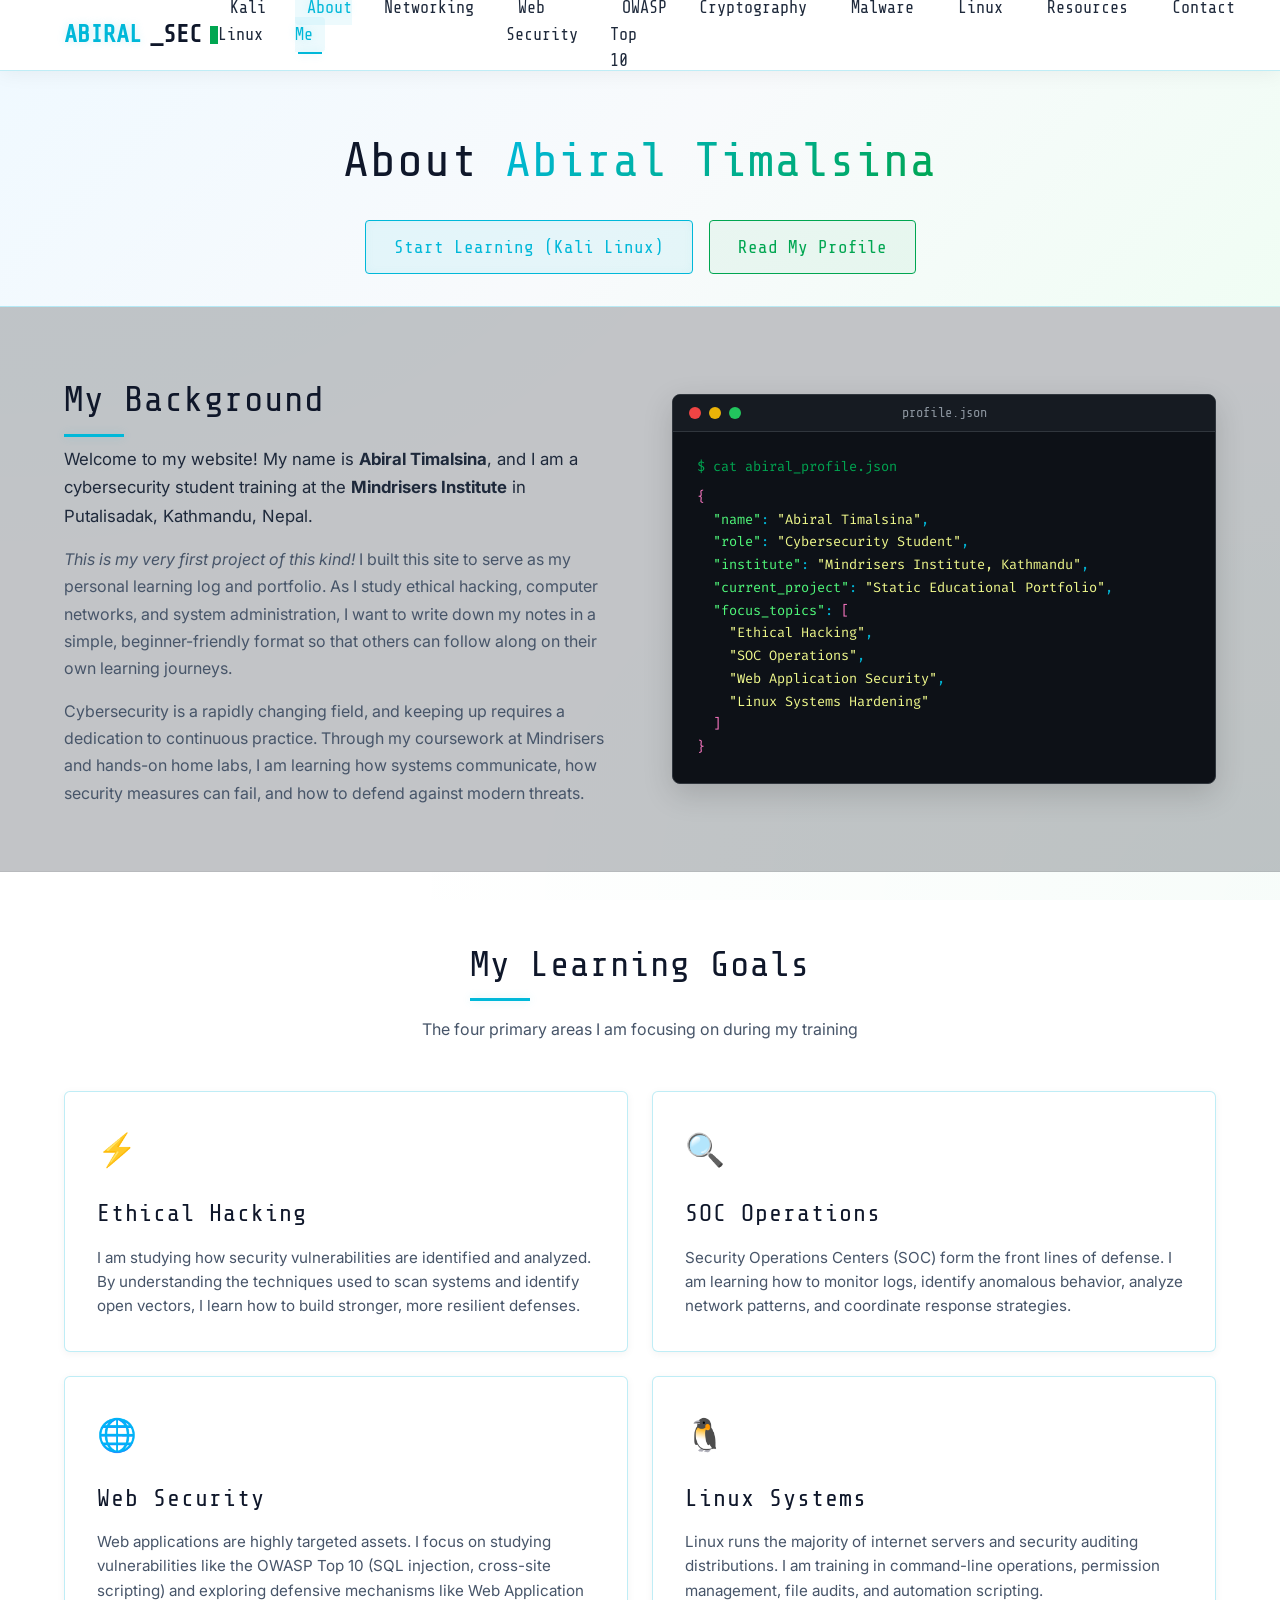
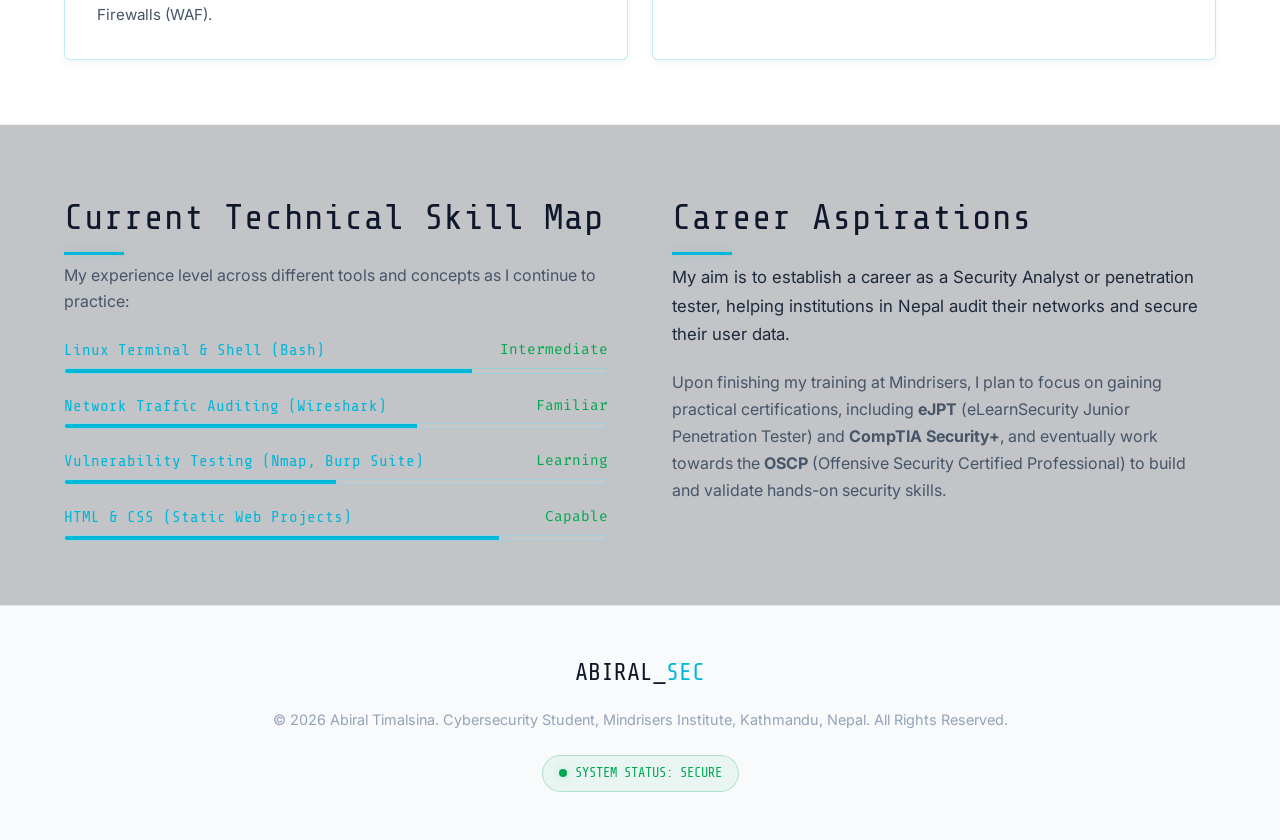
<file: index.html>
<!DOCTYPE html>
<html lang="en">
<head>
    <meta charset="UTF-8">
    <meta name="viewport" content="width=device-width, initial-scale=1.0">
    <meta name="description" content="About Abiral Timalsina. Cybersecurity student at Mindrisers Institute, Putalisadak, Kathmandu, Nepal. Exploring ethical hacking, networking, Linux, and web security.">
    <title>About Me | Abiral's Cybersecurity Journey</title>
    <link rel="stylesheet" href="style.css">
</head>
<body>

    <!-- Header & Navigation Bar -->
    <header>
        <div class="container nav-container">
            <a href="index.html" class="logo">
                <span>ABIRAL</span>_SEC<div class="logo-cursor"></div>
            </a>
            
            <button class="nav-toggle" aria-label="Toggle navigation">
                <span></span>
                <span></span>
                <span></span>
            </button>
            
            <ul class="nav-menu">
                <li class="nav-item"><a href="kali-linux.html">Kali Linux</a></li>
                <li class="nav-item active"><a href="index.html">About Me</a></li>
                <li class="nav-item"><a href="networking.html">Networking</a></li>
                <li class="nav-item"><a href="web-security.html">Web Security</a></li>
                <li class="nav-item"><a href="owasp-top10.html">OWASP Top 10</a></li>
                <li class="nav-item"><a href="cryptography.html">Cryptography</a></li>
                <li class="nav-item"><a href="malware.html">Malware</a></li>
                <li class="nav-item"><a href="linux.html">Linux</a></li>
                <li class="nav-item"><a href="resources.html">Resources</a></li>
                <li class="nav-item"><a href="contact.html">Contact</a></li>
            </ul>
        </div>
    </header>

    <!-- Page Header / Hero -->
    <section class="hero-sec" style="padding: 4rem 0 2rem;">
        <div class="container hero-content text-center">
            <h1 class="hero-title">About <span>Abiral Timalsina</span></h1>
            <p class="hero-desc"></p>
            <div class="btn-group flex-center">
                <a href="kali-linux.html" class="btn btn-primary">Start Learning (Kali Linux)</a>
                <a href="#biography" class="btn btn-secondary">Read My Profile</a>
            </div>
        </div>
    </section>

    <!-- Biography / Profile Section -->
    <section id="biography" style="background: rgba(13, 20, 35, 0.25);">
        <div class="container">
            <div class="grid grid-2" style="align-items: center; gap: 4rem;">
                <div>
                    <h2 class="section-title">My Background</h2>
                    <p style="margin-bottom: 1rem; color: var(--text-main); font-size: 1.05rem; line-height: 1.7;">
                        Welcome to my website! My name is <strong>Abiral Timalsina</strong>, and I am a cybersecurity student training at the <strong>Mindrisers Institute</strong> in Putalisadak, Kathmandu, Nepal.
                    </p>
                    <p style="margin-bottom: 1rem; color: var(--text-muted); font-size: 1rem; line-height: 1.7;">
                        <em>This is my very first project of this kind!</em> I built this site to serve as my personal learning log and portfolio. As I study ethical hacking, computer networks, and system administration, I want to write down my notes in a simple, beginner-friendly format so that others can follow along on their own learning journeys.
                    </p>
                    <p style="color: var(--text-muted); font-size: 1rem; line-height: 1.7;">
                        Cybersecurity is a rapidly changing field, and keeping up requires a dedication to continuous practice. Through my coursework at Mindrisers and hands-on home labs, I am learning how systems communicate, how security measures can fail, and how to defend against modern threats.
                    </p>
                </div>
                
                <div>
                    <div class="terminal">
                        <div class="terminal-header">
                            <div class="terminal-buttons">
                                <div class="terminal-btn close"></div>
                                <div class="terminal-btn minimize"></div>
                                <div class="terminal-btn maximize"></div>
                            </div>
                            <div class="terminal-title">profile.json</div>
                        </div>
                        <div class="terminal-body" style="font-size: 0.85rem;">
                            <p style="color: var(--accent-green); margin-bottom: 0.5rem;">$ cat abiral_profile.json</p>
                            <pre style="border: none; padding: 0; background: transparent; margin: 0; overflow: visible;"><code style="color: var(--accent-cyan);"><span style="color: #ff79c6;">{</span>
  <span style="color: #50fa7b;">"name"</span>: <span style="color: #f1fa8c;">"Abiral Timalsina"</span>,
  <span style="color: #50fa7b;">"role"</span>: <span style="color: #f1fa8c;">"Cybersecurity Student"</span>,
  <span style="color: #50fa7b;">"institute"</span>: <span style="color: #f1fa8c;">"Mindrisers Institute, Kathmandu"</span>,
  <span style="color: #50fa7b;">"current_project"</span>: <span style="color: #f1fa8c;">"Static Educational Portfolio"</span>,
  <span style="color: #50fa7b;">"focus_topics"</span>: <span style="color: #ff79c6;">[</span>
    <span style="color: #f1fa8c;">"Ethical Hacking"</span>,
    <span style="color: #f1fa8c;">"SOC Operations"</span>,
    <span style="color: #f1fa8c;">"Web Application Security"</span>,
    <span style="color: #f1fa8c;">"Linux Systems Hardening"</span>
  <span style="color: #ff79c6;">]</span>
<span style="color: #ff79c6;">}</span></code></pre>
                        </div>
                    </div>
                </div>
            </div>
        </div>
    </section>

    <!-- Learning Goals / Focus Areas -->
    <section id="goals">
        <div class="container">
            <div class="section-header text-center">
                <h2 class="section-title">My Learning Goals</h2>
                <p class="section-subtitle">The four primary areas I am focusing on during my training</p>
            </div>
            
            <div class="grid grid-2">
                <!-- Card 1 -->
                <div class="card">
                    <div class="card-icon">⚡</div>
                    <h3 class="card-title">Ethical Hacking</h3>
                    <p class="card-desc" style="margin-bottom: 0;">
                        I am studying how security vulnerabilities are identified and analyzed. By understanding the techniques used to scan systems and identify open vectors, I learn how to build stronger, more resilient defenses.
                    </p>
                </div>
                <!-- Card 2 -->
                <div class="card">
                    <div class="card-icon">🔍</div>
                    <h3 class="card-title">SOC Operations</h3>
                    <p class="card-desc" style="margin-bottom: 0;">
                        Security Operations Centers (SOC) form the front lines of defense. I am learning how to monitor logs, identify anomalous behavior, analyze network patterns, and coordinate response strategies.
                    </p>
                </div>
                <!-- Card 3 -->
                <div class="card">
                    <div class="card-icon">🌐</div>
                    <h3 class="card-title">Web Security</h3>
                    <p class="card-desc" style="margin-bottom: 0;">
                        Web applications are highly targeted assets. I focus on studying vulnerabilities like the OWASP Top 10 (SQL injection, cross-site scripting) and exploring defensive mechanisms like Web Application Firewalls (WAF).
                    </p>
                </div>
                <!-- Card 4 -->
                <div class="card">
                    <div class="card-icon">🐧</div>
                    <h3 class="card-title">Linux Systems</h3>
                    <p class="card-desc" style="margin-bottom: 0;">
                        Linux runs the majority of internet servers and security auditing distributions. I am training in command-line operations, permission management, file audits, and automation scripting.
                    </p>
                </div>
            </div>
        </div>
    </section>

    <!-- Skills & Aspirations Section -->
    <section id="skills" style="background: rgba(13, 20, 35, 0.25);">
        <div class="container">
            <div class="grid grid-2" style="gap: 4rem;">
                <div>
                    <h2 class="section-title">Current Technical Skill Map</h2>
                    <p style="margin-bottom: 1.5rem; color: var(--text-muted);">
                        My experience level across different tools and concepts as I continue to practice:
                    </p>
                    
                    <div style="display: flex; flex-direction: column; gap: 1.25rem;">
                        <!-- Skill 1 -->
                        <div>
                            <div style="display: flex; justify-content: space-between; margin-bottom: 0.25rem;">
                                <span style="font-family: var(--font-heading); font-size: 1rem; color: var(--accent-cyan);">Linux Terminal & Shell (Bash)</span>
                                <span style="font-family: var(--font-code); font-size: 0.9rem; color: var(--accent-green);">Intermediate</span>
                            </div>
                            <div style="width: 100%; height: 6px; background: rgba(255, 255, 255, 0.05); border-radius: 3px; overflow: hidden; border: 1px solid rgba(0, 240, 255, 0.2);">
                                <div style="width: 75%; height: 100%; background: var(--accent-cyan); box-shadow: var(--shadow-cyan);"></div>
                            </div>
                        </div>
                        
                        <!-- Skill 2 -->
                        <div>
                            <div style="display: flex; justify-content: space-between; margin-bottom: 0.25rem;">
                                <span style="font-family: var(--font-heading); font-size: 1rem; color: var(--accent-cyan);">Network Traffic Auditing (Wireshark)</span>
                                <span style="font-family: var(--font-code); font-size: 0.9rem; color: var(--accent-green);">Familiar</span>
                            </div>
                            <div style="width: 100%; height: 6px; background: rgba(255, 255, 255, 0.05); border-radius: 3px; overflow: hidden; border: 1px solid rgba(0, 240, 255, 0.2);">
                                <div style="width: 65%; height: 100%; background: var(--accent-cyan); box-shadow: var(--shadow-cyan);"></div>
                            </div>
                        </div>

                        <!-- Skill 3 -->
                        <div>
                            <div style="display: flex; justify-content: space-between; margin-bottom: 0.25rem;">
                                <span style="font-family: var(--font-heading); font-size: 1rem; color: var(--accent-cyan);">Vulnerability Testing (Nmap, Burp Suite)</span>
                                <span style="font-family: var(--font-code); font-size: 0.9rem; color: var(--accent-green);">Learning</span>
                            </div>
                            <div style="width: 100%; height: 6px; background: rgba(255, 255, 255, 0.05); border-radius: 3px; overflow: hidden; border: 1px solid rgba(0, 240, 255, 0.2);">
                                <div style="width: 50%; height: 100%; background: var(--accent-cyan); box-shadow: var(--shadow-cyan);"></div>
                            </div>
                        </div>

                        <!-- Skill 4 -->
                        <div>
                            <div style="display: flex; justify-content: space-between; margin-bottom: 0.25rem;">
                                <span style="font-family: var(--font-heading); font-size: 1rem; color: var(--accent-cyan);">HTML & CSS (Static Web Projects)</span>
                                <span style="font-family: var(--font-code); font-size: 0.9rem; color: var(--accent-green);">Capable</span>
                            </div>
                            <div style="width: 100%; height: 6px; background: rgba(255, 255, 255, 0.05); border-radius: 3px; overflow: hidden; border: 1px solid rgba(0, 240, 255, 0.2);">
                                <div style="width: 80%; height: 100%; background: var(--accent-cyan); box-shadow: var(--shadow-cyan);"></div>
                            </div>
                        </div>
                    </div>
                </div>
                
                <div>
                    <h2 class="section-title">Career Aspirations</h2>
                    <p style="margin-bottom: 1.25rem; color: var(--text-main); font-size: 1.05rem; line-height: 1.7;">
                        My aim is to establish a career as a Security Analyst or penetration tester, helping institutions in Nepal audit their networks and secure their user data.
                    </p>
                    <p style="color: var(--text-muted); font-size: 1rem; line-height: 1.7;">
                        Upon finishing my training at Mindrisers, I plan to focus on gaining practical certifications, including <strong>eJPT</strong> (eLearnSecurity Junior Penetration Tester) and <strong>CompTIA Security+</strong>, and eventually work towards the <strong>OSCP</strong> (Offensive Security Certified Professional) to build and validate hands-on security skills.
                    </p>
                </div>
            </div>
        </div>
    </section>

    <!-- Footer -->
    <footer>
        <div class="container">
            <div class="footer-logo">ABIRAL_<span>SEC</span></div>
            <p class="footer-text">
                &copy; 2026 Abiral Timalsina. Cybersecurity Student, Mindrisers Institute, Kathmandu, Nepal. All Rights Reserved.
            </p>
            <div class="system-status">
                <div class="status-dot"></div>
                <span>SYSTEM STATUS: SECURE</span>
            </div>
        </div>
    </footer>

</body>
</html>
</file>
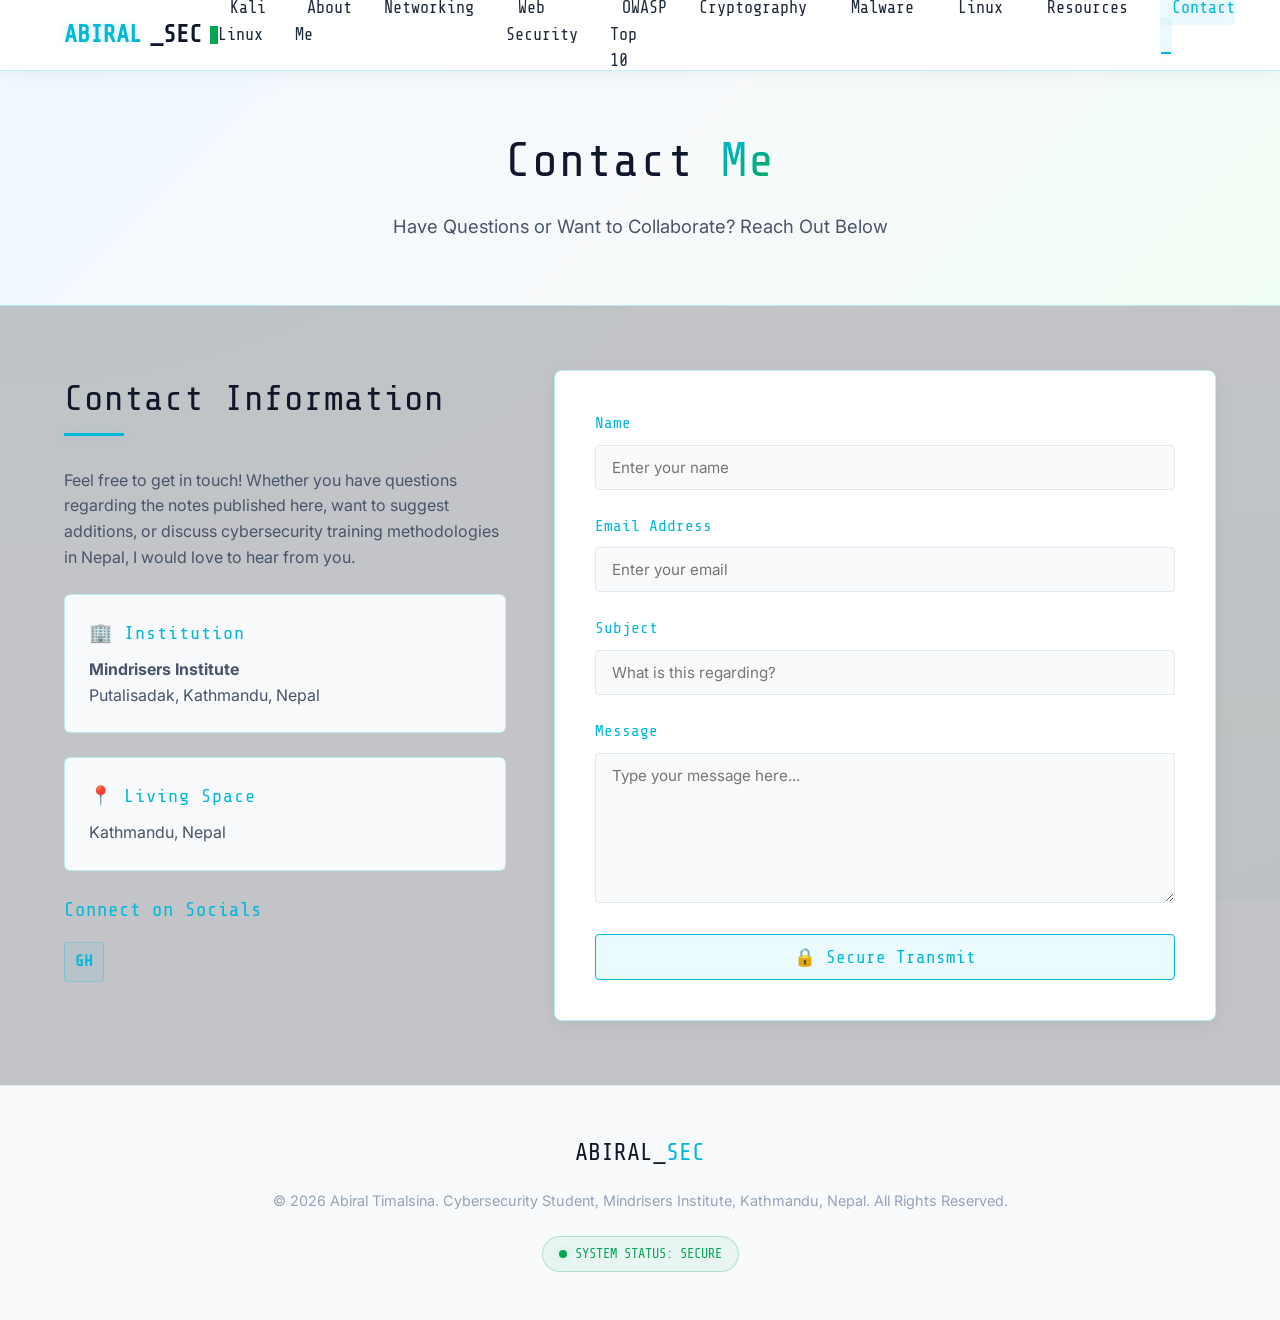
<file: contact.html>
<!DOCTYPE html>
<html lang="en">
<head>
    <meta charset="UTF-8">
    <meta name="viewport" content="width=device-width, initial-scale=1.0">
    <meta name="description" content="Get in touch with Abiral Timalsina. Ask questions, send feedback, or discuss cybersecurity topics.">
    <title>Contact Me | Abiral's Cybersecurity Journey</title>
    <link rel="stylesheet" href="style.css">
</head>
<body>

    <!-- Header & Navigation Bar -->
    <header>
        <div class="container nav-container">
            <a href="index.html" class="logo">
                <span>ABIRAL</span>_SEC<div class="logo-cursor"></div>
            </a>
            
            <button class="nav-toggle" aria-label="Toggle navigation">
                <span></span>
                <span></span>
                <span></span>
            </button>
            
            <ul class="nav-menu">
                <li class="nav-item"><a href="kali-linux.html">Kali Linux</a></li>
                <li class="nav-item"><a href="index.html">About Me</a></li>
                <li class="nav-item"><a href="networking.html">Networking</a></li>
                <li class="nav-item"><a href="web-security.html">Web Security</a></li>
                <li class="nav-item"><a href="owasp-top10.html">OWASP Top 10</a></li>
                <li class="nav-item"><a href="cryptography.html">Cryptography</a></li>
                <li class="nav-item"><a href="malware.html">Malware</a></li>
                <li class="nav-item"><a href="linux.html">Linux</a></li>
                <li class="nav-item"><a href="resources.html">Resources</a></li>
                <li class="nav-item active"><a href="contact.html">Contact</a></li>
            </ul>
        </div>
    </header>

    <!-- Page Header -->
    <section class="hero-sec" style="padding: 4rem 0 2rem;">
        <div class="container hero-content text-center">
            <h1 class="hero-title">Contact <span>Me</span></h1>
            <p class="hero-desc">Have Questions or Want to Collaborate? Reach Out Below</p>
        </div>
    </section>

    <!-- Contact Content Grid -->
    <section style="background: rgba(13, 20, 35, 0.25);">
        <div class="container">
            <div class="contact-grid">
                <!-- Info Column -->
                <div class="contact-info">
                    <h2 class="section-title">Contact Information</h2>
                    <p style="color: var(--text-muted); line-height: 1.6;">
                        Feel free to get in touch! Whether you have questions regarding the notes published here, want to suggest additions, or discuss cybersecurity training methodologies in Nepal, I would love to hear from you.
                    </p>

                    <!-- Info Cards -->
                    <div class="contact-info-card">
                        <h3>🏢 Institution</h3>
                        <p>
                            <strong>Mindrisers Institute</strong><br>
                            Putalisadak, Kathmandu, Nepal
                        </p>
                    </div>

                    <div class="contact-info-card">
                        <h3>📍 Living Space</h3>
                        <p>Kathmandu, Nepal</p>
                    </div>

                    <div>
                        <h3 style="font-family: var(--font-heading); font-size: 1.2rem; color: var(--accent-cyan); margin-bottom: 0.5rem;">Connect on Socials</h3>
                        <div class="social-links">
                            <a href="https://github.com/abiraldada-cyber" target="_blank" class="social-icon" title="GitHub">
  GH
                            </a>
                           
                        </div>
                    </div>
                </div>

                <!-- Form Column -->
                <div>
                    <form class="contact-form" action="#" method="POST" onsubmit="event.preventDefault(); alert('Transmission Secured: (Form submission simulated. In production, connect this to a mail handler!)');">
                        <div class="form-group">
                            <label for="name">Name</label>
                            <input type="text" id="name" name="name" class="form-control" placeholder="Enter your name" required>
                        </div>

                        <div class="form-group">
                            <label for="email">Email Address</label>
                            <input type="email" id="email" name="email" class="form-control" placeholder="Enter your email" required>
                        </div>

                        <div class="form-group">
                            <label for="subject">Subject</label>
                            <input type="text" id="subject" name="subject" class="form-control" placeholder="What is this regarding?" required>
                        </div>

                        <div class="form-group">
                            <label for="message">Message</label>
                            <textarea id="message" name="message" class="form-control" placeholder="Type your message here..." required></textarea>
                        </div>

                        <button type="submit" class="btn btn-primary" style="width: 100%; justify-content: center; font-size: 1.1rem;">
                            🔒 Secure Transmit
                        </button>
                    </form>
                </div>
            </div>
        </div>
    </section>

    <!-- Footer -->
    <footer>
        <div class="container">
            <div class="footer-logo">ABIRAL_<span>SEC</span></div>
            <p class="footer-text">
                &copy; 2026 Abiral Timalsina. Cybersecurity Student, Mindrisers Institute, Kathmandu, Nepal. All Rights Reserved.
            </p>
            <div class="system-status">
                <div class="status-dot"></div>
                <span>SYSTEM STATUS: SECURE</span>
            </div>
        </div>
    </footer>

</body>
</html>
</file>
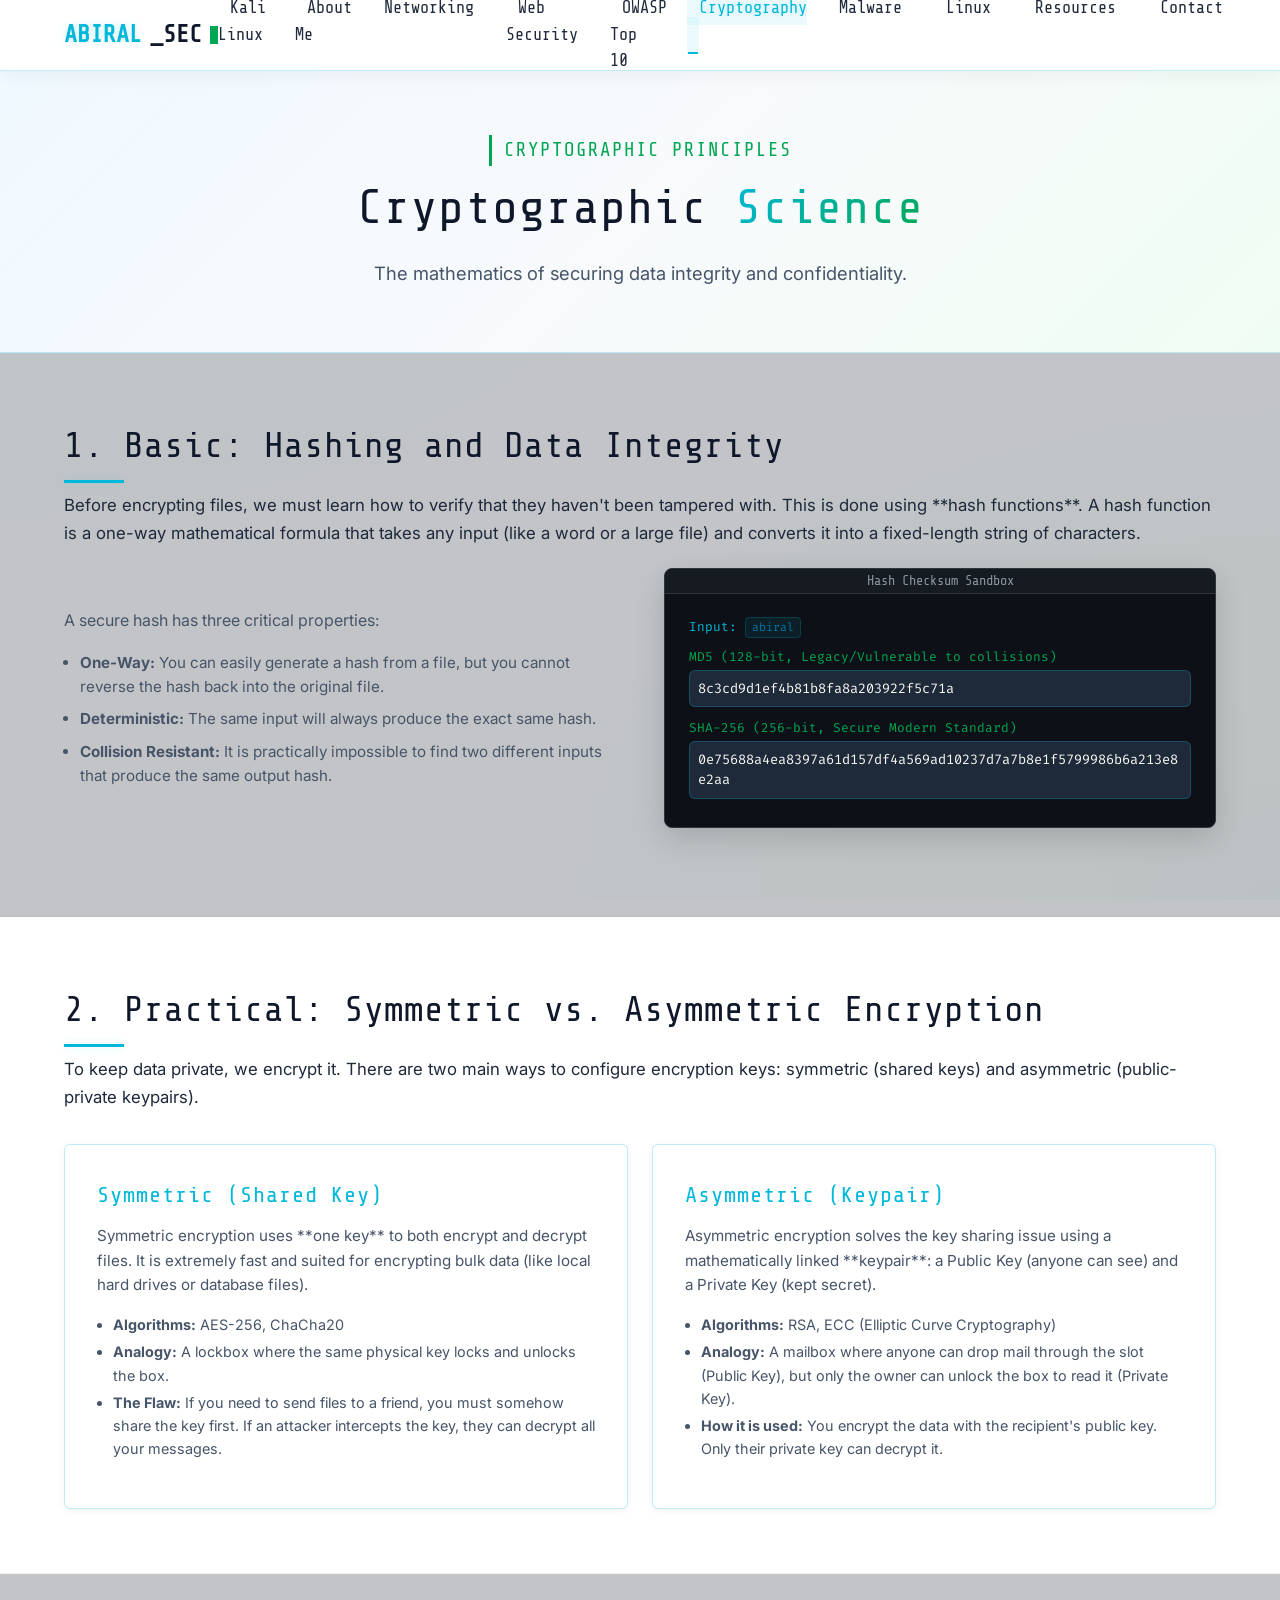
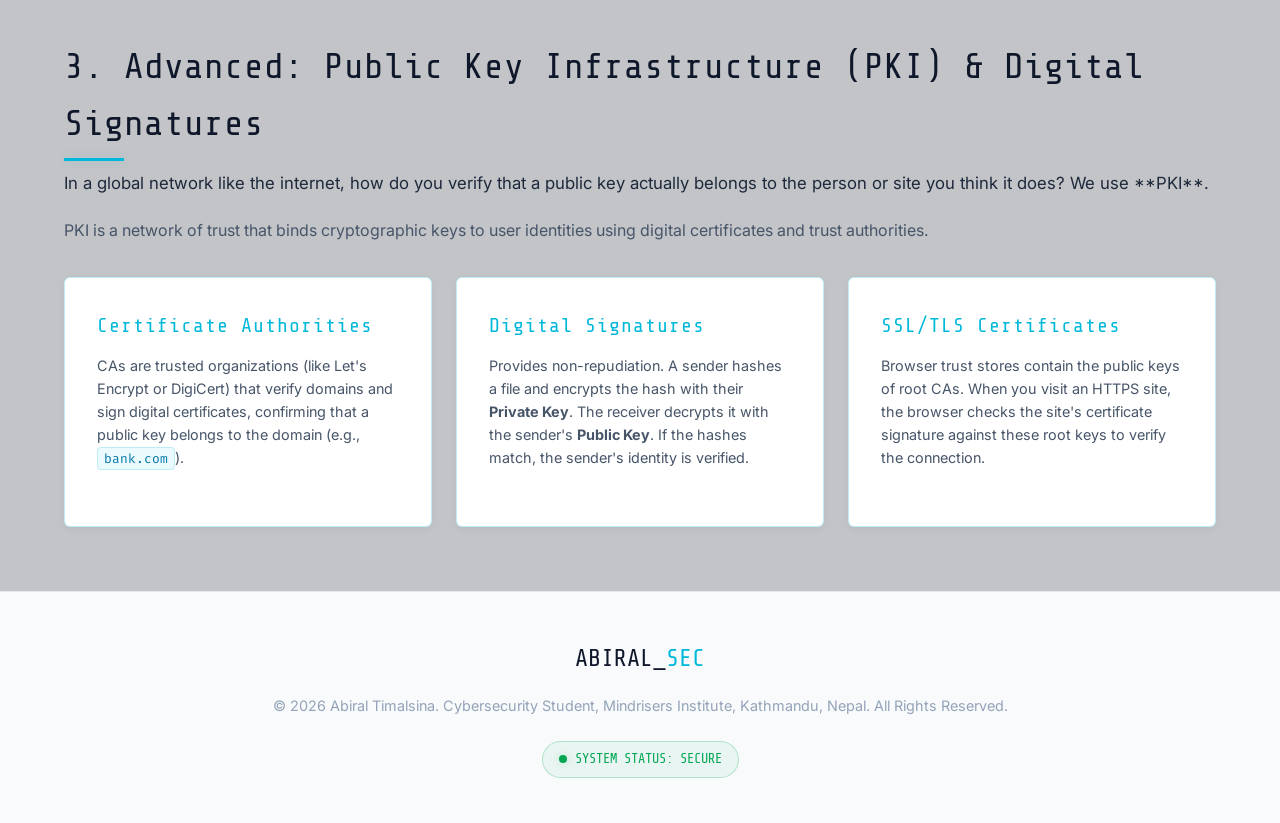
<file: cryptography.html>
<!DOCTYPE html>
<html lang="en">
<head>
    <meta charset="UTF-8">
    <meta name="viewport" content="width=device-width, initial-scale=1.0">
    <meta name="description" content="Introduction to cryptography. Explore hash functions (SHA-256), symmetric vs asymmetric encryption (AES, RSA), and Public Key Infrastructure (PKI).">
    <title>Cryptography | Abiral's Cybersecurity Journey</title>
    <link rel="stylesheet" href="style.css">
</head>
<body>

    <!-- Header & Navigation Bar -->
    <header>
        <div class="container nav-container">
            <a href="index.html" class="logo">
                <span>ABIRAL</span>_SEC<div class="logo-cursor"></div>
            </a>
            
            <button class="nav-toggle" aria-label="Toggle navigation">
                <span></span>
                <span></span>
                <span></span>
            </button>
            
            <ul class="nav-menu">
                <li class="nav-item"><a href="kali-linux.html">Kali Linux</a></li>
                <li class="nav-item"><a href="index.html">About Me</a></li>
                <li class="nav-item"><a href="networking.html">Networking</a></li>
                <li class="nav-item"><a href="web-security.html">Web Security</a></li>
                <li class="nav-item"><a href="owasp-top10.html">OWASP Top 10</a></li>
                <li class="nav-item active"><a href="cryptography.html">Cryptography</a></li>
                <li class="nav-item"><a href="malware.html">Malware</a></li>
                <li class="nav-item"><a href="linux.html">Linux</a></li>
                <li class="nav-item"><a href="resources.html">Resources</a></li>
                <li class="nav-item"><a href="contact.html">Contact</a></li>
            </ul>
        </div>
    </header>

    <!-- Page Header -->
    <section class="hero-sec" style="padding: 4rem 0 2rem;">
        <div class="container hero-content text-center">
            <span class="hero-subtitle">CRYPTOGRAPHIC PRINCIPLES</span>
            <h1 class="hero-title">Cryptographic <span>Science</span></h1>
            <p class="hero-desc">The mathematics of securing data integrity and confidentiality.</p>
        </div>
    </section>

    <!-- Basic Section -->
    <section id="basic" style="background: rgba(13, 20, 35, 0.25);">
        <div class="container">
            <h2 class="section-title">1. Basic: Hashing and Data Integrity</h2>
            <p style="margin-bottom: 1.25rem; color: var(--text-main); font-size: 1.05rem; line-height: 1.7;">
                Before encrypting files, we must learn how to verify that they haven't been tampered with. This is done using **hash functions**. A hash function is a one-way mathematical formula that takes any input (like a word or a large file) and converts it into a fixed-length string of characters.
            </p>
            <div class="grid grid-2" style="align-items: center; gap: 3rem; margin-bottom: 1.5rem;">
                <div>
                    <p style="color: var(--text-muted); line-height: 1.7; margin-bottom: 1rem;">
                        A secure hash has three critical properties:
                    </p>
                    <ul style="color: var(--text-muted); font-size: 0.95rem; padding-left: 1rem; display: flex; flex-direction: column; gap: 0.5rem;">
                        <li><strong>One-Way:</strong> You can easily generate a hash from a file, but you cannot reverse the hash back into the original file.</li>
                        <li><strong>Deterministic:</strong> The same input will always produce the exact same hash.</li>
                        <li><strong>Collision Resistant:</strong> It is practically impossible to find two different inputs that produce the same output hash.</li>
                    </ul>
                </div>
                <div>
                    <div class="terminal">
                        <div class="terminal-header">
                            <div class="terminal-title">Hash Checksum Sandbox</div>
                        </div>
                        <div class="terminal-body" style="font-size: 0.8rem; line-height: 1.4;">
                            <p style="margin-bottom: 0.5rem;"><span class="accent-text-cyan">Input:</span> <code>abiral</code></p>
                            
                            <p style="margin-top: 0.75rem;" class="accent-text-green">MD5 (128-bit, Legacy/Vulnerable to collisions)</p>
                            <pre style="margin: 0.25rem 0; padding: 0.5rem; font-size: 0.75rem;"><code>8c3cd9d1ef4b81b8fa8a203922f5c71a</code></pre>
                            
                            <p style="margin-top: 0.75rem;" class="accent-text-green">SHA-256 (256-bit, Secure Modern Standard)</p>
                            <pre style="margin: 0.25rem 0; padding: 0.5rem; font-size: 0.75rem; white-space: pre-wrap; word-break: break-all;"><code>0e75688a4ea8397a61d157df4a569ad10237d7a7b8e1f5799986b6a213e8e2aa</code></pre>
                        </div>
                    </div>
                </div>
            </div>
        </div>
    </section>

    <!-- Practical Section -->
    <section id="practical">
        <div class="container">
            <h2 class="section-title">2. Practical: Symmetric vs. Asymmetric Encryption</h2>
            <p style="margin-bottom: 2rem; color: var(--text-main); font-size: 1.05rem; line-height: 1.7;">
                To keep data private, we encrypt it. There are two main ways to configure encryption keys: symmetric (shared keys) and asymmetric (public-private keypairs).
            </p>

            <div class="grid grid-2">
                <!-- Symmetric -->
                <div class="card">
                    <h3 class="accent-text-cyan" style="font-family: var(--font-heading); font-size: 1.4rem; margin-bottom: 0.75rem;">Symmetric (Shared Key)</h3>
                    <p style="color: var(--text-muted); font-size: 0.95rem; line-height: 1.6; margin-bottom: 1rem;">
                        Symmetric encryption uses **one key** to both encrypt and decrypt files. It is extremely fast and suited for encrypting bulk data (like local hard drives or database files).
                    </p>
                    <ul style="color: var(--text-muted); font-size: 0.9rem; padding-left: 1rem; display: flex; flex-direction: column; gap: 0.25rem; margin-bottom: 1rem;">
                        <li><strong>Algorithms:</strong> AES-256, ChaCha20</li>
                        <li><strong>Analogy:</strong> A lockbox where the same physical key locks and unlocks the box.</li>
                        <li><strong>The Flaw:</strong> If you need to send files to a friend, you must somehow share the key first. If an attacker intercepts the key, they can decrypt all your messages.</li>
                    </ul>
                </div>

                <!-- Asymmetric -->
                <div class="card">
                    <h3 class="accent-text-cyan" style="font-family: var(--font-heading); font-size: 1.4rem; margin-bottom: 0.75rem;">Asymmetric (Keypair)</h3>
                    <p style="color: var(--text-muted); font-size: 0.95rem; line-height: 1.6; margin-bottom: 1rem;">
                        Asymmetric encryption solves the key sharing issue using a mathematically linked **keypair**: a Public Key (anyone can see) and a Private Key (kept secret).
                    </p>
                    <ul style="color: var(--text-muted); font-size: 0.9rem; padding-left: 1rem; display: flex; flex-direction: column; gap: 0.25rem; margin-bottom: 1rem;">
                        <li><strong>Algorithms:</strong> RSA, ECC (Elliptic Curve Cryptography)</li>
                        <li><strong>Analogy:</strong> A mailbox where anyone can drop mail through the slot (Public Key), but only the owner can unlock the box to read it (Private Key).</li>
                        <li><strong>How it is used:</strong> You encrypt the data with the recipient's public key. Only their private key can decrypt it.</li>
                    </ul>
                </div>
            </div>
        </div>
    </section>

    <!-- Advanced Section -->
    <section id="advanced" style="background: rgba(13, 20, 35, 0.25);">
        <div class="container">
            <h2 class="section-title">3. Advanced: Public Key Infrastructure (PKI) & Digital Signatures</h2>
            <p style="margin-bottom: 1.25rem; color: var(--text-main); font-size: 1.05rem; line-height: 1.7;">
                In a global network like the internet, how do you verify that a public key actually belongs to the person or site you think it does? We use **PKI**.
            </p>
            <p style="color: var(--text-muted); line-height: 1.7; margin-bottom: 2rem;">
                PKI is a network of trust that binds cryptographic keys to user identities using digital certificates and trust authorities.
            </p>

            <div class="grid grid-3">
                <div class="card">
                    <h3 class="card-title" style="font-size: 1.25rem; color: var(--accent-cyan);">Certificate Authorities</h3>
                    <p class="card-desc" style="font-size: 0.9rem; color: var(--text-muted);">
                        CAs are trusted organizations (like Let's Encrypt or DigiCert) that verify domains and sign digital certificates, confirming that a public key belongs to the domain (e.g., <code>bank.com</code>).
                    </p>
                </div>

                <div class="card">
                    <h3 class="card-title" style="font-size: 1.25rem; color: var(--accent-cyan);">Digital Signatures</h3>
                    <p class="card-desc" style="font-size: 0.9rem; color: var(--text-muted);">
                        Provides non-repudiation. A sender hashes a file and encrypts the hash with their <strong>Private Key</strong>. The receiver decrypts it with the sender's <strong>Public Key</strong>. If the hashes match, the sender's identity is verified.
                    </p>
                </div>

                <div class="card">
                    <h3 class="card-title" style="font-size: 1.25rem; color: var(--accent-cyan);">SSL/TLS Certificates</h3>
                    <p class="card-desc" style="font-size: 0.9rem; color: var(--text-muted);">
                        Browser trust stores contain the public keys of root CAs. When you visit an HTTPS site, the browser checks the site's certificate signature against these root keys to verify the connection.
                    </p>
                </div>
            </div>
        </div>
    </section>

    <!-- Footer -->
    <footer>
        <div class="container">
            <div class="footer-logo">ABIRAL_<span>SEC</span></div>
            <p class="footer-text">
                &copy; 2026 Abiral Timalsina. Cybersecurity Student, Mindrisers Institute, Kathmandu, Nepal. All Rights Reserved.
            </p>
            <div class="system-status">
                <div class="status-dot"></div>
                <span>SYSTEM STATUS: SECURE</span>
            </div>
        </div>
    </footer>

</body>
</html>
</file>
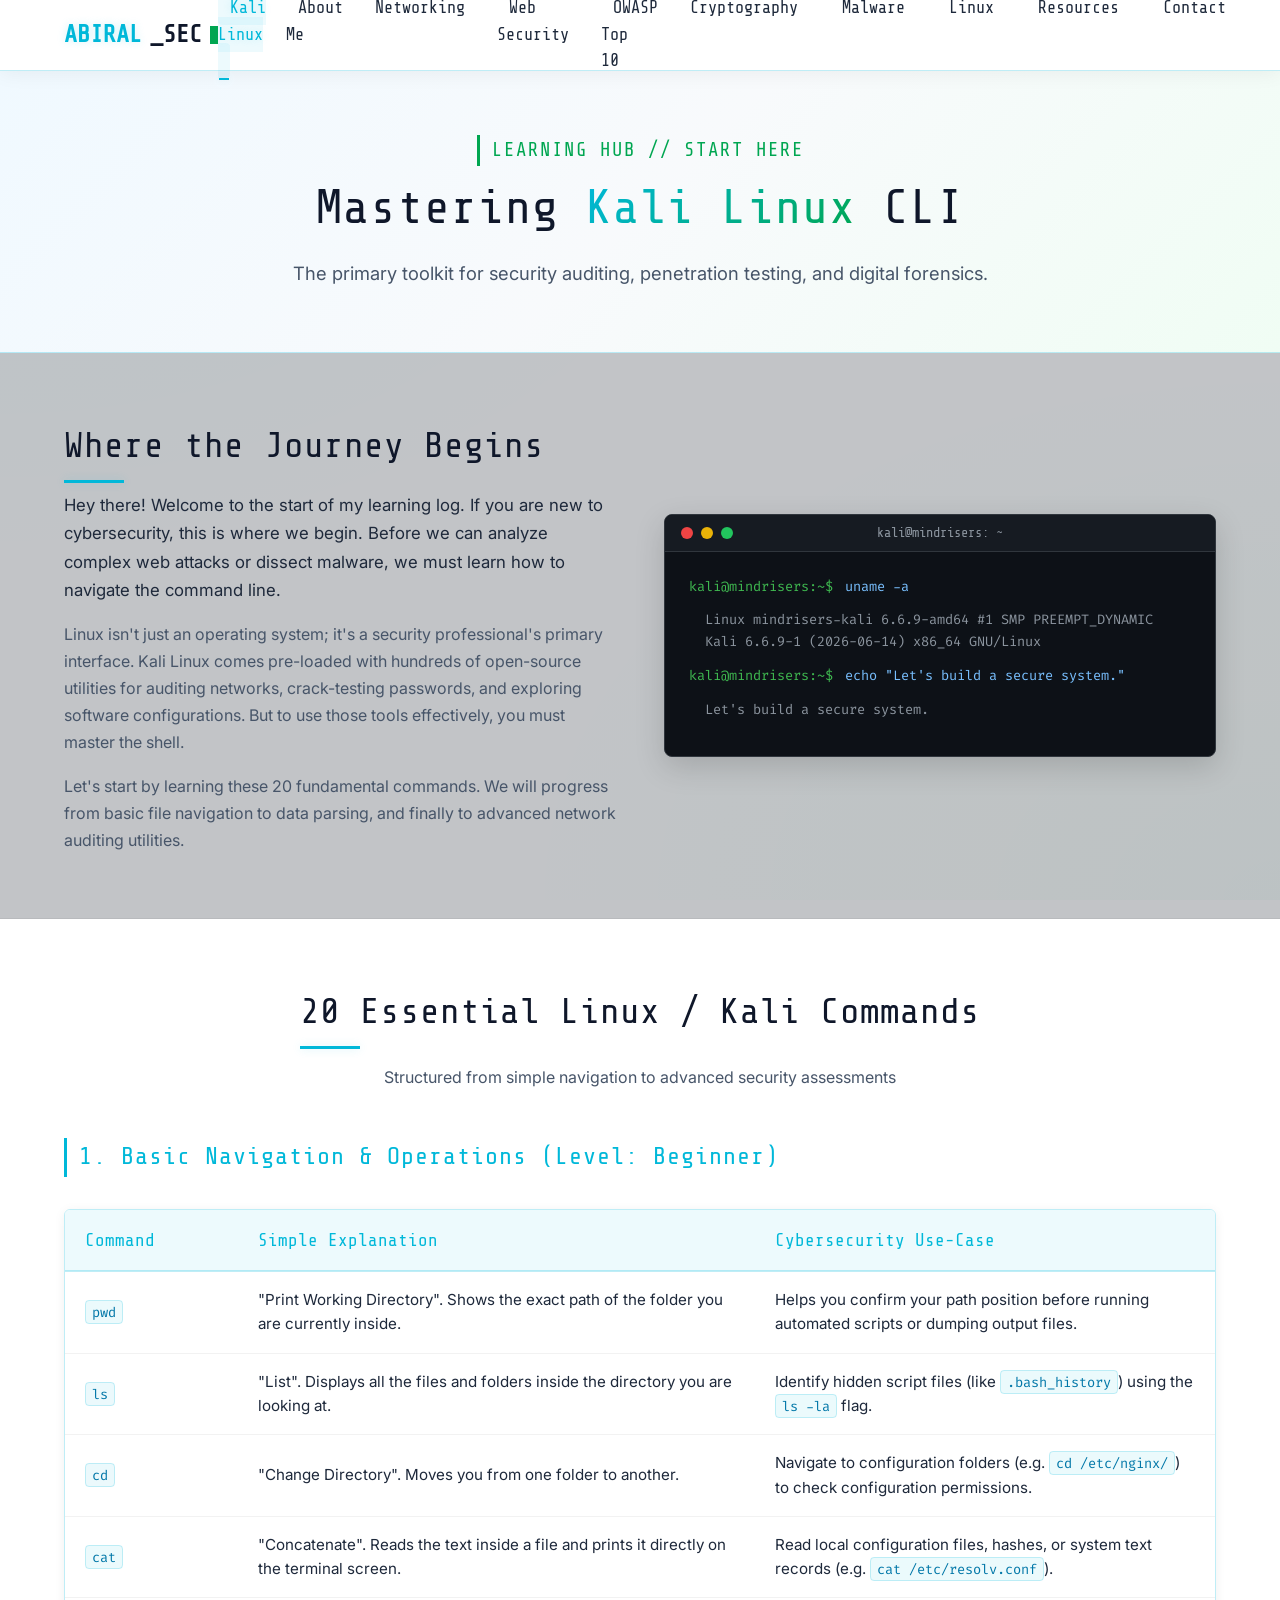
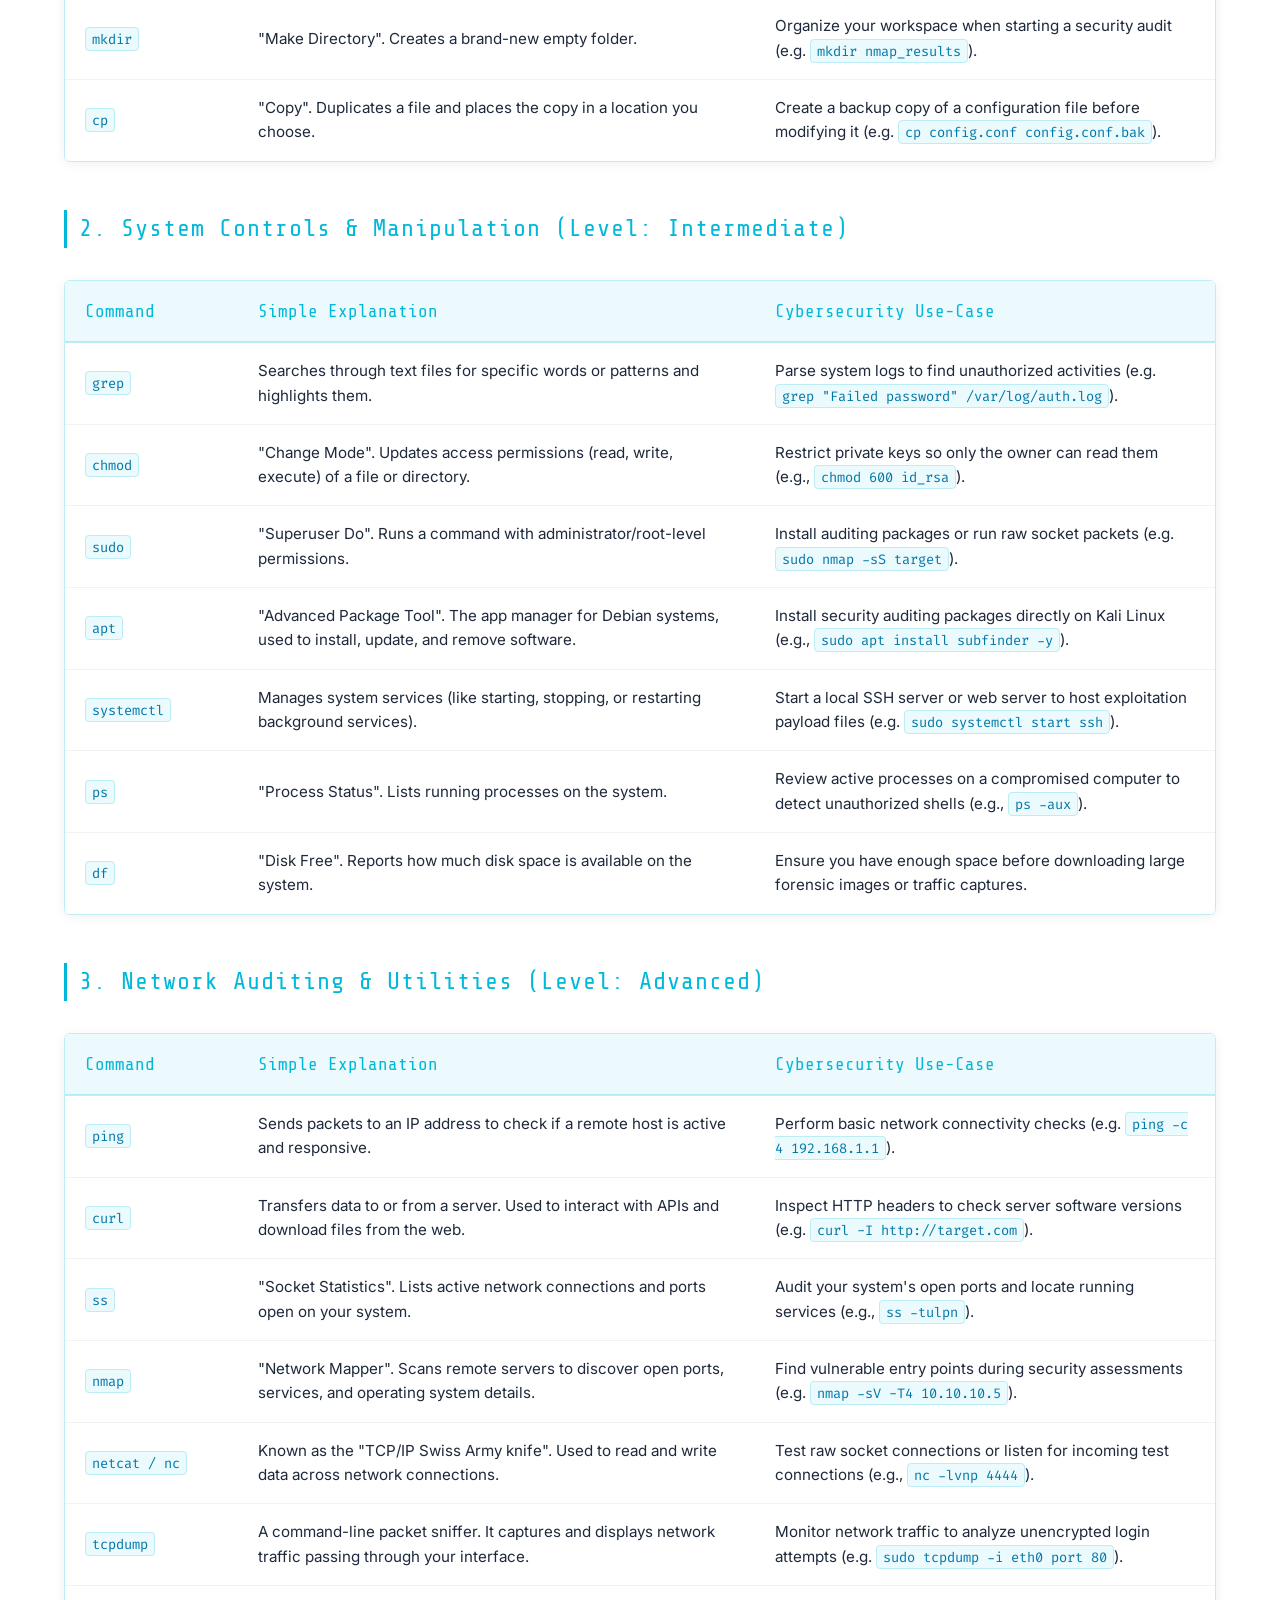
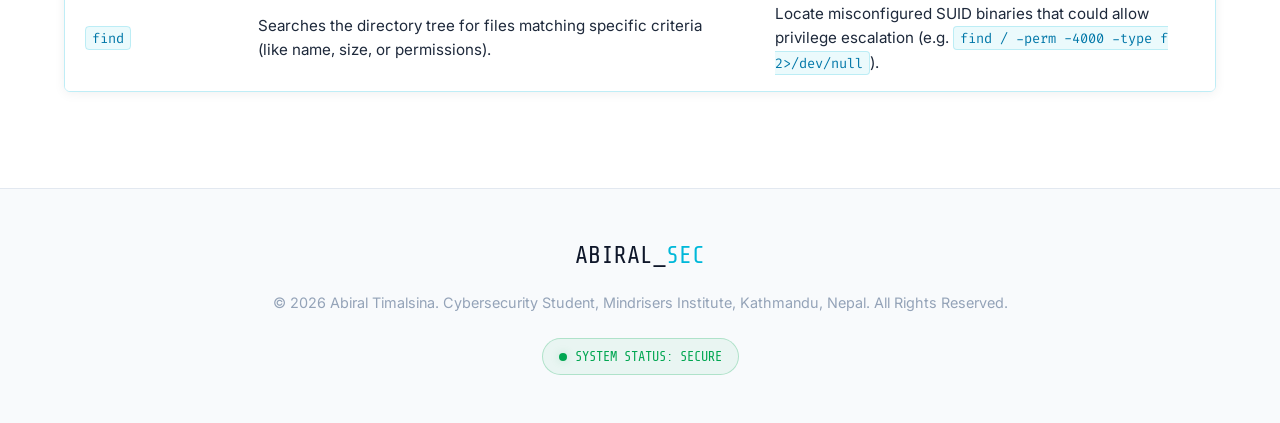
<file: kali-linux.html>
<!DOCTYPE html>
<html lang="en">
<head>
    <meta charset="UTF-8">
    <meta name="viewport" content="width=device-width, initial-scale=1.0">
    <meta name="description" content="Start your cybersecurity learning journey here. Master 20 essential Kali Linux commands from basic file navigation to advanced security auditing.">
    <title>Kali Linux Commands | Abiral's Cybersecurity Journey</title>
    <link rel="stylesheet" href="style.css">
</head>
<body>

    <!-- Header & Navigation Bar -->
    <header>
        <div class="container nav-container">
            <a href="index.html" class="logo">
                <span>ABIRAL</span>_SEC<div class="logo-cursor"></div>
            </a>
            
            <button class="nav-toggle" aria-label="Toggle navigation">
                <span></span>
                <span></span>
                <span></span>
            </button>
            
            <ul class="nav-menu">
                <li class="nav-item active"><a href="kali-linux.html">Kali Linux</a></li>
                <li class="nav-item"><a href="index.html">About Me</a></li>
                <li class="nav-item"><a href="networking.html">Networking</a></li>
                <li class="nav-item"><a href="web-security.html">Web Security</a></li>
                <li class="nav-item"><a href="owasp-top10.html">OWASP Top 10</a></li>
                <li class="nav-item"><a href="cryptography.html">Cryptography</a></li>
                <li class="nav-item"><a href="malware.html">Malware</a></li>
                <li class="nav-item"><a href="linux.html">Linux</a></li>
                <li class="nav-item"><a href="resources.html">Resources</a></li>
                <li class="nav-item"><a href="contact.html">Contact</a></li>
            </ul>
        </div>
    </header>

    <!-- Page Header -->
    <section class="hero-sec" style="padding: 4rem 0 2rem;">
        <div class="container hero-content text-center">
            <span class="hero-subtitle">LEARNING HUB // START HERE</span>
            <h1 class="hero-title">Mastering <span>Kali Linux</span> CLI</h1>
            <p class="hero-desc">The primary toolkit for security auditing, penetration testing, and digital forensics.</p>
        </div>
    </section>

    <!-- Introduction Section -->
    <section id="intro" style="background: rgba(13, 20, 35, 0.25);">
        <div class="container">
            <div class="grid grid-2" style="align-items: center; gap: 3rem;">
                <div>
                    <h2 class="section-title">Where the Journey Begins</h2>
                    <p style="margin-bottom: 1rem; color: var(--text-main); font-size: 1.05rem; line-height: 1.7;">
                        Hey there! Welcome to the start of my learning log. If you are new to cybersecurity, this is where we begin. Before we can analyze complex web attacks or dissect malware, we must learn how to navigate the command line.
                    </p>
                    <p style="color: var(--text-muted); line-height: 1.7; margin-bottom: 1rem;">
                        Linux isn't just an operating system; it's a security professional's primary interface. Kali Linux comes pre-loaded with hundreds of open-source utilities for auditing networks, crack-testing passwords, and exploring software configurations. But to use those tools effectively, you must master the shell.
                    </p>
                    <p style="color: var(--text-muted); line-height: 1.7;">
                        Let's start by learning these 20 fundamental commands. We will progress from basic file navigation to data parsing, and finally to advanced network auditing utilities.
                    </p>
                </div>
                <div>
                    <div class="terminal">
                        <div class="terminal-header">
                            <div class="terminal-buttons">
                                <div class="terminal-btn close"></div>
                                <div class="terminal-btn minimize"></div>
                                <div class="terminal-btn maximize"></div>
                            </div>
                            <div class="terminal-title">kali@mindrisers: ~</div>
                        </div>
                        <div class="terminal-body" style="font-size: 0.85rem;">
                            <div class="terminal-line">
                                <span class="terminal-prompt">kali@mindrisers:~$</span>
                                <span class="terminal-input">uname -a</span>
                            </div>
                            <div class="terminal-output">
                                Linux mindrisers-kali 6.6.9-amd64 #1 SMP PREEMPT_DYNAMIC Kali 6.6.9-1 (2026-06-14) x86_64 GNU/Linux
                            </div>
                            <div class="terminal-line">
                                <span class="terminal-prompt">kali@mindrisers:~$</span>
                                <span class="terminal-input">echo "Let's build a secure system."</span>
                            </div>
                            <div class="terminal-output">
                                Let's build a secure system.
                            </div>
                        </div>
                    </div>
                </div>
            </div>
        </div>
    </section>

    <!-- 20 Commands Section -->
    <section id="commands">
        <div class="container">
            <div class="section-header text-center">
                <h2 class="section-title">20 Essential Linux / Kali Commands</h2>
                <p class="section-subtitle">Structured from simple navigation to advanced security assessments</p>
            </div>

            <!-- Basic Commands -->
            <div style="margin-bottom: 3rem;">
                <h3 style="font-family: var(--font-heading); font-size: 1.5rem; color: var(--accent-cyan); margin-bottom: 1rem; border-left: 3px solid var(--accent-cyan); padding-left: 0.75rem;">1. Basic Navigation & Operations (Level: Beginner)</h3>
                <div class="cyber-table-wrapper">
                    <table class="cyber-table">
                        <thead>
                            <tr>
                                <th style="width: 15%;">Command</th>
                                <th style="width: 45%;">Simple Explanation</th>
                                <th style="width: 40%;">Cybersecurity Use-Case</th>
                            </tr>
                        </thead>
                        <tbody>
                            <tr>
                                <td class="accent-text-green"><code>pwd</code></td>
                                <td>"Print Working Directory". Shows the exact path of the folder you are currently inside.</td>
                                <td>Helps you confirm your path position before running automated scripts or dumping output files.</td>
                            </tr>
                            <tr>
                                <td class="accent-text-green"><code>ls</code></td>
                                <td>"List". Displays all the files and folders inside the directory you are looking at.</td>
                                <td>Identify hidden script files (like <code>.bash_history</code>) using the <code>ls -la</code> flag.</td>
                            </tr>
                            <tr>
                                <td class="accent-text-green"><code>cd</code></td>
                                <td>"Change Directory". Moves you from one folder to another.</td>
                                <td>Navigate to configuration folders (e.g. <code>cd /etc/nginx/</code>) to check configuration permissions.</td>
                            </tr>
                            <tr>
                                <td class="accent-text-green"><code>cat</code></td>
                                <td>"Concatenate". Reads the text inside a file and prints it directly on the terminal screen.</td>
                                <td>Read local configuration files, hashes, or system text records (e.g. <code>cat /etc/resolv.conf</code>).</td>
                            </tr>
                            <tr>
                                <td class="accent-text-green"><code>mkdir</code></td>
                                <td>"Make Directory". Creates a brand-new empty folder.</td>
                                <td>Organize your workspace when starting a security audit (e.g. <code>mkdir nmap_results</code>).</td>
                            </tr>
                            <tr>
                                <td class="accent-text-green"><code>cp</code></td>
                                <td>"Copy". Duplicates a file and places the copy in a location you choose.</td>
                                <td>Create a backup copy of a configuration file before modifying it (e.g. <code>cp config.conf config.conf.bak</code>).</td>
                            </tr>
                        </tbody>
                    </table>
                </div>
            </div>

            <!-- Intermediate Commands -->
            <div style="margin-bottom: 3rem;">
                <h3 style="font-family: var(--font-heading); font-size: 1.5rem; color: var(--accent-cyan); margin-bottom: 1rem; border-left: 3px solid var(--accent-cyan); padding-left: 0.75rem;">2. System Controls & Manipulation (Level: Intermediate)</h3>
                <div class="cyber-table-wrapper">
                    <table class="cyber-table">
                        <thead>
                            <tr>
                                <th style="width: 15%;">Command</th>
                                <th style="width: 45%;">Simple Explanation</th>
                                <th style="width: 40%;">Cybersecurity Use-Case</th>
                            </tr>
                        </thead>
                        <tbody>
                            <tr>
                                <td class="accent-text-green"><code>grep</code></td>
                                <td>Searches through text files for specific words or patterns and highlights them.</td>
                                <td>Parse system logs to find unauthorized activities (e.g. <code>grep "Failed password" /var/log/auth.log</code>).</td>
                            </tr>
                            <tr>
                                <td class="accent-text-green"><code>chmod</code></td>
                                <td>"Change Mode". Updates access permissions (read, write, execute) of a file or directory.</td>
                                <td>Restrict private keys so only the owner can read them (e.g., <code>chmod 600 id_rsa</code>).</td>
                            </tr>
                            <tr>
                                <td class="accent-text-green"><code>sudo</code></td>
                                <td>"Superuser Do". Runs a command with administrator/root-level permissions.</td>
                                <td>Install auditing packages or run raw socket packets (e.g. <code>sudo nmap -sS target</code>).</td>
                            </tr>
                            <tr>
                                <td class="accent-text-green"><code>apt</code></td>
                                <td>"Advanced Package Tool". The app manager for Debian systems, used to install, update, and remove software.</td>
                                <td>Install security auditing packages directly on Kali Linux (e.g., <code>sudo apt install subfinder -y</code>).</td>
                            </tr>
                            <tr>
                                <td class="accent-text-green"><code>systemctl</code></td>
                                <td>Manages system services (like starting, stopping, or restarting background services).</td>
                                <td>Start a local SSH server or web server to host exploitation payload files (e.g. <code>sudo systemctl start ssh</code>).</td>
                            </tr>
                            <tr>
                                <td class="accent-text-green"><code>ps</code></td>
                                <td>"Process Status". Lists running processes on the system.</td>
                                <td>Review active processes on a compromised computer to detect unauthorized shells (e.g., <code>ps -aux</code>).</td>
                            </tr>
                            <tr>
                                <td class="accent-text-green"><code>df</code></td>
                                <td>"Disk Free". Reports how much disk space is available on the system.</td>
                                <td>Ensure you have enough space before downloading large forensic images or traffic captures.</td>
                            </tr>
                        </tbody>
                    </table>
                </div>
            </div>

            <!-- Advanced / Security-Focused -->
            <div>
                <h3 style="font-family: var(--font-heading); font-size: 1.5rem; color: var(--accent-cyan); margin-bottom: 1rem; border-left: 3px solid var(--accent-cyan); padding-left: 0.75rem;">3. Network Auditing & Utilities (Level: Advanced)</h3>
                <div class="cyber-table-wrapper">
                    <table class="cyber-table">
                        <thead>
                            <tr>
                                <th style="width: 15%;">Command</th>
                                <th style="width: 45%;">Simple Explanation</th>
                                <th style="width: 40%;">Cybersecurity Use-Case</th>
                            </tr>
                        </thead>
                        <tbody>
                            <tr>
                                <td class="accent-text-green"><code>ping</code></td>
                                <td>Sends packets to an IP address to check if a remote host is active and responsive.</td>
                                <td>Perform basic network connectivity checks (e.g. <code>ping -c 4 192.168.1.1</code>).</td>
                            </tr>
                            <tr>
                                <td class="accent-text-green"><code>curl</code></td>
                                <td>Transfers data to or from a server. Used to interact with APIs and download files from the web.</td>
                                <td>Inspect HTTP headers to check server software versions (e.g. <code>curl -I http://target.com</code>).</td>
                            </tr>
                            <tr>
                                <td class="accent-text-green"><code>ss</code></td>
                                <td>"Socket Statistics". Lists active network connections and ports open on your system.</td>
                                <td>Audit your system's open ports and locate running services (e.g., <code>ss -tulpn</code>).</td>
                            </tr>
                            <tr>
                                <td class="accent-text-green"><code>nmap</code></td>
                                <td>"Network Mapper". Scans remote servers to discover open ports, services, and operating system details.</td>
                                <td>Find vulnerable entry points during security assessments (e.g. <code>nmap -sV -T4 10.10.10.5</code>).</td>
                            </tr>
                            <tr>
                                <td class="accent-text-green"><code>netcat / nc</code></td>
                                <td>Known as the "TCP/IP Swiss Army knife". Used to read and write data across network connections.</td>
                                <td>Test raw socket connections or listen for incoming test connections (e.g., <code>nc -lvnp 4444</code>).</td>
                            </tr>
                            <tr>
                                <td class="accent-text-green"><code>tcpdump</code></td>
                                <td>A command-line packet sniffer. It captures and displays network traffic passing through your interface.</td>
                                <td>Monitor network traffic to analyze unencrypted login attempts (e.g. <code>sudo tcpdump -i eth0 port 80</code>).</td>
                            </tr>
                            <tr>
                                <td class="accent-text-green"><code>find</code></td>
                                <td>Searches the directory tree for files matching specific criteria (like name, size, or permissions).</td>
                                <td>Locate misconfigured SUID binaries that could allow privilege escalation (e.g. <code>find / -perm -4000 -type f 2>/dev/null</code>).</td>
                            </tr>
                        </tbody>
                    </table>
                </div>
            </div>
        </div>
    </section>

    <!-- Footer -->
    <footer>
        <div class="container">
            <div class="footer-logo">ABIRAL_<span>SEC</span></div>
            <p class="footer-text">
                &copy; 2026 Abiral Timalsina. Cybersecurity Student, Mindrisers Institute, Kathmandu, Nepal. All Rights Reserved.
            </p>
            <div class="system-status">
                <div class="status-dot"></div>
                <span>SYSTEM STATUS: SECURE</span>
            </div>
        </div>
    </footer>

</body>
</html>
</file>
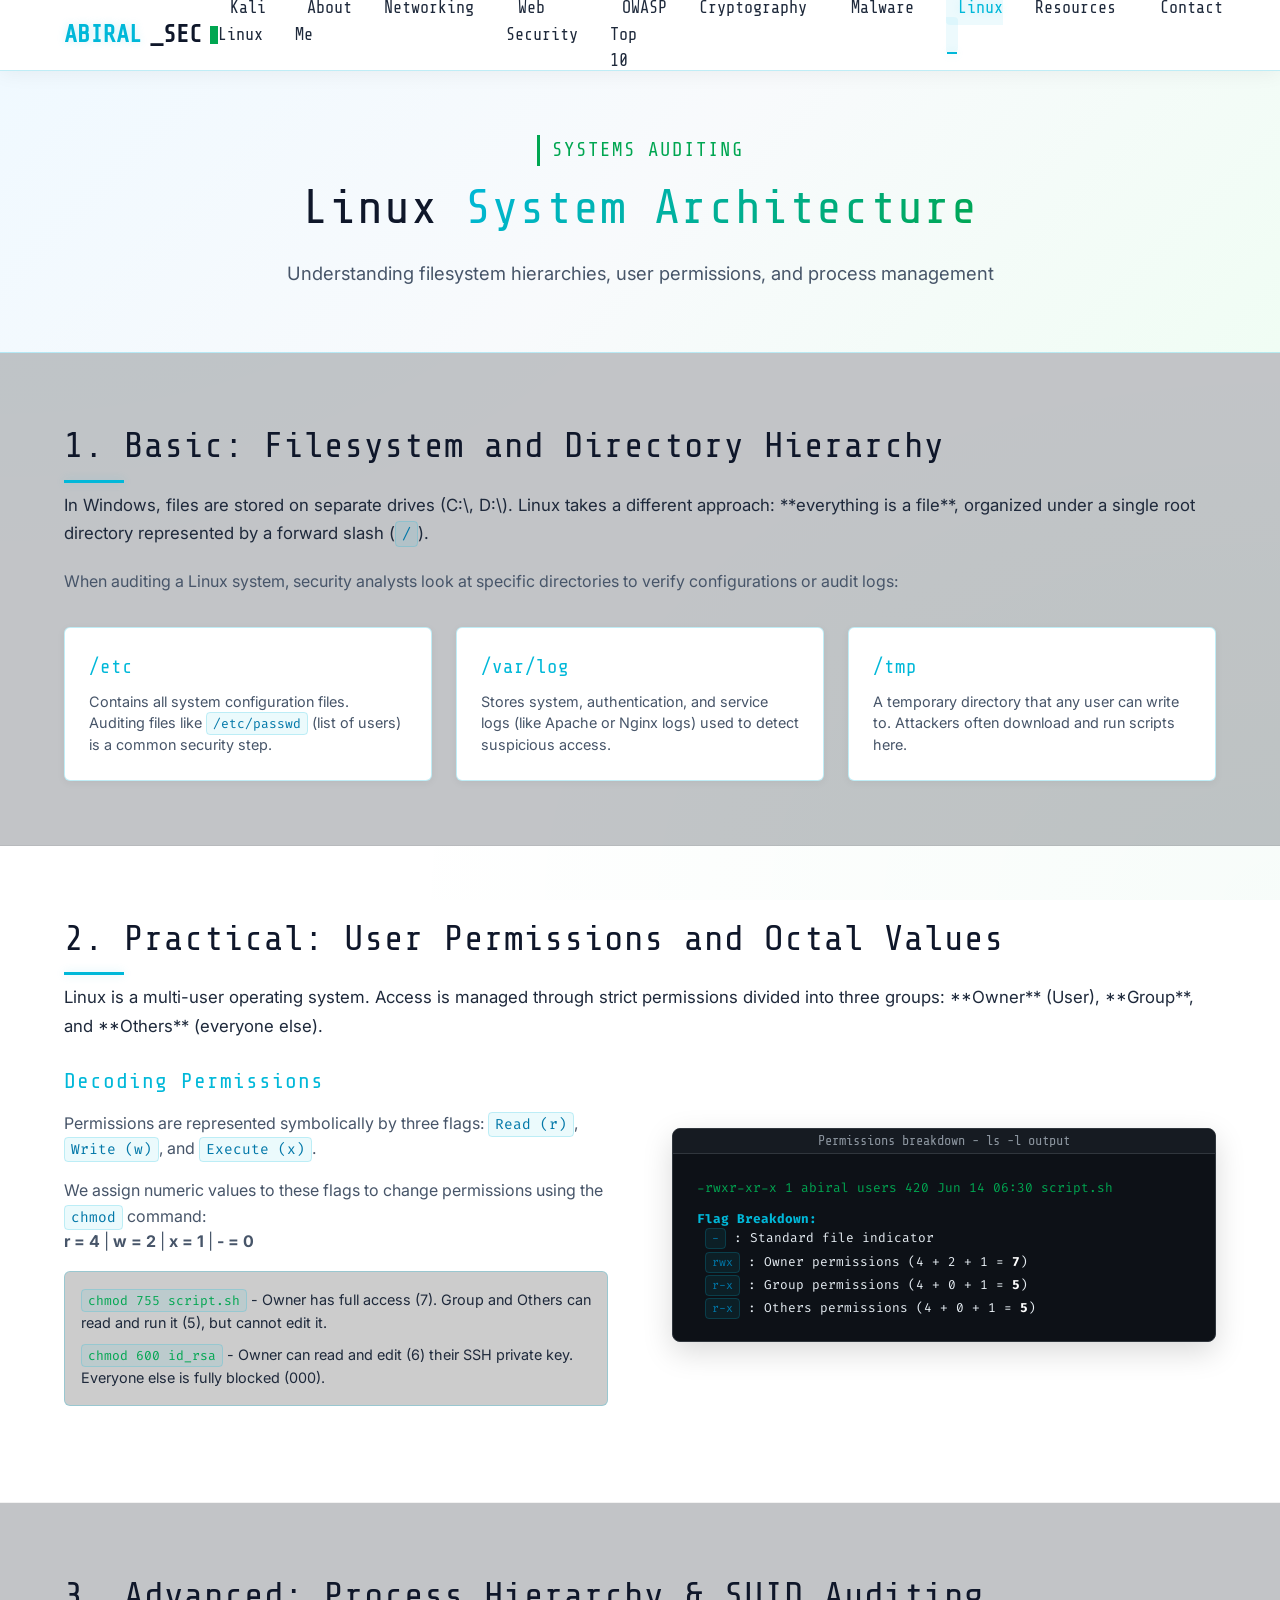
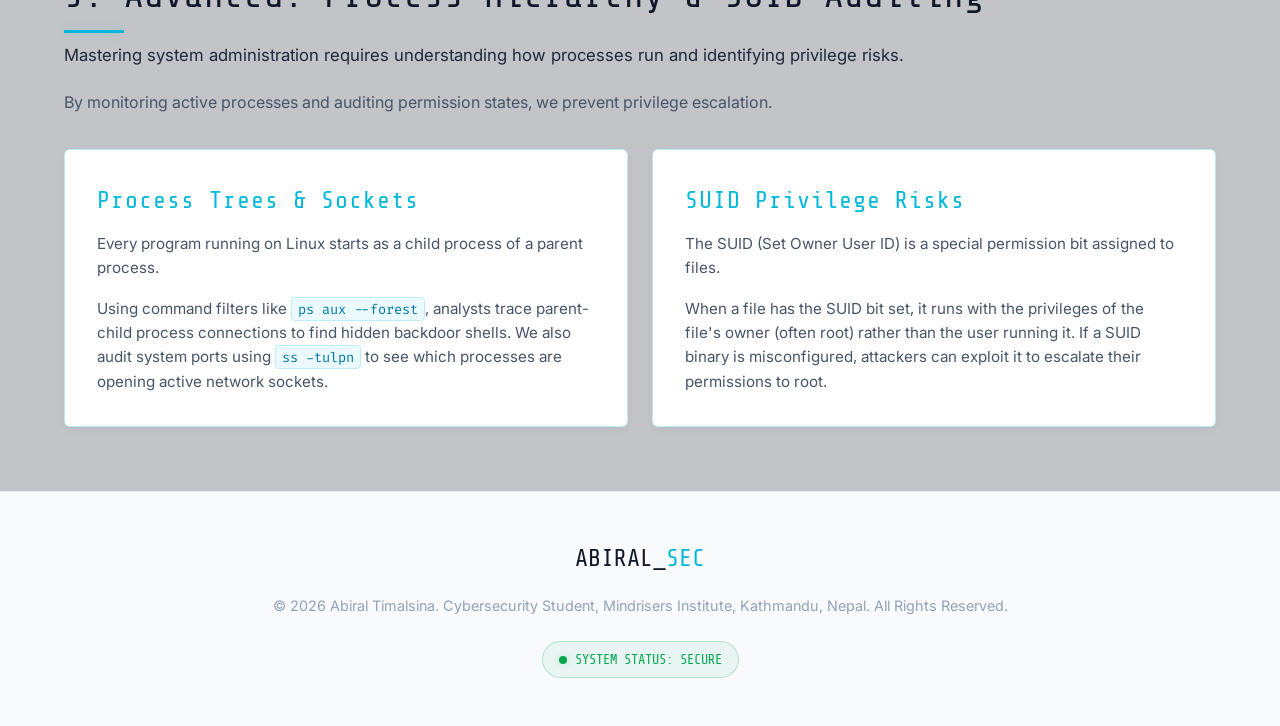
<file: linux.html>
<!DOCTYPE html>
<html lang="en">
<head>
    <meta charset="UTF-8">
    <meta name="viewport" content="width=device-width, initial-scale=1.0">
    <meta name="description" content="Learn Linux operating system internals, filesystem hierarchy, file permissions, octal values, process tracking, and SUID auditing.">
    <title>Linux Systems | Abiral's Cybersecurity Journey</title>
    <link rel="stylesheet" href="style.css">
</head>
<body>

    <!-- Header & Navigation Bar -->
    <header>
        <div class="container nav-container">
            <a href="index.html" class="logo">
                <span>ABIRAL</span>_SEC<div class="logo-cursor"></div>
            </a>
            
            <button class="nav-toggle" aria-label="Toggle navigation">
                <span></span>
                <span></span>
                <span></span>
            </button>
            
            <ul class="nav-menu">
                <li class="nav-item"><a href="kali-linux.html">Kali Linux</a></li>
                <li class="nav-item"><a href="index.html">About Me</a></li>
                <li class="nav-item"><a href="networking.html">Networking</a></li>
                <li class="nav-item"><a href="web-security.html">Web Security</a></li>
                <li class="nav-item"><a href="owasp-top10.html">OWASP Top 10</a></li>
                <li class="nav-item"><a href="cryptography.html">Cryptography</a></li>
                <li class="nav-item"><a href="malware.html">Malware</a></li>
                <li class="nav-item active"><a href="linux.html">Linux</a></li>
                <li class="nav-item"><a href="resources.html">Resources</a></li>
                <li class="nav-item"><a href="contact.html">Contact</a></li>
            </ul>
        </div>
    </header>

    <!-- Page Header -->
    <section class="hero-sec" style="padding: 4rem 0 2rem;">
        <div class="container hero-content text-center">
            <span class="hero-subtitle">SYSTEMS AUDITING</span>
            <h1 class="hero-title">Linux <span>System Architecture</span></h1>
            <p class="hero-desc">Understanding filesystem hierarchies, user permissions, and process management</p>
        </div>
    </section>

    <!-- Basic Section -->
    <section id="basic" style="background: rgba(13, 20, 35, 0.25);">
        <div class="container">
            <h2 class="section-title">1. Basic: Filesystem and Directory Hierarchy</h2>
            <p style="margin-bottom: 1.25rem; color: var(--text-main); font-size: 1.05rem; line-height: 1.7;">
                In Windows, files are stored on separate drives (C:\, D:\). Linux takes a different approach: **everything is a file**, organized under a single root directory represented by a forward slash (<code>/</code>).
            </p>
            <p style="color: var(--text-muted); line-height: 1.7; margin-bottom: 2rem;">
                When auditing a Linux system, security analysts look at specific directories to verify configurations or audit logs:
            </p>

            <div class="grid grid-3">
                <div class="card" style="padding: 1.5rem;">
                    <h3 class="accent-text-cyan" style="font-family: var(--font-heading); font-size: 1.2rem; margin-bottom: 0.5rem;">/etc</h3>
                    <p style="color: var(--text-muted); font-size: 0.9rem; line-height: 1.5;">Contains all system configuration files. Auditing files like <code>/etc/passwd</code> (list of users) is a common security step.</p>
                </div>
                <div class="card" style="padding: 1.5rem;">
                    <h3 class="accent-text-cyan" style="font-family: var(--font-heading); font-size: 1.2rem; margin-bottom: 0.5rem;">/var/log</h3>
                    <p style="color: var(--text-muted); font-size: 0.9rem; line-height: 1.5;">Stores system, authentication, and service logs (like Apache or Nginx logs) used to detect suspicious access.</p>
                </div>
                <div class="card" style="padding: 1.5rem;">
                    <h3 class="accent-text-cyan" style="font-family: var(--font-heading); font-size: 1.2rem; margin-bottom: 0.5rem;">/tmp</h3>
                    <p style="color: var(--text-muted); font-size: 0.9rem; line-height: 1.5;">A temporary directory that any user can write to. Attackers often download and run scripts here.</p>
                </div>
            </div>
        </div>
    </section>

    <!-- Practical Section -->
    <section id="practical">
        <div class="container">
            <h2 class="section-title">2. Practical: User Permissions and Octal Values</h2>
            <p style="margin-bottom: 1.5rem; color: var(--text-main); font-size: 1.05rem; line-height: 1.7;">
                Linux is a multi-user operating system. Access is managed through strict permissions divided into three groups: **Owner** (User), **Group**, and **Others** (everyone else).
            </p>

            <div class="grid grid-2" style="align-items: center; gap: 4rem; margin-bottom: 2rem;">
                <div>
                    <h3 style="font-family: var(--font-heading); font-size: 1.35rem; color: var(--accent-cyan); margin-bottom: 0.75rem;">Decoding Permissions</h3>
                    <p style="color: var(--text-muted); line-height: 1.6; margin-bottom: 1rem;">
                        Permissions are represented symbolically by three flags: <code>Read (r)</code>, <code>Write (w)</code>, and <code>Execute (x)</code>. 
                    </p>
                    <p style="color: var(--text-muted); line-height: 1.6; margin-bottom: 1rem;">
                        We assign numeric values to these flags to change permissions using the <code>chmod</code> command:
                        <br>
                        <strong>r = 4</strong> | <strong>w = 2</strong> | <strong>x = 1</strong> | <strong>- = 0</strong>
                    </p>
                    <div style="background: rgba(0, 0, 0, 0.2); padding: 1rem; border-radius: 6px; border: 1px solid var(--border-glow); display: flex; flex-direction: column; gap: 0.5rem; font-size: 0.9rem;">
                        <div><code class="accent-text-green">chmod 755 script.sh</code> - Owner has full access (7). Group and Others can read and run it (5), but cannot edit it.</div>
                        <div><code class="accent-text-green">chmod 600 id_rsa</code> - Owner can read and edit (6) their SSH private key. Everyone else is fully blocked (000).</div>
                    </div>
                </div>

                <div>
                    <div class="terminal">
                        <div class="terminal-header">
                            <div class="terminal-title">Permissions breakdown - ls -l output</div>
                        </div>
                        <div class="terminal-body" style="font-size: 0.8rem; line-height: 1.5;">
                            <p style="color: var(--accent-green);">-rwxr-xr-x 1 abiral users 420 Jun 14 06:30 script.sh</p>
                            <p style="color: var(--accent-cyan); font-weight: bold; margin-top: 0.75rem;">Flag Breakdown:</p>
                            <ul style="list-style: none; display: flex; flex-direction: column; gap: 0.25rem; padding-left: 0.5rem;">
                                <li><code>-</code> : Standard file indicator</li>
                                <li><code>rwx</code> : Owner permissions (4 + 2 + 1 = <strong style="color: #ffffff;">7</strong>)</li>
                                <li><code>r-x</code> : Group permissions (4 + 0 + 1 = <strong style="color: #ffffff;">5</strong>)</li>
                                <li><code>r-x</code> : Others permissions (4 + 0 + 1 = <strong style="color: #ffffff;">5</strong>)</li>
                            </ul>
                        </div>
                    </div>
                </div>
            </div>
        </div>
    </section>

    <!-- Advanced Section -->
    <section id="advanced" style="background: rgba(13, 20, 35, 0.25);">
        <div class="container">
            <h2 class="section-title">3. Advanced: Process Hierarchy & SUID Auditing</h2>
            <p style="margin-bottom: 1.25rem; color: var(--text-main); font-size: 1.05rem; line-height: 1.7;">
                Mastering system administration requires understanding how processes run and identifying privilege risks.
            </p>
            <p style="color: var(--text-muted); line-height: 1.7; margin-bottom: 2rem;">
                By monitoring active processes and auditing permission states, we prevent privilege escalation.
            </p>

            <div class="grid grid-2">
                <!-- Processes -->
                <div class="card">
                    <h3 class="card-title" style="color: var(--accent-cyan);">Process Trees & Sockets</h3>
                    <p style="color: var(--text-muted); font-size: 0.95rem; line-height: 1.6; margin-bottom: 1rem;">
                        Every program running on Linux starts as a child process of a parent process. 
                    </p>
                    <p style="color: var(--text-muted); font-size: 0.95rem; line-height: 1.6;">
                        Using command filters like <code>ps aux --forest</code>, analysts trace parent-child process connections to find hidden backdoor shells. We also audit system ports using <code>ss -tulpn</code> to see which processes are opening active network sockets.
                    </p>
                </div>

                <!-- SUID -->
                <div class="card">
                    <h3 class="card-title" style="color: var(--accent-cyan);">SUID Privilege Risks</h3>
                    <p style="color: var(--text-muted); font-size: 0.95rem; line-height: 1.6; margin-bottom: 1rem;">
                        The SUID (Set Owner User ID) is a special permission bit assigned to files. 
                    </p>
                    <p style="color: var(--text-muted); font-size: 0.95rem; line-height: 1.6;">
                        When a file has the SUID bit set, it runs with the privileges of the file's owner (often root) rather than the user running it. If a SUID binary is misconfigured, attackers can exploit it to escalate their permissions to root.
                    </p>
                </div>
            </div>
        </div>
    </section>

    <!-- Footer -->
    <footer>
        <div class="container">
            <div class="footer-logo">ABIRAL_<span>SEC</span></div>
            <p class="footer-text">
                &copy; 2026 Abiral Timalsina. Cybersecurity Student, Mindrisers Institute, Kathmandu, Nepal. All Rights Reserved.
            </p>
            <div class="system-status">
                <div class="status-dot"></div>
                <span>SYSTEM STATUS: SECURE</span>
            </div>
        </div>
    </footer>

</body>
</html>
</file>
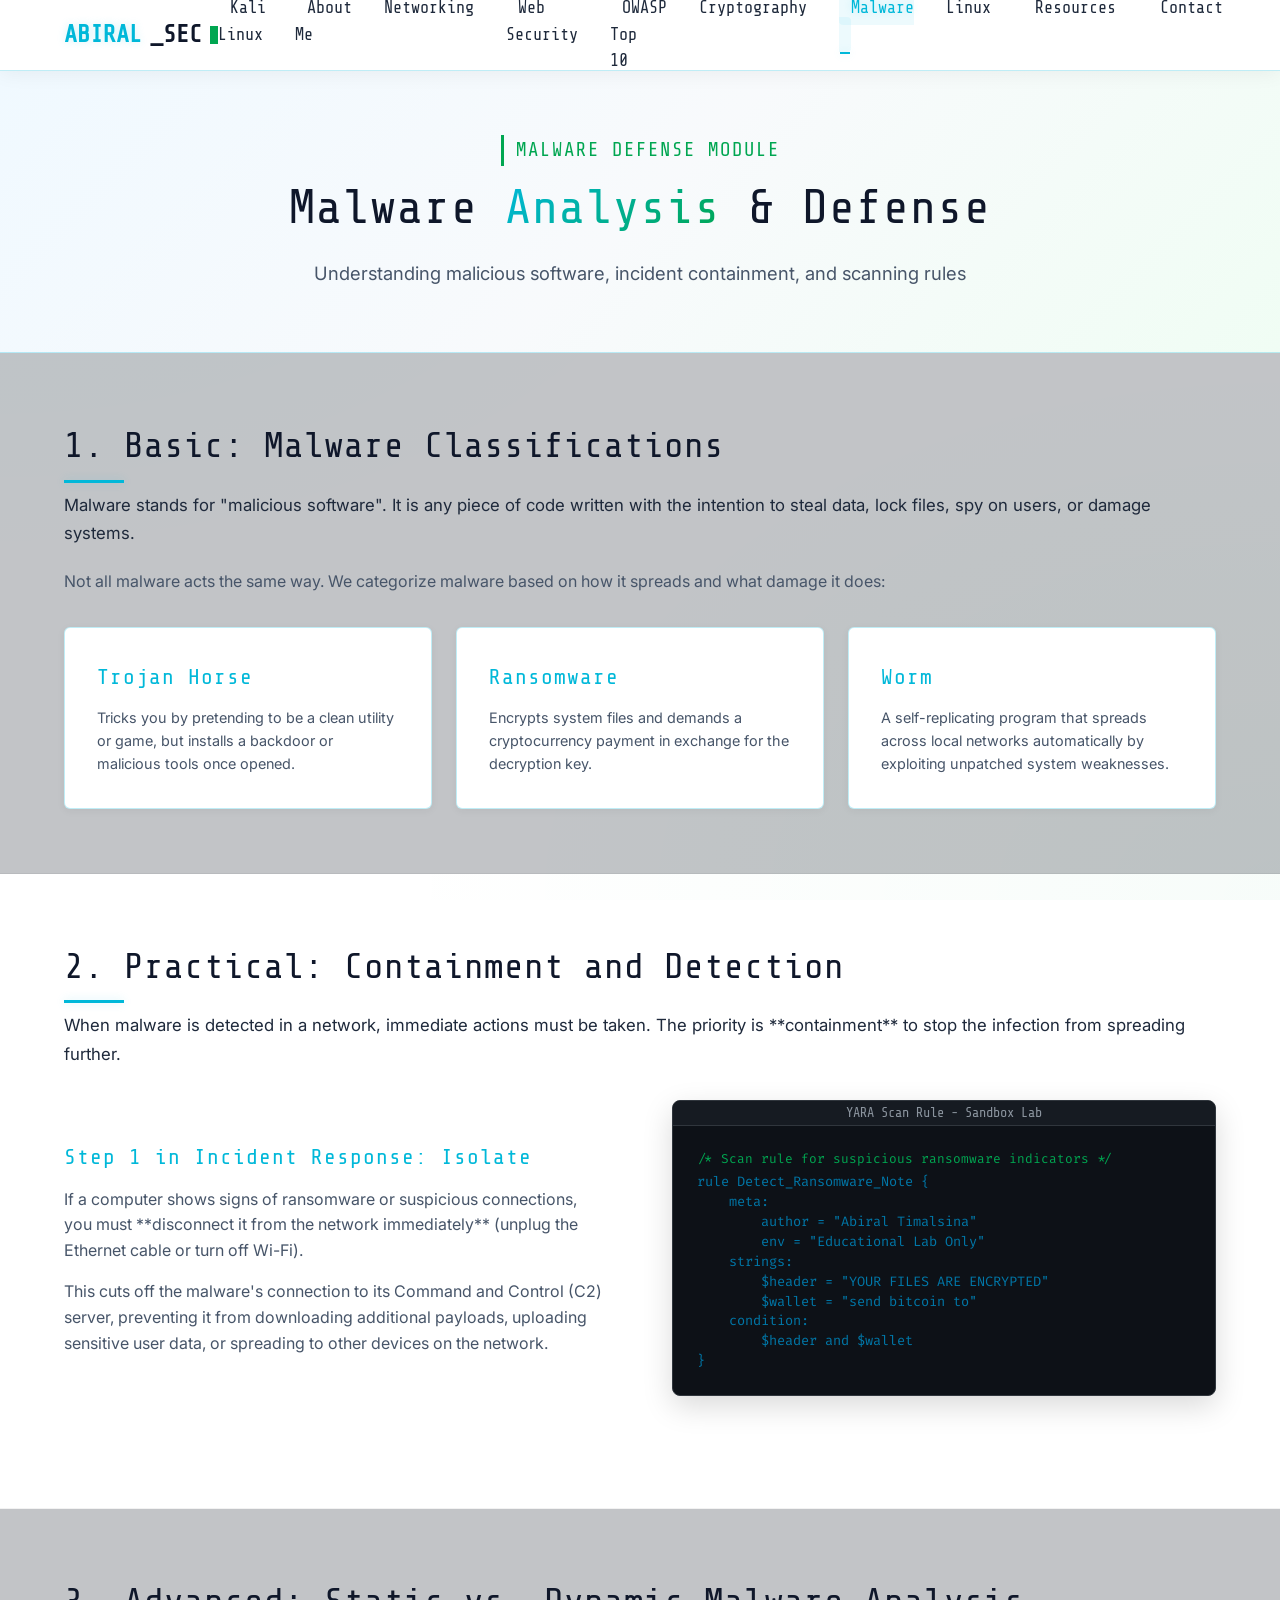
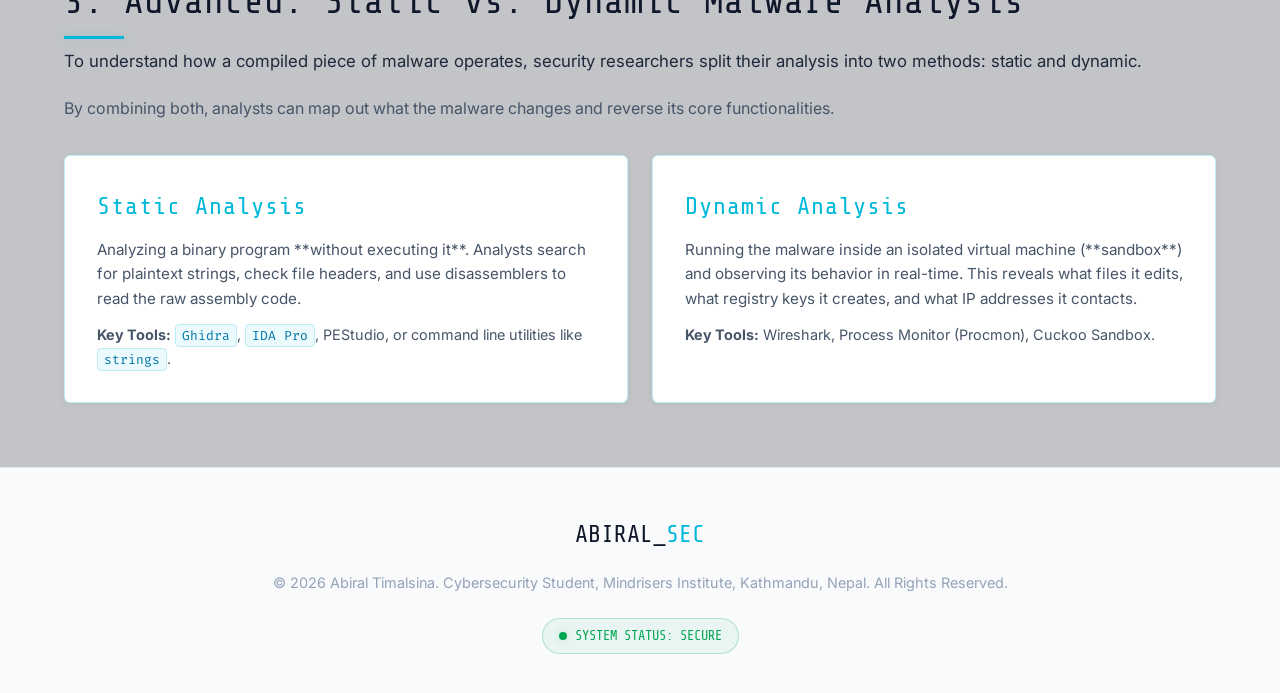
<file: malware.html>
<!DOCTYPE html>
<html lang="en">
<head>
    <meta charset="UTF-8">
    <meta name="viewport" content="width=device-width, initial-scale=1.0">
    <meta name="description" content="Learn malware analysis basics. Explore malware types, detection using YARA rules, incident containment, and static vs dynamic analysis.">
    <title>Malware Basics | Abiral's Cybersecurity Journey</title>
    <link rel="stylesheet" href="style.css">
</head>
<body>

    <!-- Header & Navigation Bar -->
    <header>
        <div class="container nav-container">
            <a href="index.html" class="logo">
                <span>ABIRAL</span>_SEC<div class="logo-cursor"></div>
            </a>
            
            <button class="nav-toggle" aria-label="Toggle navigation">
                <span></span>
                <span></span>
                <span></span>
            </button>
            
            <ul class="nav-menu">
                <li class="nav-item"><a href="kali-linux.html">Kali Linux</a></li>
                <li class="nav-item"><a href="index.html">About Me</a></li>
                <li class="nav-item"><a href="networking.html">Networking</a></li>
                <li class="nav-item"><a href="web-security.html">Web Security</a></li>
                <li class="nav-item"><a href="owasp-top10.html">OWASP Top 10</a></li>
                <li class="nav-item"><a href="cryptography.html">Cryptography</a></li>
                <li class="nav-item active"><a href="malware.html">Malware</a></li>
                <li class="nav-item"><a href="linux.html">Linux</a></li>
                <li class="nav-item"><a href="resources.html">Resources</a></li>
                <li class="nav-item"><a href="contact.html">Contact</a></li>
            </ul>
        </div>
    </header>

    <!-- Page Header -->
    <section class="hero-sec" style="padding: 4rem 0 2rem;">
        <div class="container hero-content text-center">
            <span class="hero-subtitle">MALWARE DEFENSE MODULE</span>
            <h1 class="hero-title">Malware <span>Analysis</span> & Defense</h1>
            <p class="hero-desc">Understanding malicious software, incident containment, and scanning rules</p>
        </div>
    </section>

    <!-- Basic Section -->
    <section id="basic" style="background: rgba(13, 20, 35, 0.25);">
        <div class="container">
            <h2 class="section-title">1. Basic: Malware Classifications</h2>
            <p style="margin-bottom: 1.25rem; color: var(--text-main); font-size: 1.05rem; line-height: 1.7;">
                Malware stands for "malicious software". It is any piece of code written with the intention to steal data, lock files, spy on users, or damage systems.
            </p>
            <p style="color: var(--text-muted); line-height: 1.7; margin-bottom: 2rem;">
                Not all malware acts the same way. We categorize malware based on how it spreads and what damage it does:
            </p>

            <div class="grid grid-3">
                <!-- Trojan -->
                <div class="card">
                    <h3 class="card-title" style="color: var(--accent-cyan); font-size: 1.35rem;">Trojan Horse</h3>
                    <p class="card-desc" style="color: var(--text-muted); font-size: 0.9rem; margin-bottom: 0;">
                        Tricks you by pretending to be a clean utility or game, but installs a backdoor or malicious tools once opened.
                    </p>
                </div>
                <!-- Ransomware -->
                <div class="card">
                    <h3 class="card-title" style="color: var(--accent-cyan); font-size: 1.35rem;">Ransomware</h3>
                    <p class="card-desc" style="color: var(--text-muted); font-size: 0.9rem; margin-bottom: 0;">
                        Encrypts system files and demands a cryptocurrency payment in exchange for the decryption key.
                    </p>
                </div>
                <!-- Worm -->
                <div class="card">
                    <h3 class="card-title" style="color: var(--accent-cyan); font-size: 1.35rem;">Worm</h3>
                    <p class="card-desc" style="color: var(--text-muted); font-size: 0.9rem; margin-bottom: 0;">
                        A self-replicating program that spreads across local networks automatically by exploiting unpatched system weaknesses.
                    </p>
                </div>
            </div>
        </div>
    </section>

    <!-- Practical Section -->
    <section id="practical">
        <div class="container">
            <h2 class="section-title">2. Practical: Containment and Detection</h2>
            <p style="margin-bottom: 2rem; color: var(--text-main); font-size: 1.05rem; line-height: 1.7;">
                When malware is detected in a network, immediate actions must be taken. The priority is **containment** to stop the infection from spreading further.
            </p>

            <div class="grid grid-2" style="gap: 4rem; align-items: center; margin-bottom: 3rem;">
                <div>
                    <h3 style="font-family: var(--font-heading); font-size: 1.35rem; color: var(--accent-cyan); margin-bottom: 0.75rem;">Step 1 in Incident Response: Isolate</h3>
                    <p style="color: var(--text-muted); line-height: 1.6; margin-bottom: 1rem;">
                        If a computer shows signs of ransomware or suspicious connections, you must **disconnect it from the network immediately** (unplug the Ethernet cable or turn off Wi-Fi).
                    </p>
                    <p style="color: var(--text-muted); line-height: 1.6;">
                        This cuts off the malware's connection to its Command and Control (C2) server, preventing it from downloading additional payloads, uploading sensitive user data, or spreading to other devices on the network.
                    </p>
                </div>

                <div>
                    <div class="terminal">
                        <div class="terminal-header">
                            <div class="terminal-title">YARA Scan Rule - Sandbox Lab</div>
                        </div>
                        <div class="terminal-body" style="font-size: 0.8rem; line-height: 1.4;">
                            <p style="color: var(--accent-green); margin-bottom: 0.25rem;">/* Scan rule for suspicious ransomware indicators */</p>
                            <pre style="border: none; background: transparent; padding: 0; margin: 0; overflow: visible;"><code style="color: var(--text-cyan);">rule Detect_Ransomware_Note {
    meta:
        author = "Abiral Timalsina"
        env = "Educational Lab Only"
    strings:
        $header = "YOUR FILES ARE ENCRYPTED"
        $wallet = "send bitcoin to"
    condition:
        $header and $wallet
}</code></pre>
                        </div>
                    </div>
                </div>
            </div>
        </div>
    </section>

    <!-- Advanced Section -->
    <section id="advanced" style="background: rgba(13, 20, 35, 0.25);">
        <div class="container">
            <h2 class="section-title">3. Advanced: Static vs. Dynamic Malware Analysis</h2>
            <p style="margin-bottom: 1.25rem; color: var(--text-main); font-size: 1.05rem; line-height: 1.7;">
                To understand how a compiled piece of malware operates, security researchers split their analysis into two methods: static and dynamic.
            </p>
            <p style="color: var(--text-muted); line-height: 1.7; margin-bottom: 2rem;">
                By combining both, analysts can map out what the malware changes and reverse its core functionalities.
            </p>

            <div class="grid grid-2">
                <div class="card">
                    <h3 class="card-title" style="color: var(--accent-cyan);">Static Analysis</h3>
                    <p style="color: var(--text-muted); font-size: 0.95rem; line-height: 1.6; margin-bottom: 0.75rem;">
                        Analyzing a binary program **without executing it**. Analysts search for plaintext strings, check file headers, and use disassemblers to read the raw assembly code.
                    </p>
                    <p style="color: var(--text-muted); font-size: 0.9rem;">
                        <strong>Key Tools:</strong> <code>Ghidra</code>, <code>IDA Pro</code>, PEStudio, or command line utilities like <code>strings</code>.
                    </p>
                </div>

                <div class="card">
                    <h3 class="card-title" style="color: var(--accent-cyan);">Dynamic Analysis</h3>
                    <p style="color: var(--text-muted); font-size: 0.95rem; line-height: 1.6; margin-bottom: 0.75rem;">
                        Running the malware inside an isolated virtual machine (**sandbox**) and observing its behavior in real-time. This reveals what files it edits, what registry keys it creates, and what IP addresses it contacts.
                    </p>
                    <p style="color: var(--text-muted); font-size: 0.9rem;">
                        <strong>Key Tools:</strong> Wireshark, Process Monitor (Procmon), Cuckoo Sandbox.
                    </p>
                </div>
            </div>
        </div>
    </section>

    <!-- Footer -->
    <footer>
        <div class="container">
            <div class="footer-logo">ABIRAL_<span>SEC</span></div>
            <p class="footer-text">
                &copy; 2026 Abiral Timalsina. Cybersecurity Student, Mindrisers Institute, Kathmandu, Nepal. All Rights Reserved.
            </p>
            <div class="system-status">
                <div class="status-dot"></div>
                <span>SYSTEM STATUS: SECURE</span>
            </div>
        </div>
    </footer>

</body>
</html>
</file>
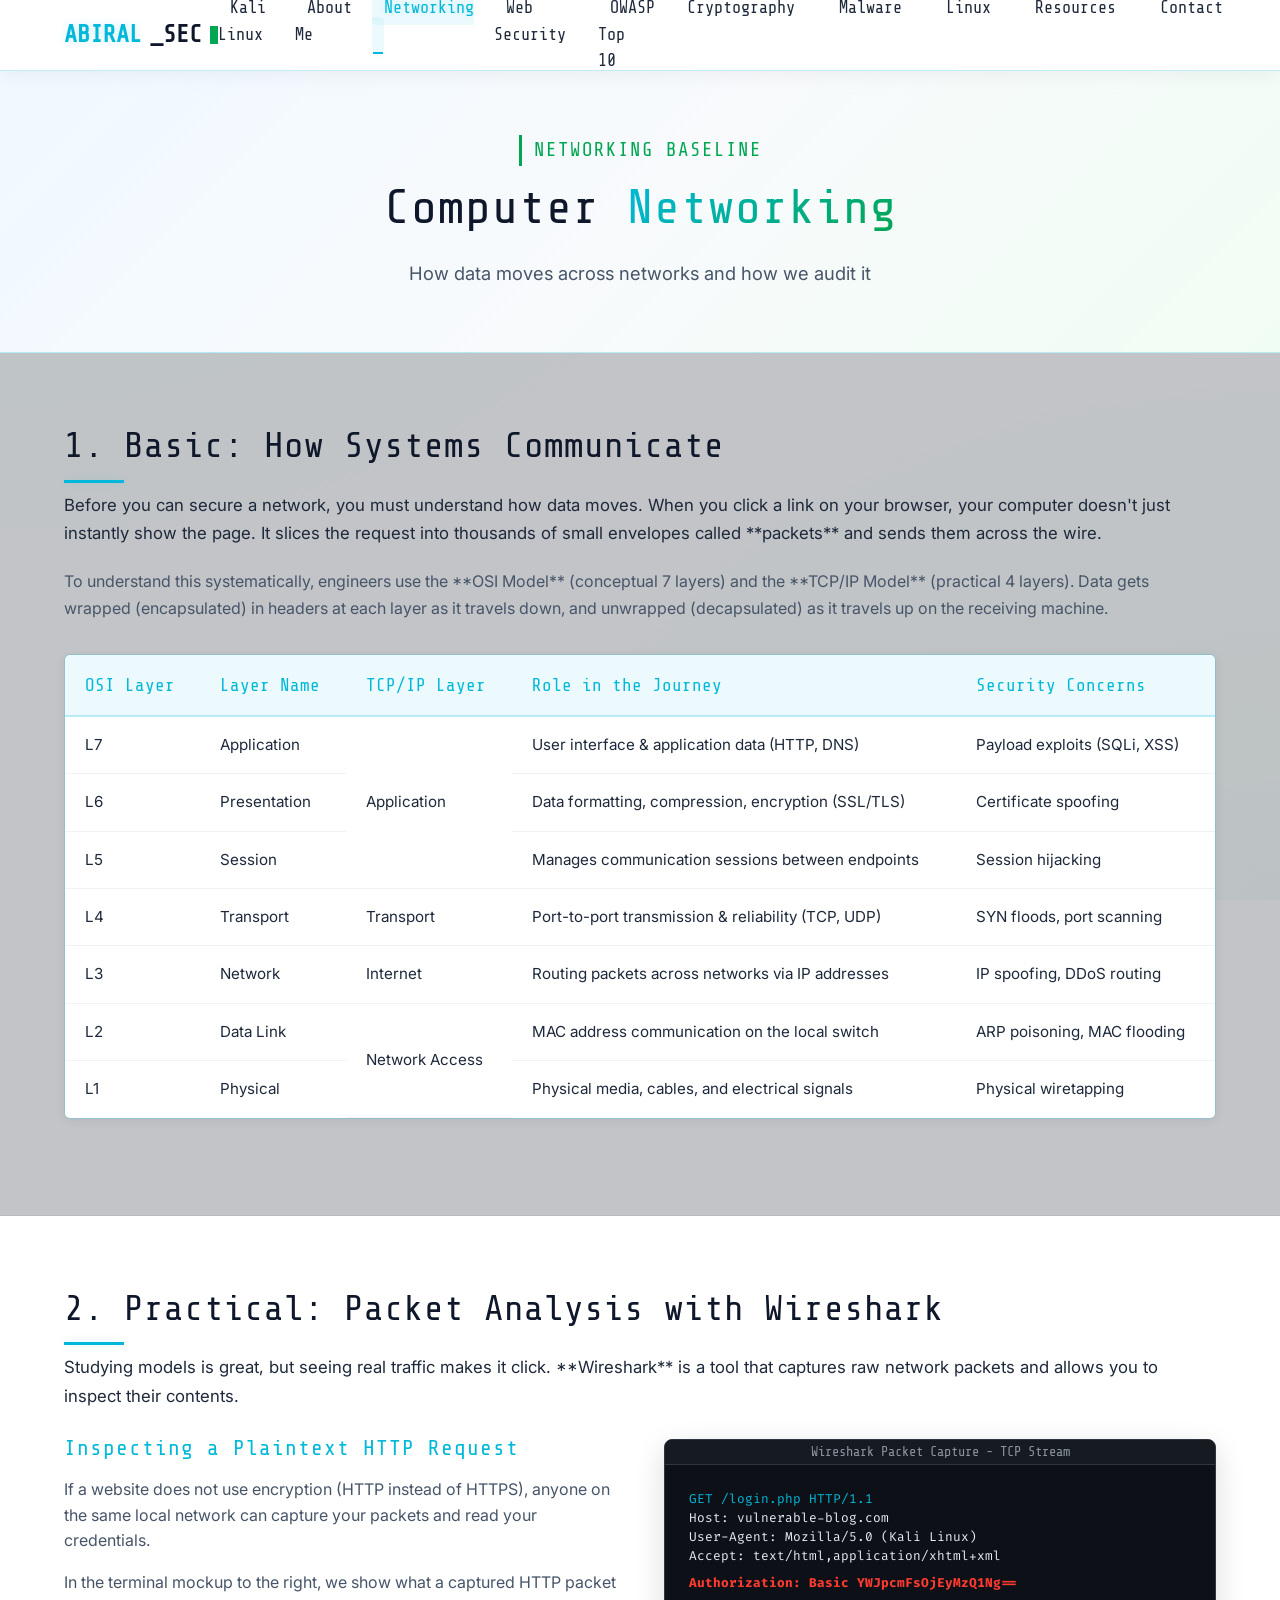
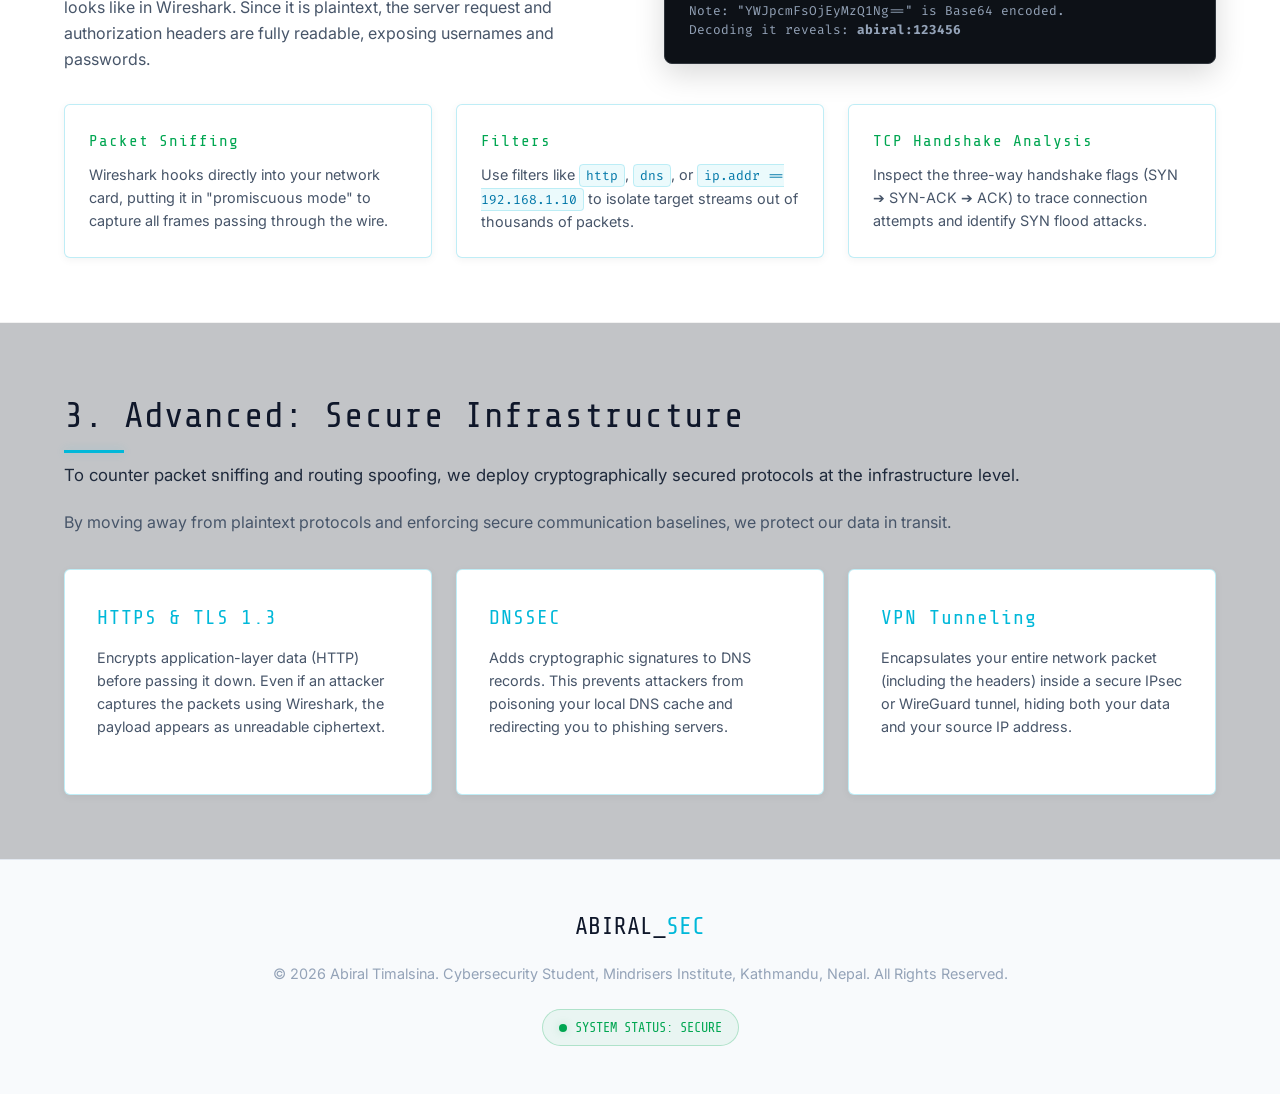
<file: networking.html>
<!DOCTYPE html>
<html lang="en">
<head>
    <meta charset="UTF-8">
    <meta name="viewport" content="width=device-width, initial-scale=1.0">
    <meta name="description" content="Learn computer networking for cybersecurity. Explore OSI & TCP/IP models, packet analysis with Wireshark, and secure protocols like HTTPS & DNSSEC.">
    <title>Computer Networking | Abiral's Cybersecurity Journey</title>
    <link rel="stylesheet" href="style.css">
</head>
<body>

    <!-- Header & Navigation Bar -->
    <header>
        <div class="container nav-container">
            <a href="index.html" class="logo">
                <span>ABIRAL</span>_SEC<div class="logo-cursor"></div>
            </a>
            
            <button class="nav-toggle" aria-label="Toggle navigation">
                <span></span>
                <span></span>
                <span></span>
            </button>
            
            <ul class="nav-menu">
                <li class="nav-item"><a href="kali-linux.html">Kali Linux</a></li>
                <li class="nav-item"><a href="index.html">About Me</a></li>
                <li class="nav-item active"><a href="networking.html">Networking</a></li>
                <li class="nav-item"><a href="web-security.html">Web Security</a></li>
                <li class="nav-item"><a href="owasp-top10.html">OWASP Top 10</a></li>
                <li class="nav-item"><a href="cryptography.html">Cryptography</a></li>
                <li class="nav-item"><a href="malware.html">Malware</a></li>
                <li class="nav-item"><a href="linux.html">Linux</a></li>
                <li class="nav-item"><a href="resources.html">Resources</a></li>
                <li class="nav-item"><a href="contact.html">Contact</a></li>
            </ul>
        </div>
    </header>

    <!-- Page Header -->
    <section class="hero-sec" style="padding: 4rem 0 2rem;">
        <div class="container hero-content text-center">
            <span class="hero-subtitle">NETWORKING BASELINE</span>
            <h1 class="hero-title">Computer <span>Networking</span></h1>
            <p class="hero-desc">How data moves across networks and how we audit it</p>
        </div>
    </section>

    <!-- Basic Section -->
    <section id="basic" style="background: rgba(13, 20, 35, 0.25);">
        <div class="container">
            <h2 class="section-title">1. Basic: How Systems Communicate</h2>
            <p style="margin-bottom: 1.25rem; color: var(--text-main); font-size: 1.05rem; line-height: 1.7;">
                Before you can secure a network, you must understand how data moves. When you click a link on your browser, your computer doesn't just instantly show the page. It slices the request into thousands of small envelopes called **packets** and sends them across the wire.
            </p>
            <p style="color: var(--text-muted); line-height: 1.7; margin-bottom: 1.5rem;">
                To understand this systematically, engineers use the **OSI Model** (conceptual 7 layers) and the **TCP/IP Model** (practical 4 layers). Data gets wrapped (encapsulated) in headers at each layer as it travels down, and unwrapped (decapsulated) as it travels up on the receiving machine.
            </p>

            <div class="cyber-table-wrapper">
                <table class="cyber-table">
                    <thead>
                        <tr>
                            <th>OSI Layer</th>
                            <th>Layer Name</th>
                            <th>TCP/IP Layer</th>
                            <th>Role in the Journey</th>
                            <th>Security Concerns</th>
                        </tr>
                    </thead>
                    <tbody>
                        <tr>
                            <td class="accent-text-cyan">L7</td>
                            <td>Application</td>
                            <td rowspan="3" style="vertical-align: middle;">Application</td>
                            <td>User interface & application data (HTTP, DNS)</td>
                            <td>Payload exploits (SQLi, XSS)</td>
                        </tr>
                        <tr>
                            <td class="accent-text-cyan">L6</td>
                            <td>Presentation</td>
                            <td>Data formatting, compression, encryption (SSL/TLS)</td>
                            <td>Certificate spoofing</td>
                        </tr>
                        <tr>
                            <td class="accent-text-cyan">L5</td>
                            <td>Session</td>
                            <td>Manages communication sessions between endpoints</td>
                            <td>Session hijacking</td>
                        </tr>
                        <tr>
                            <td class="accent-text-cyan">L4</td>
                            <td>Transport</td>
                            <td>Transport</td>
                            <td>Port-to-port transmission & reliability (TCP, UDP)</td>
                            <td>SYN floods, port scanning</td>
                        </tr>
                        <tr>
                            <td class="accent-text-cyan">L3</td>
                            <td>Network</td>
                            <td>Internet</td>
                            <td>Routing packets across networks via IP addresses</td>
                            <td>IP spoofing, DDoS routing</td>
                        </tr>
                        <tr>
                            <td class="accent-text-cyan">L2</td>
                            <td>Data Link</td>
                            <td rowspan="2" style="vertical-align: middle;">Network Access</td>
                            <td>MAC address communication on the local switch</td>
                            <td>ARP poisoning, MAC flooding</td>
                        </tr>
                        <tr>
                            <td class="accent-text-cyan">L1</td>
                            <td>Physical</td>
                            <td>Physical media, cables, and electrical signals</td>
                            <td>Physical wiretapping</td>
                        </tr>
                    </tbody>
                </table>
            </div>
        </div>
    </section>

    <!-- Practical Section -->
    <section id="practical">
        <div class="container">
            <h2 class="section-title">2. Practical: Packet Analysis with Wireshark</h2>
            <p style="margin-bottom: 1.25rem; color: var(--text-main); font-size: 1.05rem; line-height: 1.7;">
                Studying models is great, but seeing real traffic makes it click. **Wireshark** is a tool that captures raw network packets and allows you to inspect their contents.
            </p>
            
            <div class="grid grid-2" style="align-items: center; gap: 3rem; margin-bottom: 2rem;">
                <div>
                    <h3 style="font-family: var(--font-heading); font-size: 1.35rem; color: var(--accent-cyan); margin-bottom: 0.75rem;">Inspecting a Plaintext HTTP Request</h3>
                    <p style="color: var(--text-muted); line-height: 1.6; margin-bottom: 1rem;">
                        If a website does not use encryption (HTTP instead of HTTPS), anyone on the same local network can capture your packets and read your credentials. 
                    </p>
                    <p style="color: var(--text-muted); line-height: 1.6;">
                        In the terminal mockup to the right, we show what a captured HTTP packet looks like in Wireshark. Since it is plaintext, the server request and authorization headers are fully readable, exposing usernames and passwords.
                    </p>
                </div>

                <div>
                    <div class="terminal">
                        <div class="terminal-header">
                            <div class="terminal-title">Wireshark Packet Capture - TCP Stream</div>
                        </div>
                        <div class="terminal-body" style="font-size: 0.8rem; line-height: 1.5;">
                            <p style="color: var(--accent-cyan);">GET /login.php HTTP/1.1</p>
                            <p>Host: vulnerable-blog.com</p>
                            <p>User-Agent: Mozilla/5.0 (Kali Linux)</p>
                            <p>Accept: text/html,application/xhtml+xml</p>
                            <p style="color: var(--accent-red); font-weight: bold; margin-top: 0.5rem;">Authorization: Basic YWJpcmFsOjEyMzQ1Ng==</p>
                            <p style="color: var(--text-dim); margin-top: 0.5rem;">
                                Note: "YWJpcmFsOjEyMzQ1Ng==" is Base64 encoded. <br>
                                Decoding it reveals: <strong>abiral:123456</strong>
                            </p>
                        </div>
                    </div>
                </div>
            </div>

            <div class="grid grid-3">
                <div class="card" style="padding: 1.5rem;">
                    <h4 class="accent-text-green" style="font-family: var(--font-heading); margin-bottom: 0.5rem;">Packet Sniffing</h4>
                    <p style="color: var(--text-muted); font-size: 0.9rem;">Wireshark hooks directly into your network card, putting it in "promiscuous mode" to capture all frames passing through the wire.</p>
                </div>
                <div class="card" style="padding: 1.5rem;">
                    <h4 class="accent-text-green" style="font-family: var(--font-heading); margin-bottom: 0.5rem;">Filters</h4>
                    <p style="color: var(--text-muted); font-size: 0.9rem;">Use filters like <code>http</code>, <code>dns</code>, or <code>ip.addr == 192.168.1.10</code> to isolate target streams out of thousands of packets.</p>
                </div>
                <div class="card" style="padding: 1.5rem;">
                    <h4 class="accent-text-green" style="font-family: var(--font-heading); margin-bottom: 0.5rem;">TCP Handshake Analysis</h4>
                    <p style="color: var(--text-muted); font-size: 0.9rem;">Inspect the three-way handshake flags (SYN ➔ SYN-ACK ➔ ACK) to trace connection attempts and identify SYN flood attacks.</p>
                </div>
            </div>
        </div>
    </section>

    <!-- Advanced Section -->
    <section id="advanced" style="background: rgba(13, 20, 35, 0.25);">
        <div class="container">
            <h2 class="section-title">3. Advanced: Secure Infrastructure</h2>
            <p style="margin-bottom: 1.25rem; color: var(--text-main); font-size: 1.05rem; line-height: 1.7;">
                To counter packet sniffing and routing spoofing, we deploy cryptographically secured protocols at the infrastructure level.
            </p>
            <p style="color: var(--text-muted); line-height: 1.7; margin-bottom: 2rem;">
                By moving away from plaintext protocols and enforcing secure communication baselines, we protect our data in transit.
            </p>

            <div class="grid grid-3">
                <div class="card">
                    <h3 class="card-title" style="font-size: 1.25rem; color: var(--accent-cyan);">HTTPS & TLS 1.3</h3>
                    <p class="card-desc" style="font-size: 0.9rem; color: var(--text-muted);">
                        Encrypts application-layer data (HTTP) before passing it down. Even if an attacker captures the packets using Wireshark, the payload appears as unreadable ciphertext.
                    </p>
                </div>

                <div class="card">
                    <h3 class="card-title" style="font-size: 1.25rem; color: var(--accent-cyan);">DNSSEC</h3>
                    <p class="card-desc" style="font-size: 0.9rem; color: var(--text-muted);">
                        Adds cryptographic signatures to DNS records. This prevents attackers from poisoning your local DNS cache and redirecting you to phishing servers.
                    </p>
                </div>

                <div class="card">
                    <h3 class="card-title" style="font-size: 1.25rem; color: var(--accent-cyan);">VPN Tunneling</h3>
                    <p class="card-desc" style="font-size: 0.9rem; color: var(--text-muted);">
                        Encapsulates your entire network packet (including the headers) inside a secure IPsec or WireGuard tunnel, hiding both your data and your source IP address.
                    </p>
                </div>
            </div>
        </div>
    </section>

    <!-- Footer -->
    <footer>
        <div class="container">
            <div class="footer-logo">ABIRAL_<span>SEC</span></div>
            <p class="footer-text">
                &copy; 2026 Abiral Timalsina. Cybersecurity Student, Mindrisers Institute, Kathmandu, Nepal. All Rights Reserved.
            </p>
            <div class="system-status">
                <div class="status-dot"></div>
                <span>SYSTEM STATUS: SECURE</span>
            </div>
        </div>
    </footer>

</body>
</html>
</file>
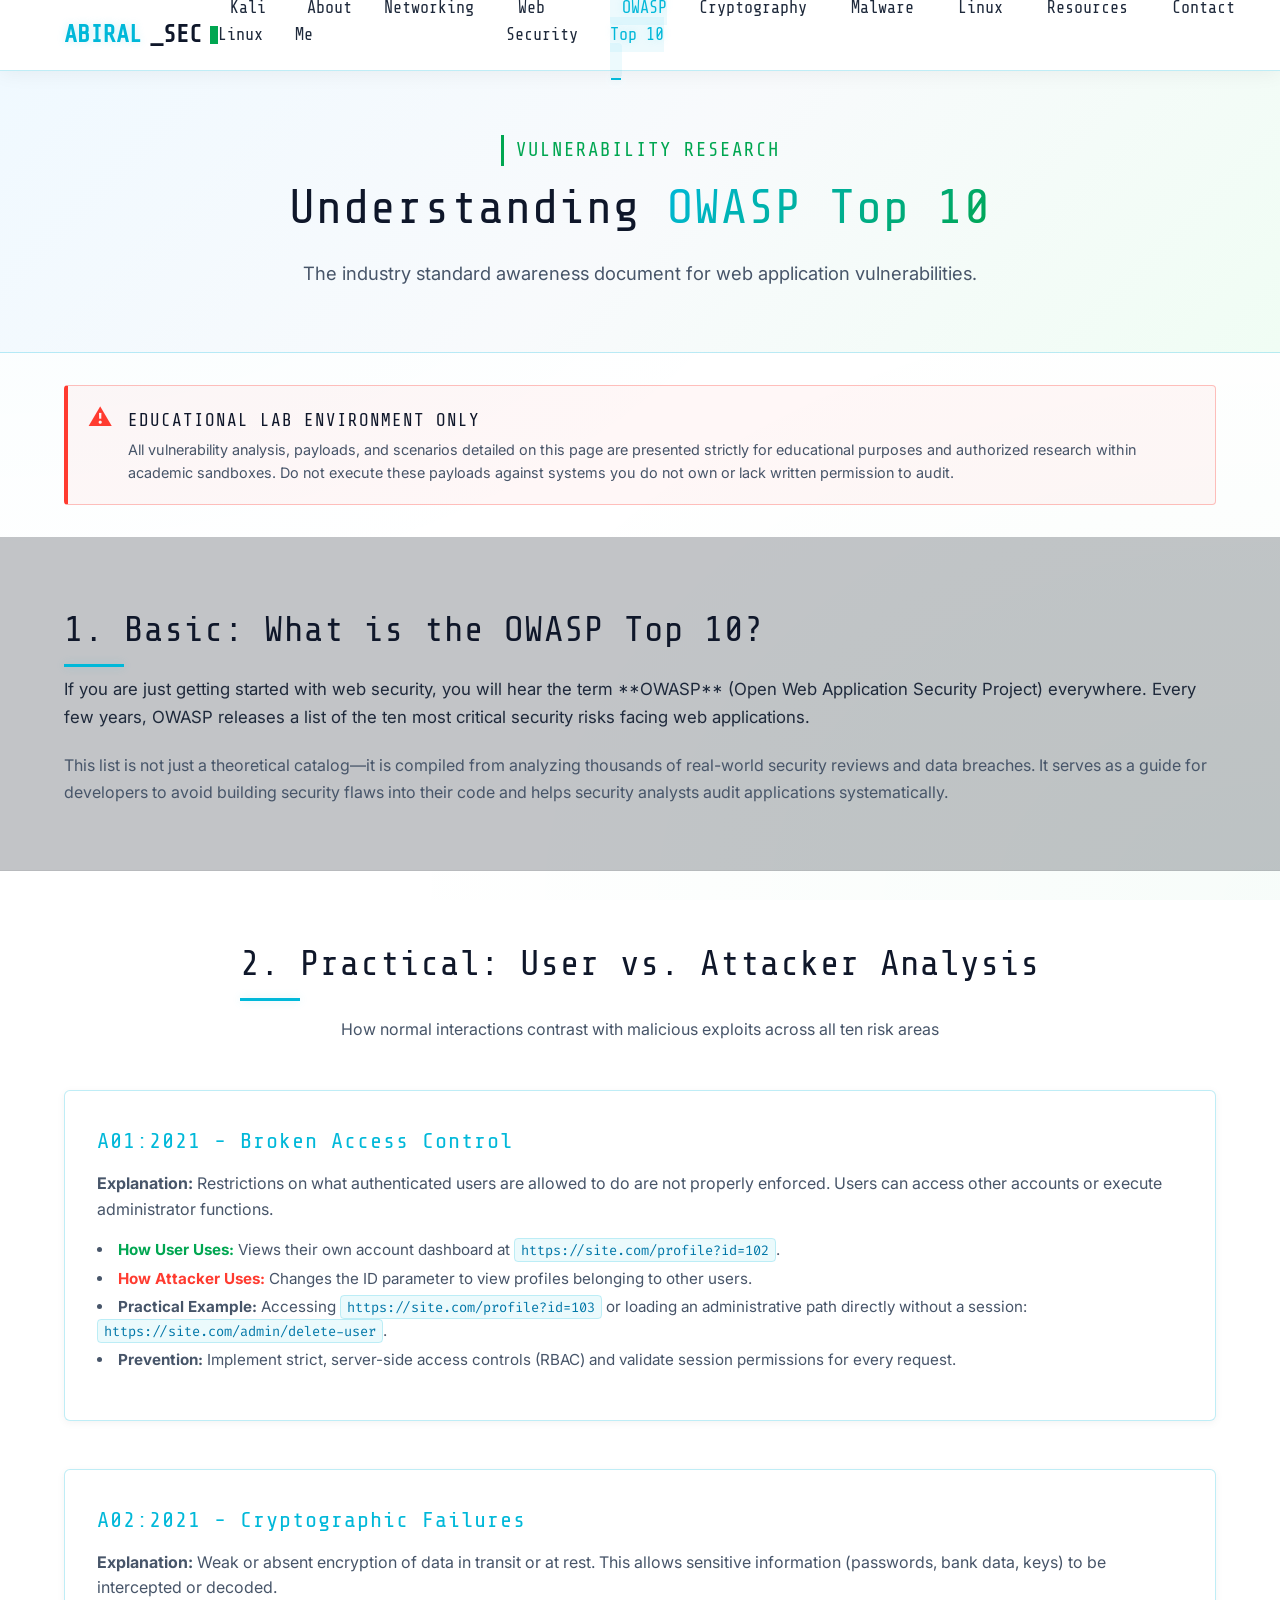
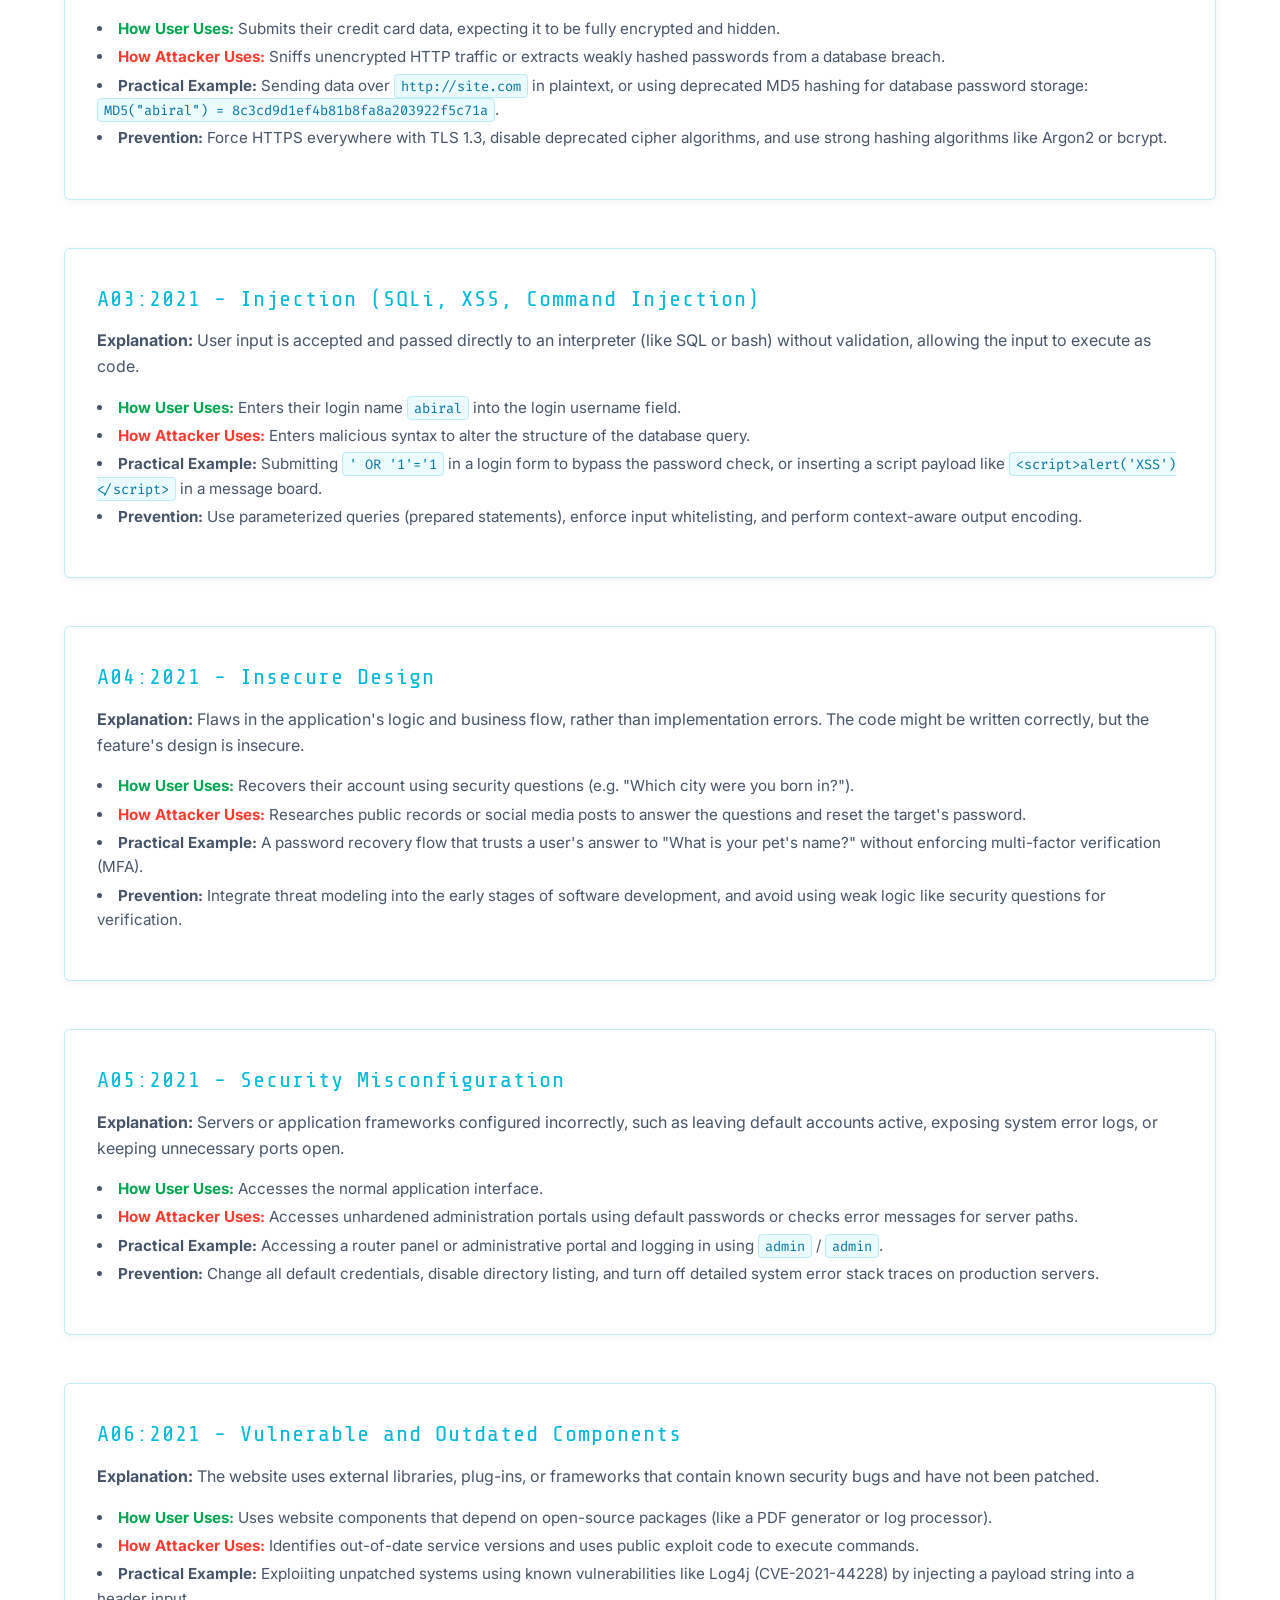
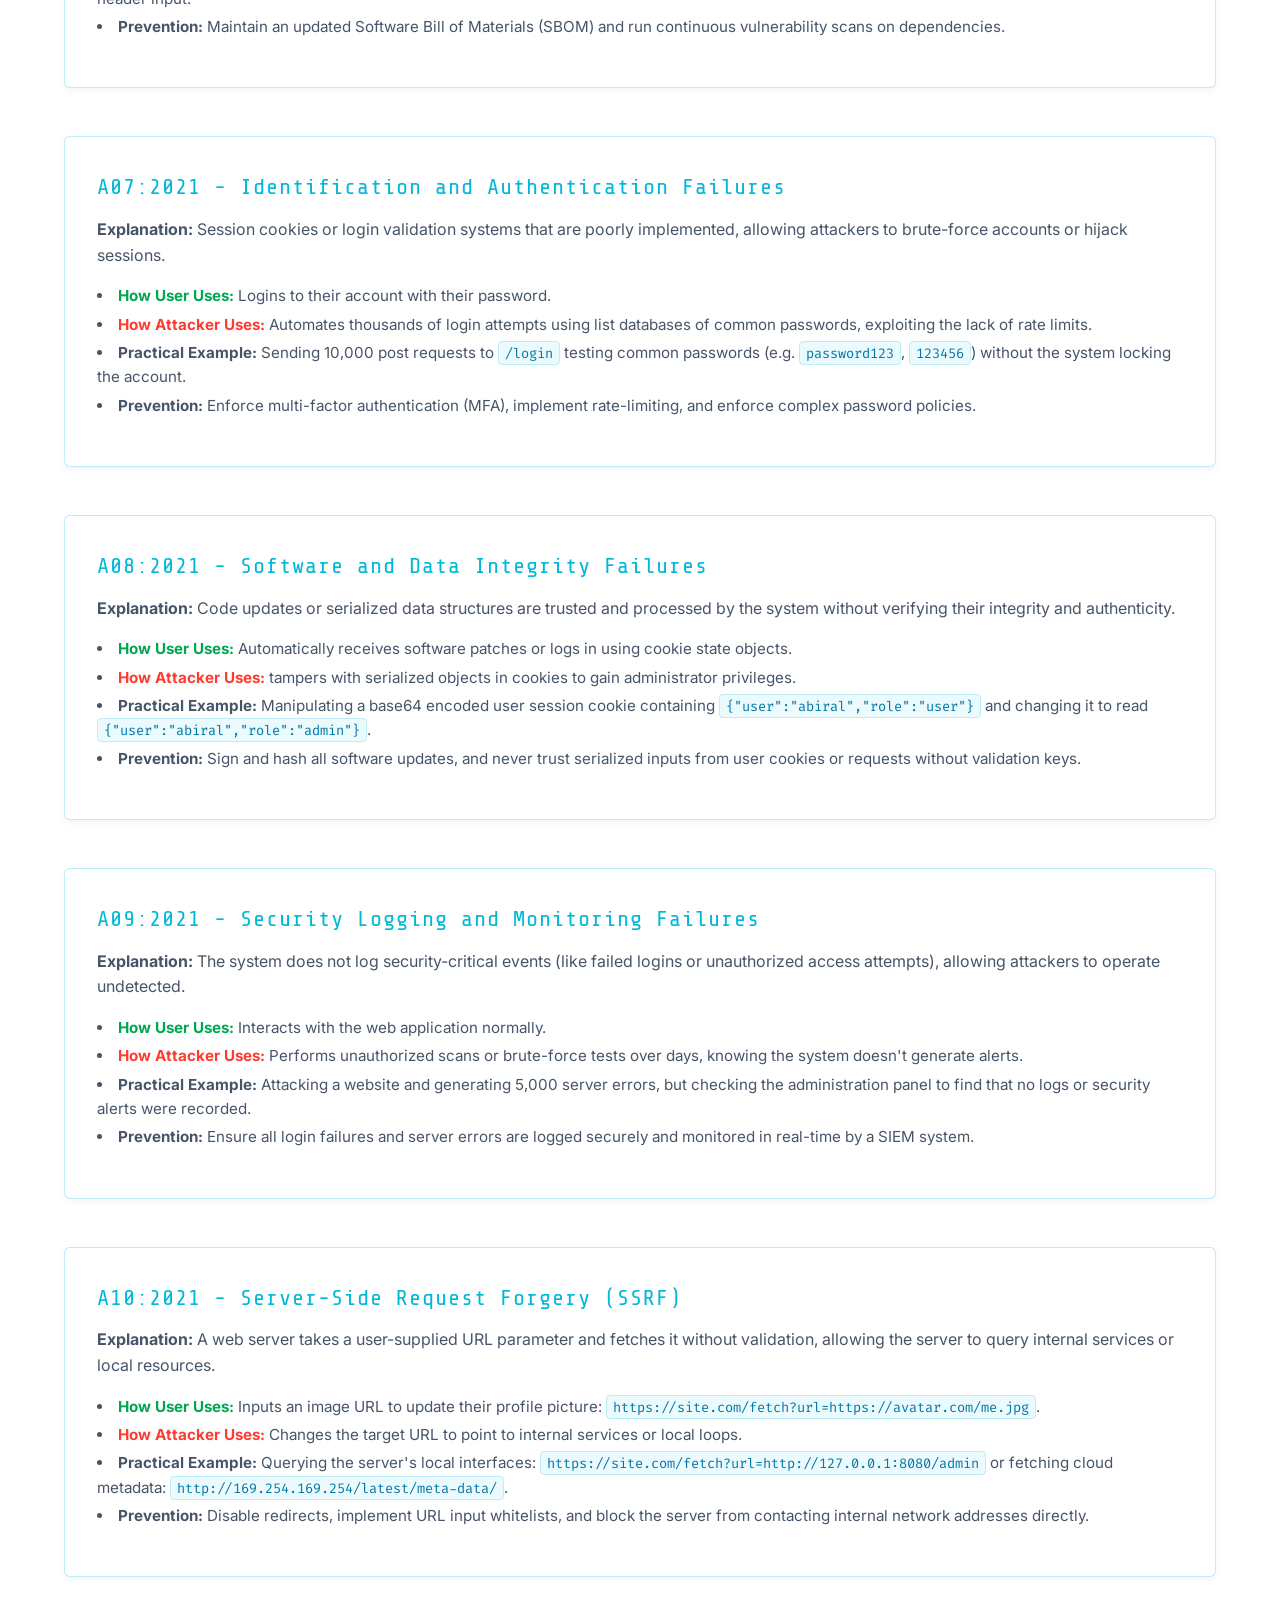
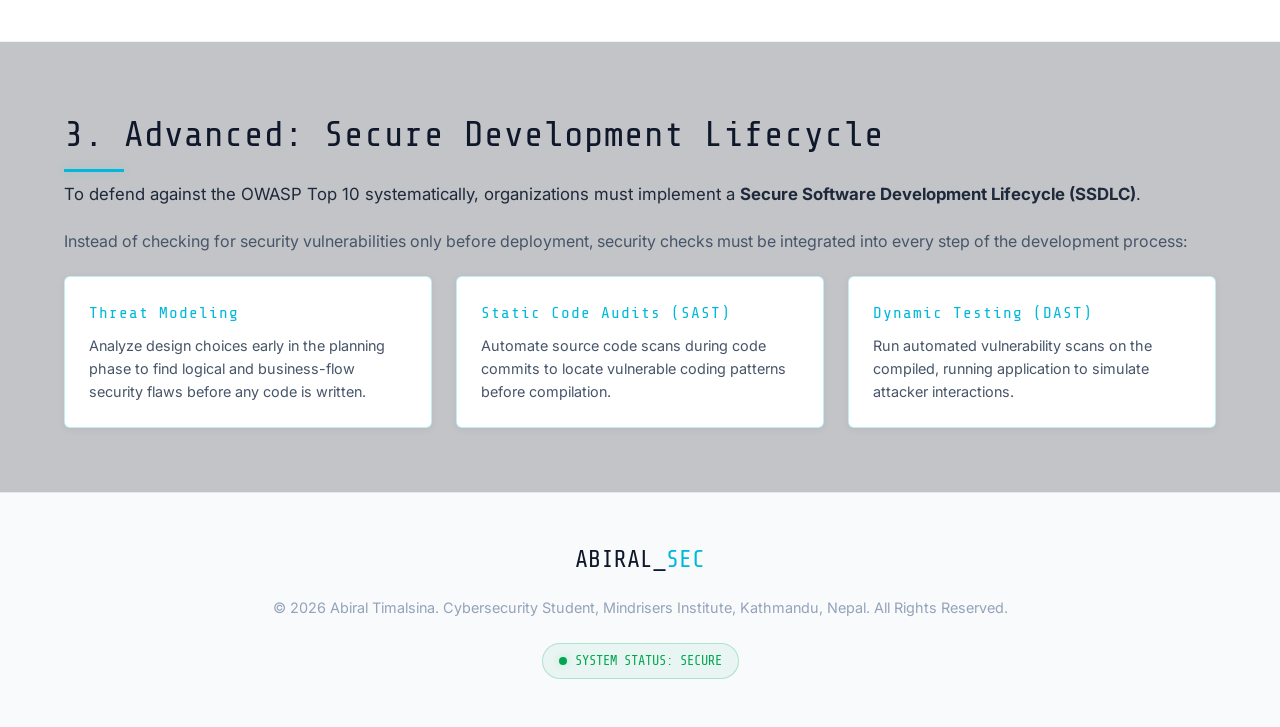
<file: owasp-top10.html>
<!DOCTYPE html>
<html lang="en">
<head>
    <meta charset="UTF-8">
    <meta name="viewport" content="width=device-width, initial-scale=1.0">
    <meta name="description" content="Understand the OWASP Top 10 vulnerabilities. Learn how normal users interact, how attackers exploit, and see clear examples of each security flaw.">
    <title>OWASP Top 10 | Abiral's Cybersecurity Journey</title>
    <link rel="stylesheet" href="style.css">
</head>
<body>

    <!-- Header & Navigation Bar -->
    <header>
        <div class="container nav-container">
            <a href="index.html" class="logo">
                <span>ABIRAL</span>_SEC<div class="logo-cursor"></div>
            </a>
            
            <button class="nav-toggle" aria-label="Toggle navigation">
                <span></span>
                <span></span>
                <span></span>
            </button>
            
            <ul class="nav-menu">
                <li class="nav-item"><a href="kali-linux.html">Kali Linux</a></li>
                <li class="nav-item"><a href="index.html">About Me</a></li>
                <li class="nav-item"><a href="networking.html">Networking</a></li>
                <li class="nav-item"><a href="web-security.html">Web Security</a></li>
                <li class="nav-item active"><a href="owasp-top10.html">OWASP Top 10</a></li>
                <li class="nav-item"><a href="cryptography.html">Cryptography</a></li>
                <li class="nav-item"><a href="malware.html">Malware</a></li>
                <li class="nav-item"><a href="linux.html">Linux</a></li>
                <li class="nav-item"><a href="resources.html">Resources</a></li>
                <li class="nav-item"><a href="contact.html">Contact</a></li>
            </ul>
        </div>
    </header>

    <!-- Page Header -->
    <section class="hero-sec" style="padding: 4rem 0 2rem;">
        <div class="container hero-content text-center">
            <span class="hero-subtitle">VULNERABILITY RESEARCH</span>
            <h1 class="hero-title">Understanding <span>OWASP Top 10</span></h1>
            <p class="hero-desc">The industry standard awareness document for web application vulnerabilities.</p>
        </div>
    </section>

    <!-- Safety Disclaimer -->
    <div class="container">
        <div class="disclaimer-banner">
            <div class="disclaimer-icon">⚠️</div>
            <div class="disclaimer-content">
                <h4>EDUCATIONAL LAB ENVIRONMENT ONLY</h4>
                <p>
                    All vulnerability analysis, payloads, and scenarios detailed on this page are presented strictly for educational purposes and authorized research within academic sandboxes. Do not execute these payloads against systems you do not own or lack written permission to audit.
                </p>
            </div>
        </div>
    </div>

    <!-- Basic Overview Section -->
    <section id="basic-overview" style="background: rgba(13, 20, 35, 0.25);">
        <div class="container">
            <h2 class="section-title">1. Basic: What is the OWASP Top 10?</h2>
            <p style="margin-bottom: 1.25rem; color: var(--text-main); font-size: 1.05rem; line-height: 1.7;">
                If you are just getting started with web security, you will hear the term **OWASP** (Open Web Application Security Project) everywhere. Every few years, OWASP releases a list of the ten most critical security risks facing web applications.
            </p>
            <p style="color: var(--text-muted); line-height: 1.7;">
                This list is not just a theoretical catalog—it is compiled from analyzing thousands of real-world security reviews and data breaches. It serves as a guide for developers to avoid building security flaws into their code and helps security analysts audit applications systematically.
            </p>
        </div>
    </section>

    <!-- Practical Breakdown Section -->
    <section id="practical-breakdown">
        <div class="container">
            <div class="section-header text-center">
                <h2 class="section-title">2. Practical: User vs. Attacker Analysis</h2>
                <p class="section-subtitle">How normal interactions contrast with malicious exploits across all ten risk areas</p>
            </div>

            <div style="display: flex; flex-direction: column; gap: 3rem;">
                
                <!-- A01 -->
                <div class="card">
                    <h3 class="accent-text-cyan" style="font-family: var(--font-heading); font-size: 1.4rem; margin-bottom: 0.75rem;">A01:2021 - Broken Access Control</h3>
                    <p style="color: var(--text-muted); margin-bottom: 1rem;">
                        <strong>Explanation:</strong> Restrictions on what authenticated users are allowed to do are not properly enforced. Users can access other accounts or execute administrator functions.
                    </p>
                    <ul style="color: var(--text-muted); font-size: 0.95rem; margin-bottom: 1rem; list-style-position: inside; display: flex; flex-direction: column; gap: 0.25rem;">
                        <li><strong class="accent-text-green">How User Uses:</strong> Views their own account dashboard at <code>https://site.com/profile?id=102</code>.</li>
                        <li><strong style="color: var(--accent-red);">How Attacker Uses:</strong> Changes the ID parameter to view profiles belonging to other users.</li>
                        <li><strong>Practical Example:</strong> Accessing <code>https://site.com/profile?id=103</code> or loading an administrative path directly without a session: <code>https://site.com/admin/delete-user</code>.</li>
                        <li><strong>Prevention:</strong> Implement strict, server-side access controls (RBAC) and validate session permissions for every request.</li>
                    </ul>
                </div>

                <!-- A02 -->
                <div class="card">
                    <h3 class="accent-text-cyan" style="font-family: var(--font-heading); font-size: 1.4rem; margin-bottom: 0.75rem;">A02:2021 - Cryptographic Failures</h3>
                    <p style="color: var(--text-muted); margin-bottom: 1rem;">
                        <strong>Explanation:</strong> Weak or absent encryption of data in transit or at rest. This allows sensitive information (passwords, bank data, keys) to be intercepted or decoded.
                    </p>
                    <ul style="color: var(--text-muted); font-size: 0.95rem; margin-bottom: 1rem; list-style-position: inside; display: flex; flex-direction: column; gap: 0.25rem;">
                        <li><strong class="accent-text-green">How User Uses:</strong> Submits their credit card data, expecting it to be fully encrypted and hidden.</li>
                        <li><strong style="color: var(--accent-red);">How Attacker Uses:</strong> Sniffs unencrypted HTTP traffic or extracts weakly hashed passwords from a database breach.</li>
                        <li><strong>Practical Example:</strong> Sending data over <code>http://site.com</code> in plaintext, or using deprecated MD5 hashing for database password storage: <code>MD5("abiral") = 8c3cd9d1ef4b81b8fa8a203922f5c71a</code>.</li>
                        <li><strong>Prevention:</strong> Force HTTPS everywhere with TLS 1.3, disable deprecated cipher algorithms, and use strong hashing algorithms like Argon2 or bcrypt.</li>
                    </ul>
                </div>

                <!-- A03 -->
                <div class="card">
                    <h3 class="accent-text-cyan" style="font-family: var(--font-heading); font-size: 1.4rem; margin-bottom: 0.75rem;">A03:2021 - Injection (SQLi, XSS, Command Injection)</h3>
                    <p style="color: var(--text-muted); margin-bottom: 1rem;">
                        <strong>Explanation:</strong> User input is accepted and passed directly to an interpreter (like SQL or bash) without validation, allowing the input to execute as code.
                    </p>
                    <ul style="color: var(--text-muted); font-size: 0.95rem; margin-bottom: 1rem; list-style-position: inside; display: flex; flex-direction: column; gap: 0.25rem;">
                        <li><strong class="accent-text-green">How User Uses:</strong> Enters their login name <code>abiral</code> into the login username field.</li>
                        <li><strong style="color: var(--accent-red);">How Attacker Uses:</strong> Enters malicious syntax to alter the structure of the database query.</li>
                        <li><strong>Practical Example:</strong> Submitting <code>' OR '1'='1</code> in a login form to bypass the password check, or inserting a script payload like <code>&lt;script&gt;alert('XSS')&lt;/script&gt;</code> in a message board.</li>
                        <li><strong>Prevention:</strong> Use parameterized queries (prepared statements), enforce input whitelisting, and perform context-aware output encoding.</li>
                    </ul>
                </div>

                <!-- A04 -->
                <div class="card">
                    <h3 class="accent-text-cyan" style="font-family: var(--font-heading); font-size: 1.4rem; margin-bottom: 0.75rem;">A04:2021 - Insecure Design</h3>
                    <p style="color: var(--text-muted); margin-bottom: 1rem;">
                        <strong>Explanation:</strong> Flaws in the application's logic and business flow, rather than implementation errors. The code might be written correctly, but the feature's design is insecure.
                    </p>
                    <ul style="color: var(--text-muted); font-size: 0.95rem; margin-bottom: 1rem; list-style-position: inside; display: flex; flex-direction: column; gap: 0.25rem;">
                        <li><strong class="accent-text-green">How User Uses:</strong> Recovers their account using security questions (e.g. "Which city were you born in?").</li>
                        <li><strong style="color: var(--accent-red);">How Attacker Uses:</strong> Researches public records or social media posts to answer the questions and reset the target's password.</li>
                        <li><strong>Practical Example:</strong> A password recovery flow that trusts a user's answer to "What is your pet's name?" without enforcing multi-factor verification (MFA).</li>
                        <li><strong>Prevention:</strong> Integrate threat modeling into the early stages of software development, and avoid using weak logic like security questions for verification.</li>
                    </ul>
                </div>

                <!-- A05 -->
                <div class="card">
                    <h3 class="accent-text-cyan" style="font-family: var(--font-heading); font-size: 1.4rem; margin-bottom: 0.75rem;">A05:2021 - Security Misconfiguration</h3>
                    <p style="color: var(--text-muted); margin-bottom: 1rem;">
                        <strong>Explanation:</strong> Servers or application frameworks configured incorrectly, such as leaving default accounts active, exposing system error logs, or keeping unnecessary ports open.
                    </p>
                    <ul style="color: var(--text-muted); font-size: 0.95rem; margin-bottom: 1rem; list-style-position: inside; display: flex; flex-direction: column; gap: 0.25rem;">
                        <li><strong class="accent-text-green">How User Uses:</strong> Accesses the normal application interface.</li>
                        <li><strong style="color: var(--accent-red);">How Attacker Uses:</strong> Accesses unhardened administration portals using default passwords or checks error messages for server paths.</li>
                        <li><strong>Practical Example:</strong> Accessing a router panel or administrative portal and logging in using <code>admin</code> / <code>admin</code>.</li>
                        <li><strong>Prevention:</strong> Change all default credentials, disable directory listing, and turn off detailed system error stack traces on production servers.</li>
                    </ul>
                </div>

                <!-- A06 -->
                <div class="card">
                    <h3 class="accent-text-cyan" style="font-family: var(--font-heading); font-size: 1.4rem; margin-bottom: 0.75rem;">A06:2021 - Vulnerable and Outdated Components</h3>
                    <p style="color: var(--text-muted); margin-bottom: 1rem;">
                        <strong>Explanation:</strong> The website uses external libraries, plug-ins, or frameworks that contain known security bugs and have not been patched.
                    </p>
                    <ul style="color: var(--text-muted); font-size: 0.95rem; margin-bottom: 1rem; list-style-position: inside; display: flex; flex-direction: column; gap: 0.25rem;">
                        <li><strong class="accent-text-green">How User Uses:</strong> Uses website components that depend on open-source packages (like a PDF generator or log processor).</li>
                        <li><strong style="color: var(--accent-red);">How Attacker Uses:</strong> Identifies out-of-date service versions and uses public exploit code to execute commands.</li>
                        <li><strong>Practical Example:</strong> Exploiiting unpatched systems using known vulnerabilities like Log4j (CVE-2021-44228) by injecting a payload string into a header input.</li>
                        <li><strong>Prevention:</strong> Maintain an updated Software Bill of Materials (SBOM) and run continuous vulnerability scans on dependencies.</li>
                    </ul>
                </div>

                <!-- A07 -->
                <div class="card">
                    <h3 class="accent-text-cyan" style="font-family: var(--font-heading); font-size: 1.4rem; margin-bottom: 0.75rem;">A07:2021 - Identification and Authentication Failures</h3>
                    <p style="color: var(--text-muted); margin-bottom: 1rem;">
                        <strong>Explanation:</strong> Session cookies or login validation systems that are poorly implemented, allowing attackers to brute-force accounts or hijack sessions.
                    </p>
                    <ul style="color: var(--text-muted); font-size: 0.95rem; margin-bottom: 1rem; list-style-position: inside; display: flex; flex-direction: column; gap: 0.25rem;">
                        <li><strong class="accent-text-green">How User Uses:</strong> Logins to their account with their password.</li>
                        <li><strong style="color: var(--accent-red);">How Attacker Uses:</strong> Automates thousands of login attempts using list databases of common passwords, exploiting the lack of rate limits.</li>
                        <li><strong>Practical Example:</strong> Sending 10,000 post requests to <code>/login</code> testing common passwords (e.g. <code>password123</code>, <code>123456</code>) without the system locking the account.</li>
                        <li><strong>Prevention:</strong> Enforce multi-factor authentication (MFA), implement rate-limiting, and enforce complex password policies.</li>
                    </ul>
                </div>

                <!-- A08 -->
                <div class="card">
                    <h3 class="accent-text-cyan" style="font-family: var(--font-heading); font-size: 1.4rem; margin-bottom: 0.75rem;">A08:2021 - Software and Data Integrity Failures</h3>
                    <p style="color: var(--text-muted); margin-bottom: 1rem;">
                        <strong>Explanation:</strong> Code updates or serialized data structures are trusted and processed by the system without verifying their integrity and authenticity.
                    </p>
                    <ul style="color: var(--text-muted); font-size: 0.95rem; margin-bottom: 1rem; list-style-position: inside; display: flex; flex-direction: column; gap: 0.25rem;">
                        <li><strong class="accent-text-green">How User Uses:</strong> Automatically receives software patches or logs in using cookie state objects.</li>
                        <li><strong style="color: var(--accent-red);">How Attacker Uses:</strong> tampers with serialized objects in cookies to gain administrator privileges.</li>
                        <li><strong>Practical Example:</strong> Manipulating a base64 encoded user session cookie containing <code>{"user":"abiral","role":"user"}</code> and changing it to read <code>{"user":"abiral","role":"admin"}</code>.</li>
                        <li><strong>Prevention:</strong> Sign and hash all software updates, and never trust serialized inputs from user cookies or requests without validation keys.</li>
                    </ul>
                </div>

                <!-- A09 -->
                <div class="card">
                    <h3 class="accent-text-cyan" style="font-family: var(--font-heading); font-size: 1.4rem; margin-bottom: 0.75rem;">A09:2021 - Security Logging and Monitoring Failures</h3>
                    <p style="color: var(--text-muted); margin-bottom: 1rem;">
                        <strong>Explanation:</strong> The system does not log security-critical events (like failed logins or unauthorized access attempts), allowing attackers to operate undetected.
                    </p>
                    <ul style="color: var(--text-muted); font-size: 0.95rem; margin-bottom: 1rem; list-style-position: inside; display: flex; flex-direction: column; gap: 0.25rem;">
                        <li><strong class="accent-text-green">How User Uses:</strong> Interacts with the web application normally.</li>
                        <li><strong style="color: var(--accent-red);">How Attacker Uses:</strong> Performs unauthorized scans or brute-force tests over days, knowing the system doesn't generate alerts.</li>
                        <li><strong>Practical Example:</strong> Attacking a website and generating 5,000 server errors, but checking the administration panel to find that no logs or security alerts were recorded.</li>
                        <li><strong>Prevention:</strong> Ensure all login failures and server errors are logged securely and monitored in real-time by a SIEM system.</li>
                    </ul>
                </div>

                <!-- A10 -->
                <div class="card">
                    <h3 class="accent-text-cyan" style="font-family: var(--font-heading); font-size: 1.4rem; margin-bottom: 0.75rem;">A10:2021 - Server-Side Request Forgery (SSRF)</h3>
                    <p style="color: var(--text-muted); margin-bottom: 1rem;">
                        <strong>Explanation:</strong> A web server takes a user-supplied URL parameter and fetches it without validation, allowing the server to query internal services or local resources.
                    </p>
                    <ul style="color: var(--text-muted); font-size: 0.95rem; margin-bottom: 1rem; list-style-position: inside; display: flex; flex-direction: column; gap: 0.25rem;">
                        <li><strong class="accent-text-green">How User Uses:</strong> Inputs an image URL to update their profile picture: <code>https://site.com/fetch?url=https://avatar.com/me.jpg</code>.</li>
                        <li><strong style="color: var(--accent-red);">How Attacker Uses:</strong> Changes the target URL to point to internal services or local loops.</li>
                        <li><strong>Practical Example:</strong> Querying the server's local interfaces: <code>https://site.com/fetch?url=http://127.0.0.1:8080/admin</code> or fetching cloud metadata: <code>http://169.254.169.254/latest/meta-data/</code>.</li>
                        <li><strong>Prevention:</strong> Disable redirects, implement URL input whitelists, and block the server from contacting internal network addresses directly.</li>
                    </ul>
                </div>

            </div>
        </div>
    </section>

    <!-- Advanced Progression Section -->
    <section id="advanced" style="background: rgba(13, 20, 35, 0.25);">
        <div class="container">
            <h2 class="section-title">3. Advanced: Secure Development Lifecycle</h2>
            <p style="margin-bottom: 1.25rem; color: var(--text-main); font-size: 1.05rem; line-height: 1.7;">
                To defend against the OWASP Top 10 systematically, organizations must implement a <strong>Secure Software Development Lifecycle (SSDLC)</strong>.
            </p>
            <p style="color: var(--text-muted); line-height: 1.7; margin-bottom: 1.25rem;">
                Instead of checking for security vulnerabilities only before deployment, security checks must be integrated into every step of the development process:
            </p>
            <div class="grid grid-3">
                <div class="card" style="padding: 1.5rem;">
                    <h4 class="accent-text-cyan" style="font-family: var(--font-heading); margin-bottom: 0.5rem;">Threat Modeling</h4>
                    <p style="color: var(--text-muted); font-size: 0.9rem;">Analyze design choices early in the planning phase to find logical and business-flow security flaws before any code is written.</p>
                </div>
                <div class="card" style="padding: 1.5rem;">
                    <h4 class="accent-text-cyan" style="font-family: var(--font-heading); margin-bottom: 0.5rem;">Static Code Audits (SAST)</h4>
                    <p style="color: var(--text-muted); font-size: 0.9rem;">Automate source code scans during code commits to locate vulnerable coding patterns before compilation.</p>
                </div>
                <div class="card" style="padding: 1.5rem;">
                    <h4 class="accent-text-cyan" style="font-family: var(--font-heading); margin-bottom: 0.5rem;">Dynamic Testing (DAST)</h4>
                    <p style="color: var(--text-muted); font-size: 0.9rem;">Run automated vulnerability scans on the compiled, running application to simulate attacker interactions.</p>
                </div>
            </div>
        </div>
    </section>

    <!-- Footer -->
    <footer>
        <div class="container">
            <div class="footer-logo">ABIRAL_<span>SEC</span></div>
            <p class="footer-text">
                &copy; 2026 Abiral Timalsina. Cybersecurity Student, Mindrisers Institute, Kathmandu, Nepal. All Rights Reserved.
            </p>
            <div class="system-status">
                <div class="status-dot"></div>
                <span>SYSTEM STATUS: SECURE</span>
            </div>
        </div>
    </footer>

</body>
</html>
</file>
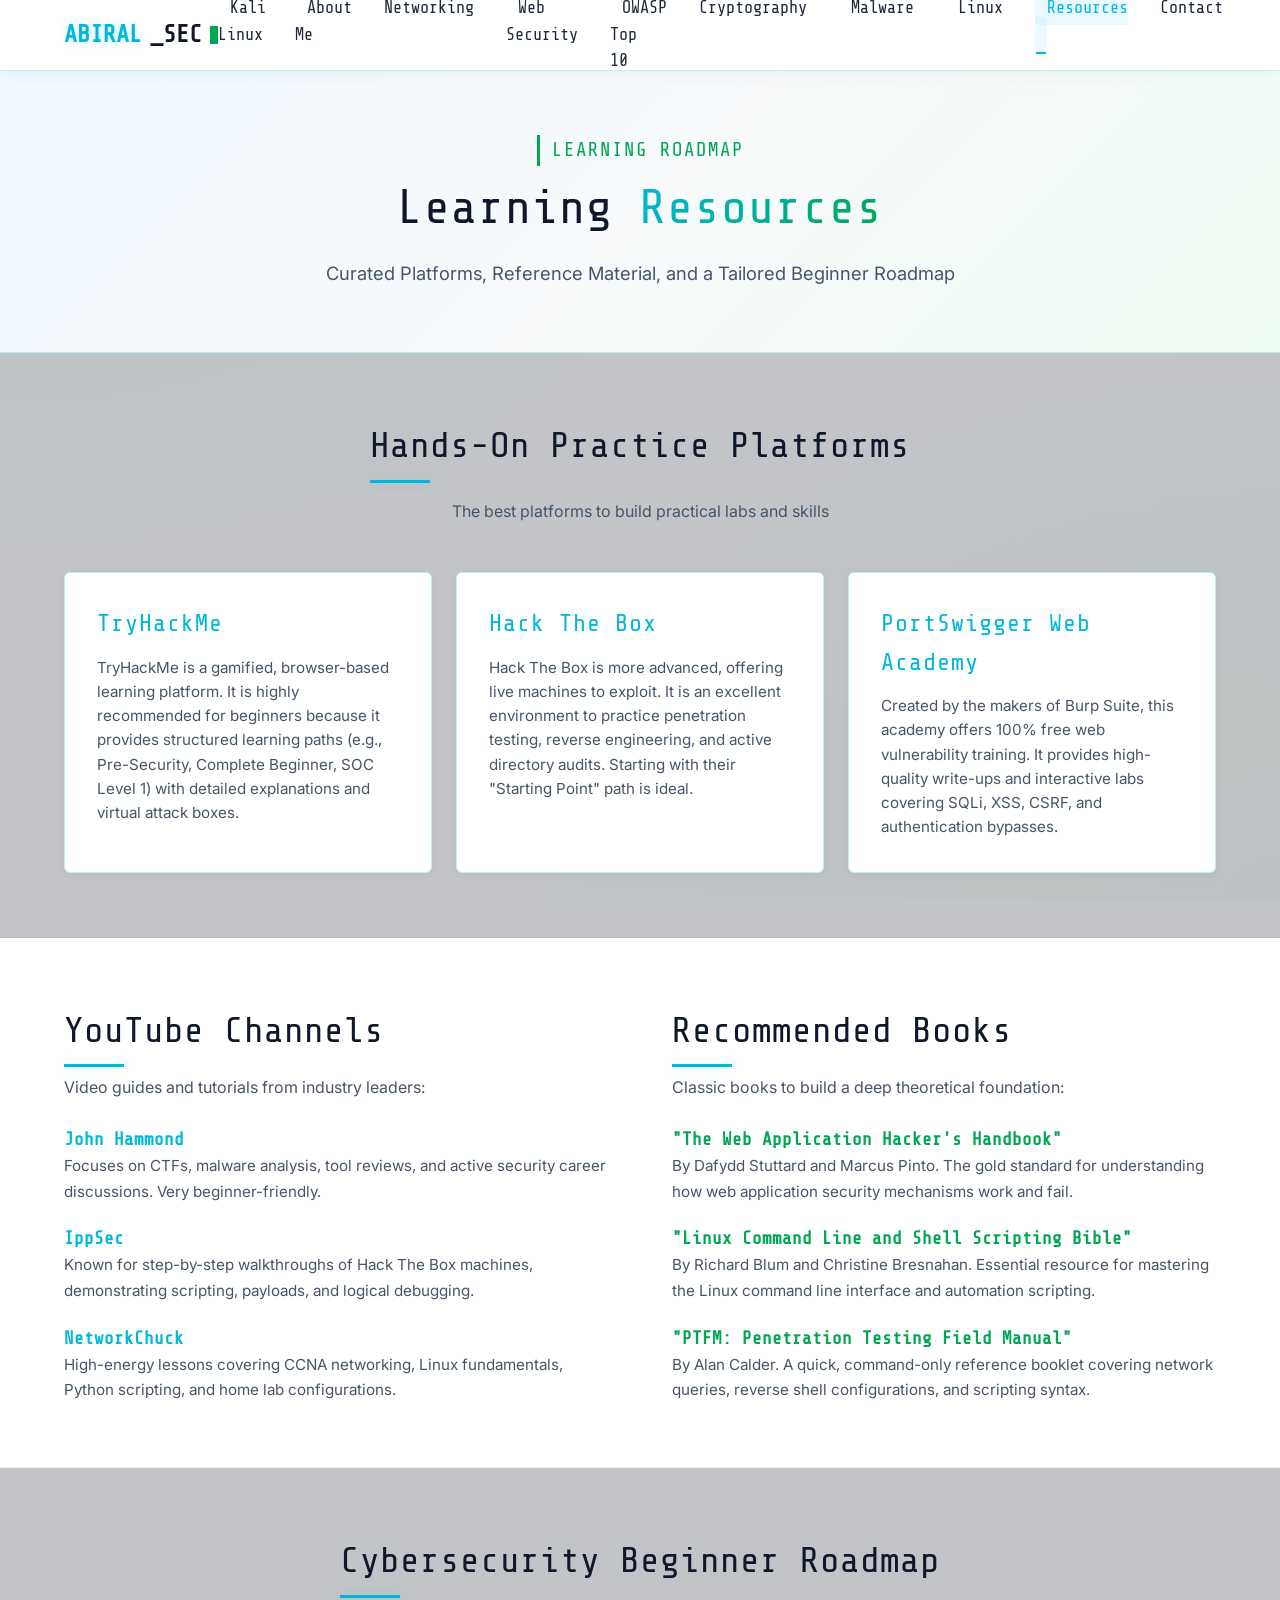
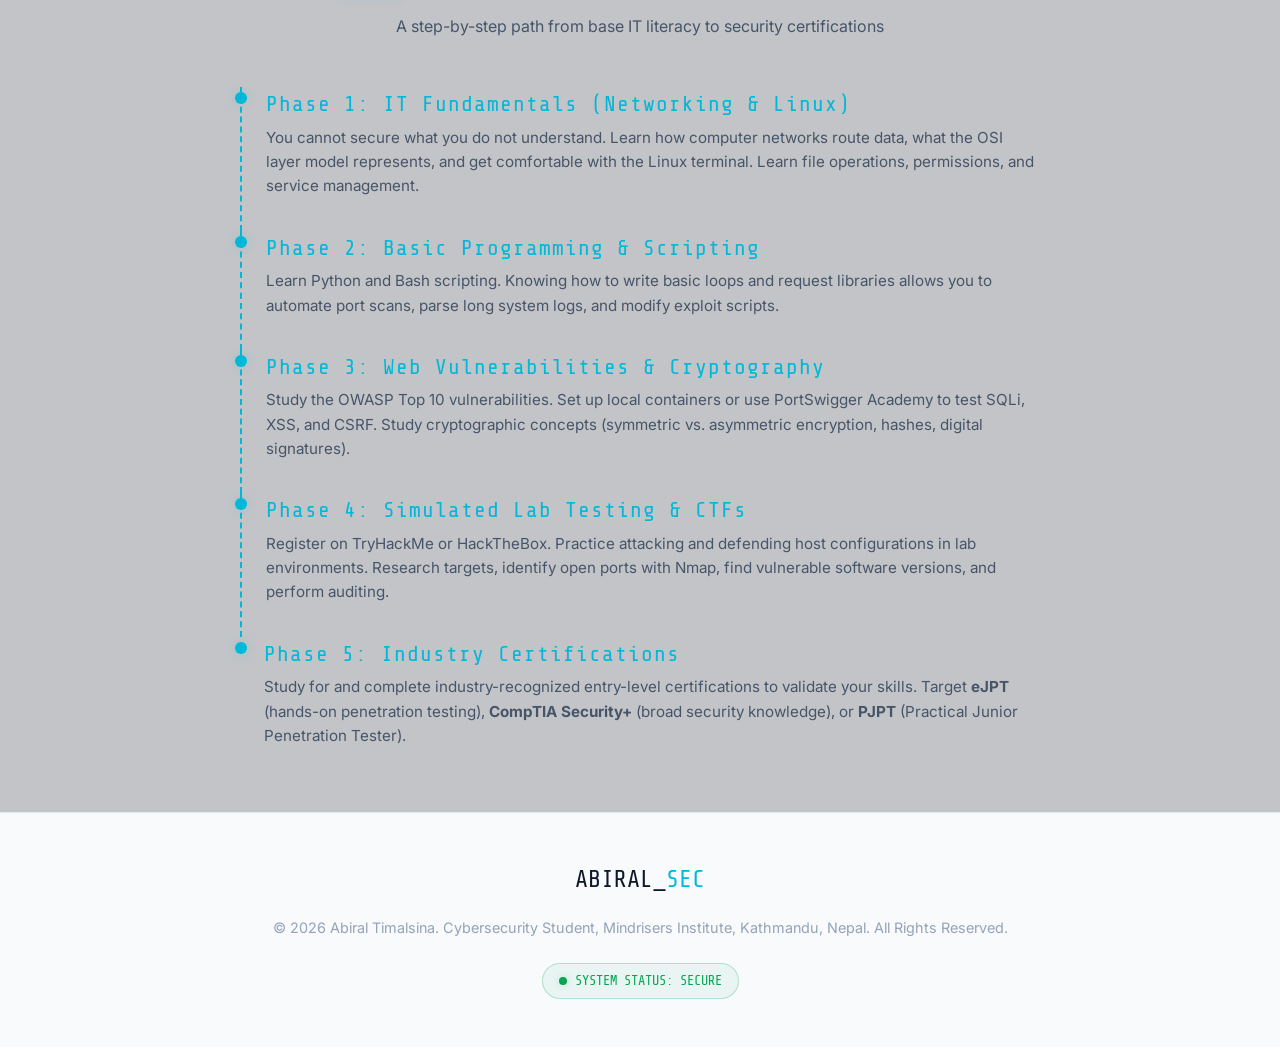
<file: resources.html>
<!DOCTYPE html>
<html lang="en">
<head>
    <meta charset="UTF-8">
    <meta name="viewport" content="width=device-width, initial-scale=1.0">
    <meta name="description" content="Explore beginner cybersecurity learning resources, recommended platforms (TryHackMe, HackTheBox), books, channels, and a complete study roadmap.">
    <title>Learning Resources | Abiral's Cybersecurity Journey</title>
    <link rel="stylesheet" href="style.css">
</head>
<body>

    <!-- Header & Navigation Bar -->
    <header>
        <div class="container nav-container">
            <a href="index.html" class="logo">
                <span>ABIRAL</span>_SEC<div class="logo-cursor"></div>
            </a>
            
            <button class="nav-toggle" aria-label="Toggle navigation">
                <span></span>
                <span></span>
                <span></span>
            </button>
            
            <ul class="nav-menu">
                <li class="nav-item"><a href="kali-linux.html">Kali Linux</a></li>
                <li class="nav-item"><a href="index.html">About Me</a></li>
                <li class="nav-item"><a href="networking.html">Networking</a></li>
                <li class="nav-item"><a href="web-security.html">Web Security</a></li>
                <li class="nav-item"><a href="owasp-top10.html">OWASP Top 10</a></li>
                <li class="nav-item"><a href="cryptography.html">Cryptography</a></li>
                <li class="nav-item"><a href="malware.html">Malware</a></li>
                <li class="nav-item"><a href="linux.html">Linux</a></li>
                <li class="nav-item active"><a href="resources.html">Resources</a></li>
                <li class="nav-item"><a href="contact.html">Contact</a></li>
            </ul>
        </div>
    </header>

    <!-- Page Header -->
    <section class="hero-sec" style="padding: 4rem 0 2rem;">
        <div class="container hero-content text-center">
            <span class="hero-subtitle">LEARNING ROADMAP</span>
            <h1 class="hero-title">Learning <span>Resources</span></h1>
            <p class="hero-desc">Curated Platforms, Reference Material, and a Tailored Beginner Roadmap</p>
        </div>
    </section>

    <!-- Platforms Section -->
    <section id="platforms" style="background: rgba(13, 20, 35, 0.25);">
        <div class="container">
            <div class="section-header text-center">
                <h2 class="section-title">Hands-On Practice Platforms</h2>
                <p class="section-subtitle">The best platforms to build practical labs and skills</p>
            </div>

            <div class="grid grid-3">
                <!-- TryHackMe -->
                <div class="card">
                    <h3 class="card-title" style="color: var(--accent-cyan);">TryHackMe</h3>
                    <p class="card-desc" style="color: var(--text-muted); font-size: 0.95rem; margin-bottom: 0;">
                        TryHackMe is a gamified, browser-based learning platform. It is highly recommended for beginners because it provides structured learning paths (e.g., Pre-Security, Complete Beginner, SOC Level 1) with detailed explanations and virtual attack boxes.
                    </p>
                </div>

                <!-- HackTheBox -->
                <div class="card">
                    <h3 class="card-title" style="color: var(--accent-cyan);">Hack The Box</h3>
                    <p class="card-desc" style="color: var(--text-muted); font-size: 0.95rem; margin-bottom: 0;">
                        Hack The Box is more advanced, offering live machines to exploit. It is an excellent environment to practice penetration testing, reverse engineering, and active directory audits. Starting with their "Starting Point" path is ideal.
                    </p>
                </div>

                <!-- PortSwigger -->
                <div class="card">
                    <h3 class="card-title" style="color: var(--accent-cyan);">PortSwigger Web Academy</h3>
                    <p class="card-desc" style="color: var(--text-muted); font-size: 0.95rem; margin-bottom: 0;">
                        Created by the makers of Burp Suite, this academy offers 100% free web vulnerability training. It provides high-quality write-ups and interactive labs covering SQLi, XSS, CSRF, and authentication bypasses.
                    </p>
                </div>
            </div>
        </div>
    </section>

    <!-- Media & Reference Material -->
    <section id="media">
        <div class="container">
            <div class="grid grid-2" style="gap: 4rem;">
                <!-- YouTube Channels -->
                <div>
                    <h2 class="section-title">YouTube Channels</h2>
                    <p style="margin-bottom: 1.5rem; color: var(--text-muted);">
                        Video guides and tutorials from industry leaders:
                    </p>
                    
                    <ul style="list-style: none; display: flex; flex-direction: column; gap: 1.25rem;">
                        <li>
                            <strong class="accent-text-cyan" style="font-family: var(--font-heading); font-size: 1.1rem; display: block;">John Hammond</strong>
                            <span style="color: var(--text-muted); font-size: 0.95rem;">Focuses on CTFs, malware analysis, tool reviews, and active security career discussions. Very beginner-friendly.</span>
                        </li>
                        <li>
                            <strong class="accent-text-cyan" style="font-family: var(--font-heading); font-size: 1.1rem; display: block;">IppSec</strong>
                            <span style="color: var(--text-muted); font-size: 0.95rem;">Known for step-by-step walkthroughs of Hack The Box machines, demonstrating scripting, payloads, and logical debugging.</span>
                        </li>
                        <li>
                            <strong class="accent-text-cyan" style="font-family: var(--font-heading); font-size: 1.1rem; display: block;">NetworkChuck</strong>
                            <span style="color: var(--text-muted); font-size: 0.95rem;">High-energy lessons covering CCNA networking, Linux fundamentals, Python scripting, and home lab configurations.</span>
                        </li>
                    </ul>
                </div>

                <!-- Books & References -->
                <div>
                    <h2 class="section-title">Recommended Books</h2>
                    <p style="margin-bottom: 1.5rem; color: var(--text-muted);">
                        Classic books to build a deep theoretical foundation:
                    </p>

                    <ul style="list-style: none; display: flex; flex-direction: column; gap: 1.25rem;">
                        <li>
                            <strong class="accent-text-green" style="font-family: var(--font-heading); font-size: 1.1rem; display: block;">"The Web Application Hacker's Handbook"</strong>
                            <span style="color: var(--text-muted); font-size: 0.95rem;">By Dafydd Stuttard and Marcus Pinto. The gold standard for understanding how web application security mechanisms work and fail.</span>
                        </li>
                        <li>
                            <strong class="accent-text-green" style="font-family: var(--font-heading); font-size: 1.1rem; display: block;">"Linux Command Line and Shell Scripting Bible"</strong>
                            <span style="color: var(--text-muted); font-size: 0.95rem;">By Richard Blum and Christine Bresnahan. Essential resource for mastering the Linux command line interface and automation scripting.</span>
                        </li>
                        <li>
                            <strong class="accent-text-green" style="font-family: var(--font-heading); font-size: 1.1rem; display: block;">"PTFM: Penetration Testing Field Manual"</strong>
                            <span style="color: var(--text-muted); font-size: 0.95rem;">By Alan Calder. A quick, command-only reference booklet covering network queries, reverse shell configurations, and scripting syntax.</span>
                        </li>
                    </ul>
                </div>
            </div>
        </div>
    </section>

    <!-- Learning Roadmap Section -->
    <section id="roadmap" style="background: rgba(13, 20, 35, 0.25);">
        <div class="container">
            <div class="section-header text-center">
                <h2 class="section-title">Cybersecurity Beginner Roadmap</h2>
                <p class="section-subtitle">A step-by-step path from base IT literacy to security certifications</p>
            </div>

            <div style="max-width: 800px; margin: 0 auto;">
                <!-- Step 1 -->
                <div class="roadmap-step">
                    <h3 class="accent-text-cyan" style="font-family: var(--font-heading); font-size: 1.35rem; margin-bottom: 0.25rem;">Phase 1: IT Fundamentals (Networking & Linux)</h3>
                    <p style="color: var(--text-muted); font-size: 0.95rem; line-height: 1.6;">
                        You cannot secure what you do not understand. Learn how computer networks route data, what the OSI layer model represents, and get comfortable with the Linux terminal. Learn file operations, permissions, and service management.
                    </p>
                </div>

                <!-- Step 2 -->
                <div class="roadmap-step">
                    <h3 class="accent-text-cyan" style="font-family: var(--font-heading); font-size: 1.35rem; margin-bottom: 0.25rem;">Phase 2: Basic Programming & Scripting</h3>
                    <p style="color: var(--text-muted); font-size: 0.95rem; line-height: 1.6;">
                        Learn Python and Bash scripting. Knowing how to write basic loops and request libraries allows you to automate port scans, parse long system logs, and modify exploit scripts.
                    </p>
                </div>

                <!-- Step 3 -->
                <div class="roadmap-step">
                    <h3 class="accent-text-cyan" style="font-family: var(--font-heading); font-size: 1.35rem; margin-bottom: 0.25rem;">Phase 3: Web Vulnerabilities & Cryptography</h3>
                    <p style="color: var(--text-muted); font-size: 0.95rem; line-height: 1.6;">
                        Study the OWASP Top 10 vulnerabilities. Set up local containers or use PortSwigger Academy to test SQLi, XSS, and CSRF. Study cryptographic concepts (symmetric vs. asymmetric encryption, hashes, digital signatures).
                    </p>
                </div>

                <!-- Step 4 -->
                <div class="roadmap-step">
                    <h3 class="accent-text-cyan" style="font-family: var(--font-heading); font-size: 1.35rem; margin-bottom: 0.25rem;">Phase 4: Simulated Lab Testing & CTFs</h3>
                    <p style="color: var(--text-muted); font-size: 0.95rem; line-height: 1.6;">
                        Register on TryHackMe or HackTheBox. Practice attacking and defending host configurations in lab environments. Research targets, identify open ports with Nmap, find vulnerable software versions, and perform auditing.
                    </p>
                </div>

                <!-- Step 5 -->
                <div class="roadmap-step">
                    <h3 class="accent-text-cyan" style="font-family: var(--font-heading); font-size: 1.35rem; margin-bottom: 0.25rem;">Phase 5: Industry Certifications</h3>
                    <p style="color: var(--text-muted); font-size: 0.95rem; line-height: 1.6;">
                        Study for and complete industry-recognized entry-level certifications to validate your skills. Target <strong>eJPT</strong> (hands-on penetration testing), <strong>CompTIA Security+</strong> (broad security knowledge), or <strong>PJPT</strong> (Practical Junior Penetration Tester).
                    </p>
                </div>
            </div>
        </div>
    </section>

    <!-- Footer -->
    <footer>
        <div class="container">
            <div class="footer-logo">ABIRAL_<span>SEC</span></div>
            <p class="footer-text">
                &copy; 2026 Abiral Timalsina. Cybersecurity Student, Mindrisers Institute, Kathmandu, Nepal. All Rights Reserved.
            </p>
            <div class="system-status">
                <div class="status-dot"></div>
                <span>SYSTEM STATUS: SECURE</span>
            </div>
        </div>
    </footer>

</body>
</html>
</file>
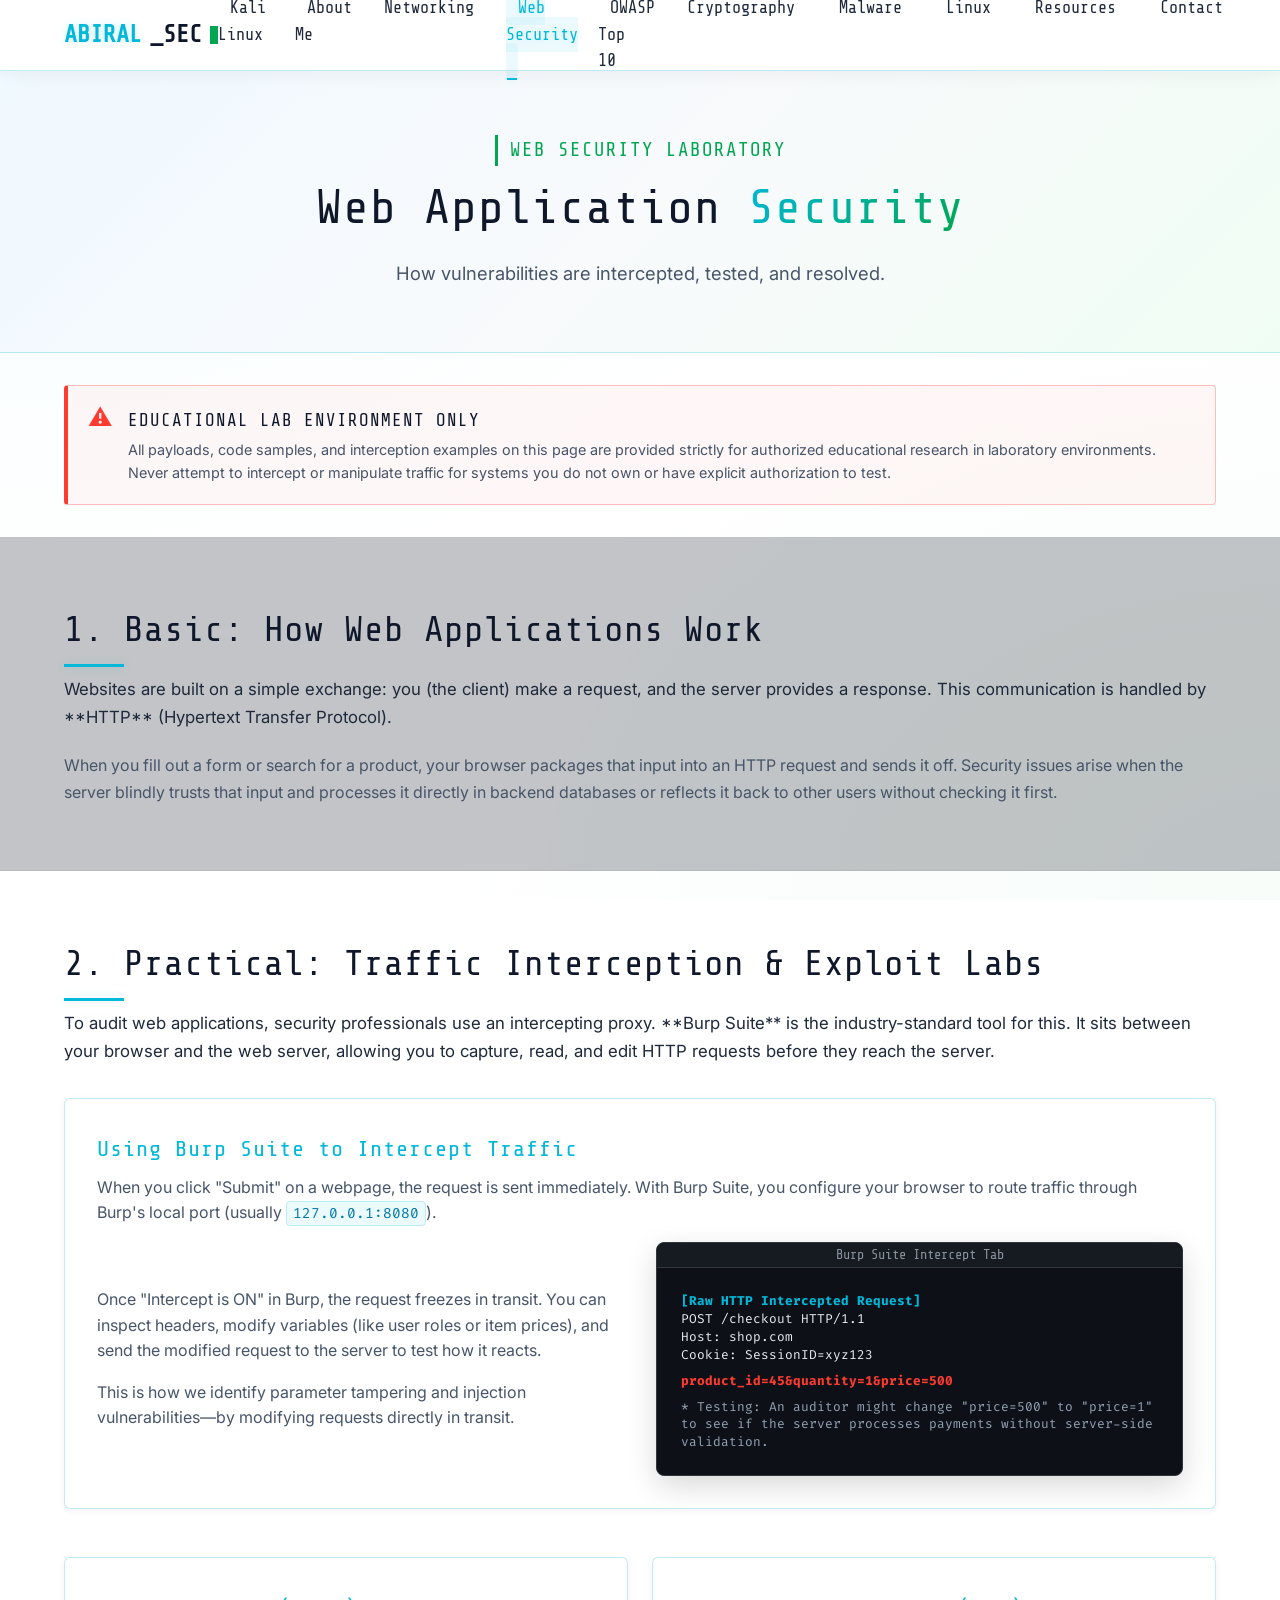
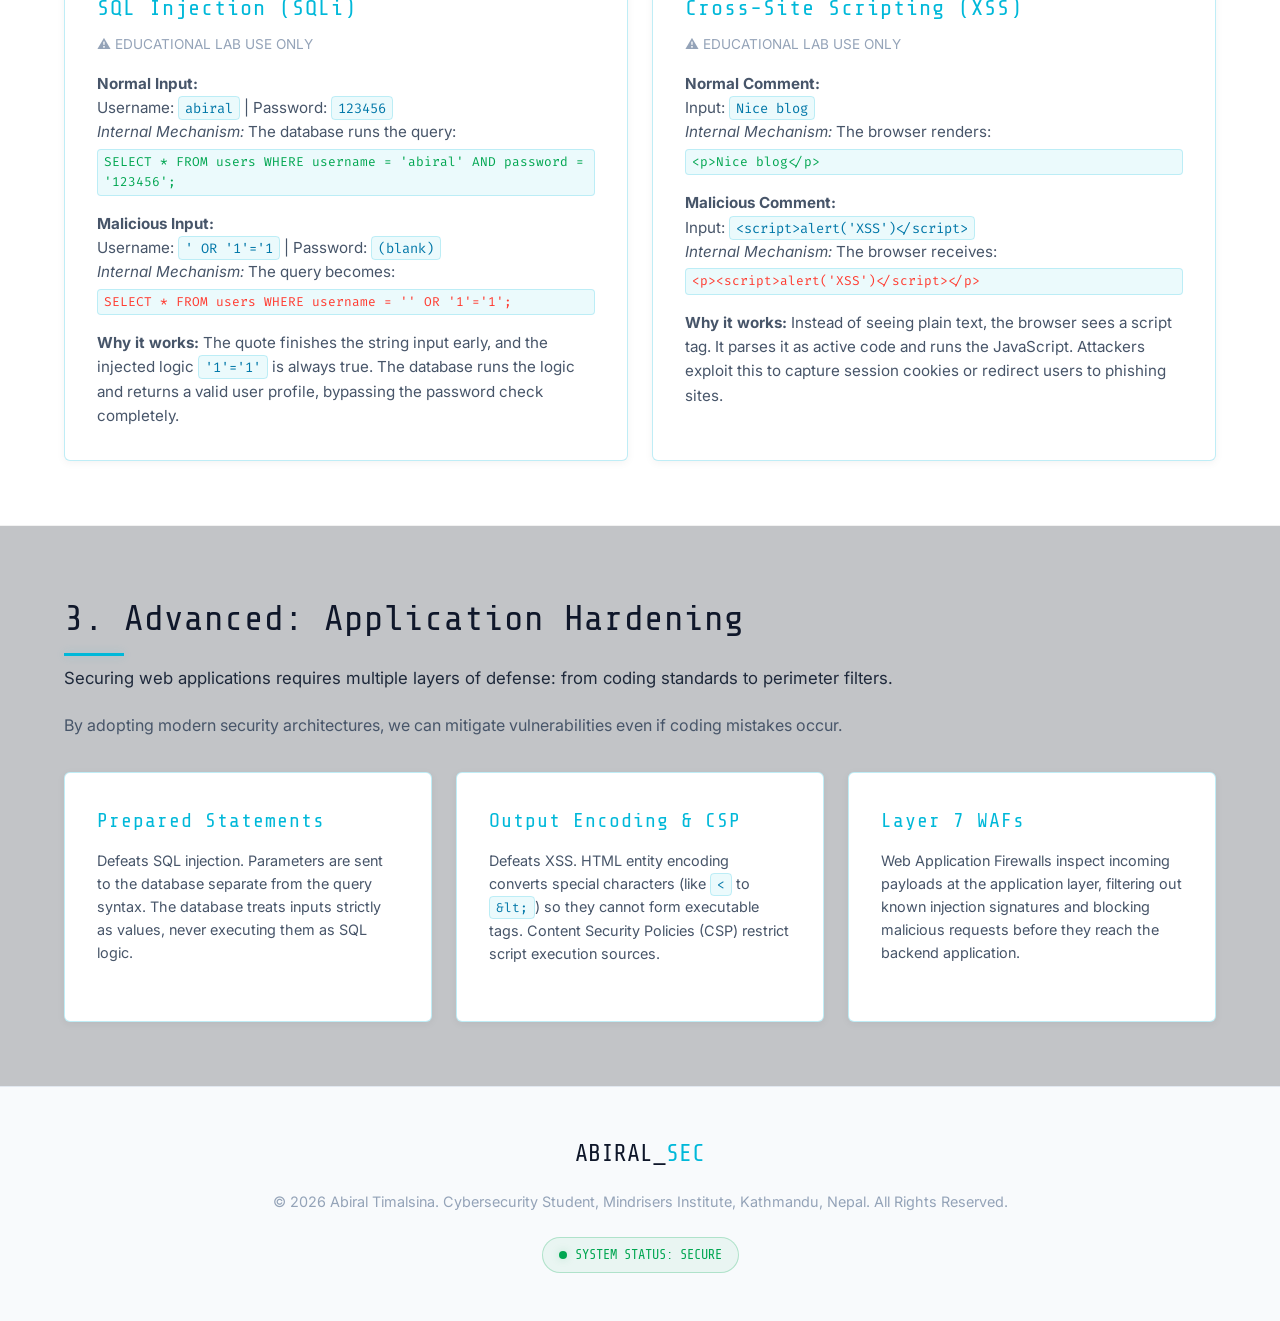
<file: web-security.html>
<!DOCTYPE html>
<html lang="en">
<head>
    <meta charset="UTF-8">
    <meta name="viewport" content="width=device-width, initial-scale=1.0">
    <meta name="description" content="Explore web application vulnerabilities: SQL Injection and Cross-Site Scripting (XSS). Learn about Burp Suite intercepting proxies, secure coding, and WAF defense.">
    <title>Web Security | Abiral's Cybersecurity Journey</title>
    <link rel="stylesheet" href="style.css">
</head>
<body>

    <!-- Header & Navigation Bar -->
    <header>
        <div class="container nav-container">
            <a href="index.html" class="logo">
                <span>ABIRAL</span>_SEC<div class="logo-cursor"></div>
            </a>
            
            <button class="nav-toggle" aria-label="Toggle navigation">
                <span></span>
                <span></span>
                <span></span>
            </button>
            
            <ul class="nav-menu">
                <li class="nav-item"><a href="kali-linux.html">Kali Linux</a></li>
                <li class="nav-item"><a href="index.html">About Me</a></li>
                <li class="nav-item"><a href="networking.html">Networking</a></li>
                <li class="nav-item active"><a href="web-security.html">Web Security</a></li>
                <li class="nav-item"><a href="owasp-top10.html">OWASP Top 10</a></li>
                <li class="nav-item"><a href="cryptography.html">Cryptography</a></li>
                <li class="nav-item"><a href="malware.html">Malware</a></li>
                <li class="nav-item"><a href="linux.html">Linux</a></li>
                <li class="nav-item"><a href="resources.html">Resources</a></li>
                <li class="nav-item"><a href="contact.html">Contact</a></li>
            </ul>
        </div>
    </header>

    <!-- Page Header -->
    <section class="hero-sec" style="padding: 4rem 0 2rem;">
        <div class="container hero-content text-center">
            <span class="hero-subtitle">WEB SECURITY LABORATORY</span>
            <h1 class="hero-title">Web Application <span>Security</span></h1>
            <p class="hero-desc">How vulnerabilities are intercepted, tested, and resolved.</p>
        </div>
    </section>

    <!-- Safety Disclaimer -->
    <div class="container">
        <div class="disclaimer-banner">
            <div class="disclaimer-icon">⚠️</div>
            <div class="disclaimer-content">
                <h4>EDUCATIONAL LAB ENVIRONMENT ONLY</h4>
                <p>
                    All payloads, code samples, and interception examples on this page are provided strictly for authorized educational research in laboratory environments. Never attempt to intercept or manipulate traffic for systems you do not own or have explicit authorization to test.
                </p>
            </div>
        </div>
    </div>

    <!-- Basic Section -->
    <section id="basic" style="background: rgba(13, 20, 35, 0.25);">
        <div class="container">
            <h2 class="section-title">1. Basic: How Web Applications Work</h2>
            <p style="margin-bottom: 1.25rem; color: var(--text-main); font-size: 1.05rem; line-height: 1.7;">
                Websites are built on a simple exchange: you (the client) make a request, and the server provides a response. This communication is handled by **HTTP** (Hypertext Transfer Protocol).
            </p>
            <p style="color: var(--text-muted); line-height: 1.7;">
                When you fill out a form or search for a product, your browser packages that input into an HTTP request and sends it off. Security issues arise when the server blindly trusts that input and processes it directly in backend databases or reflects it back to other users without checking it first.
            </p>
        </div>
    </section>

    <!-- Practical Section -->
    <section id="practical">
        <div class="container">
            <h2 class="section-title">2. Practical: Traffic Interception & Exploit Labs</h2>
            <p style="margin-bottom: 2rem; color: var(--text-main); font-size: 1.05rem; line-height: 1.7;">
                To audit web applications, security professionals use an intercepting proxy. **Burp Suite** is the industry-standard tool for this. It sits between your browser and the web server, allowing you to capture, read, and edit HTTP requests before they reach the server.
            </p>

            <!-- Burp Suite Card -->
            <div class="card" style="margin-bottom: 3rem;">
                <h3 class="accent-text-cyan" style="font-family: var(--font-heading); font-size: 1.4rem; margin-bottom: 0.5rem;">Using Burp Suite to Intercept Traffic</h3>
                <p style="color: var(--text-muted); line-height: 1.6; margin-bottom: 1rem;">
                    When you click "Submit" on a webpage, the request is sent immediately. With Burp Suite, you configure your browser to route traffic through Burp's local port (usually <code>127.0.0.1:8080</code>). 
                </p>
                <div class="grid grid-2" style="gap: 2rem; align-items: center;">
                    <div>
                        <p style="color: var(--text-muted); line-height: 1.6; margin-bottom: 1rem;">
                            Once "Intercept is ON" in Burp, the request freezes in transit. You can inspect headers, modify variables (like user roles or item prices), and send the modified request to the server to test how it reacts.
                        </p>
                        <p style="color: var(--text-muted); line-height: 1.6;">
                            This is how we identify parameter tampering and injection vulnerabilities—by modifying requests directly in transit.
                        </p>
                    </div>
                    <div>
                        <div class="terminal">
                            <div class="terminal-header">
                                <div class="terminal-title">Burp Suite Intercept Tab</div>
                            </div>
                            <div class="terminal-body" style="font-size: 0.8rem; line-height: 1.4;">
                                <p style="color: var(--accent-cyan); font-weight: bold;">[Raw HTTP Intercepted Request]</p>
                                <p>POST /checkout HTTP/1.1</p>
                                <p>Host: shop.com</p>
                                <p>Cookie: SessionID=xyz123</p>
                                <p style="color: var(--accent-red); font-weight: bold; margin-top: 0.5rem;">product_id=45&amp;quantity=1&amp;price=500</p>
                                <p style="color: var(--text-dim); margin-top: 0.5rem;">
                                    * Testing: An auditor might change "price=500" to "price=1" to see if the server processes payments without server-side validation.
                                </p>
                            </div>
                        </div>
                    </div>
                </div>
            </div>

            <!-- Vulnerability Demos -->
            <div class="grid grid-2">
                <!-- SQLi -->
                <div class="card" style="border-color: var(--border-glow);">
                    <h3 class="accent-text-cyan" style="font-family: var(--font-heading); font-size: 1.4rem; margin-bottom: 0.5rem;">SQL Injection (SQLi)</h3>
                    <p style="color: var(--text-dim); font-size: 0.85rem; text-transform: uppercase; margin-bottom: 1rem;">⚠️ Educational Lab Use Only</p>
                    
                    <p style="color: var(--text-muted); font-size: 0.95rem; margin-bottom: 1rem;">
                        <strong>Normal Input:</strong> <br>
                        Username: <code>abiral</code> | Password: <code>123456</code> <br>
                        <em>Internal Mechanism:</em> The database runs the query:<br>
                        <code style="color: var(--accent-green); font-size: 0.8rem; display: block; margin-top: 0.25rem;">SELECT * FROM users WHERE username = 'abiral' AND password = '123456';</code>
                    </p>

                    <p style="color: var(--text-muted); font-size: 0.95rem; margin-bottom: 1rem;">
                        <strong>Malicious Input:</strong> <br>
                        Username: <code>' OR '1'='1</code> | Password: <code>(blank)</code> <br>
                        <em>Internal Mechanism:</em> The query becomes:<br>
                        <code style="color: var(--accent-red); font-size: 0.8rem; display: block; margin-top: 0.25rem;">SELECT * FROM users WHERE username = '' OR '1'='1';</code>
                    </p>

                    <p style="color: var(--text-muted); font-size: 0.95rem;">
                        <strong>Why it works:</strong> The quote finishes the string input early, and the injected logic <code>'1'='1'</code> is always true. The database runs the logic and returns a valid user profile, bypassing the password check completely.
                    </p>
                </div>

                <!-- XSS -->
                <div class="card" style="border-color: var(--border-glow);">
                    <h3 class="accent-text-cyan" style="font-family: var(--font-heading); font-size: 1.4rem; margin-bottom: 0.5rem;">Cross-Site Scripting (XSS)</h3>
                    <p style="color: var(--text-dim); font-size: 0.85rem; text-transform: uppercase; margin-bottom: 1rem;">⚠️ Educational Lab Use Only</p>
                    
                    <p style="color: var(--text-muted); font-size: 0.95rem; margin-bottom: 1rem;">
                        <strong>Normal Comment:</strong> <br>
                        Input: <code>Nice blog</code> <br>
                        <em>Internal Mechanism:</em> The browser renders: <br>
                        <code style="color: var(--accent-green); font-size: 0.8rem; display: block; margin-top: 0.25rem;">&lt;p&gt;Nice blog&lt;/p&gt;</code>
                    </p>

                    <p style="color: var(--text-muted); font-size: 0.95rem; margin-bottom: 1rem;">
                        <strong>Malicious Comment:</strong> <br>
                        Input: <code>&lt;script&gt;alert('XSS')&lt;/script&gt;</code> <br>
                        <em>Internal Mechanism:</em> The browser receives: <br>
                        <code style="color: var(--accent-red); font-size: 0.8rem; display: block; margin-top: 0.25rem;">&lt;p&gt;&lt;script&gt;alert('XSS')&lt;/script&gt;&lt;/p&gt;</code>
                    </p>

                    <p style="color: var(--text-muted); font-size: 0.95rem;">
                        <strong>Why it works:</strong> Instead of seeing plain text, the browser sees a script tag. It parses it as active code and runs the JavaScript. Attackers exploit this to capture session cookies or redirect users to phishing sites.
                    </p>
                </div>
            </div>
        </div>
    </section>

    <!-- Advanced Section -->
    <section id="advanced" style="background: rgba(13, 20, 35, 0.25);">
        <div class="container">
            <h2 class="section-title">3. Advanced: Application Hardening</h2>
            <p style="margin-bottom: 1.25rem; color: var(--text-main); font-size: 1.05rem; line-height: 1.7;">
                Securing web applications requires multiple layers of defense: from coding standards to perimeter filters.
            </p>
            <p style="color: var(--text-muted); line-height: 1.7; margin-bottom: 2rem;">
                By adopting modern security architectures, we can mitigate vulnerabilities even if coding mistakes occur.
            </p>

            <div class="grid grid-3">
                <div class="card">
                    <h3 class="card-title" style="font-size: 1.25rem; color: var(--accent-cyan);">Prepared Statements</h3>
                    <p class="card-desc" style="font-size: 0.9rem; color: var(--text-muted);">
                        Defeats SQL injection. Parameters are sent to the database separate from the query syntax. The database treats inputs strictly as values, never executing them as SQL logic.
                    </p>
                </div>

                <div class="card">
                    <h3 class="card-title" style="font-size: 1.25rem; color: var(--accent-cyan);">Output Encoding & CSP</h3>
                    <p class="card-desc" style="font-size: 0.9rem; color: var(--text-muted);">
                        Defeats XSS. HTML entity encoding converts special characters (like <code>&lt;</code> to <code>&amp;lt;</code>) so they cannot form executable tags. Content Security Policies (CSP) restrict script execution sources.
                    </p>
                </div>

                <div class="card">
                    <h3 class="card-title" style="font-size: 1.25rem; color: var(--accent-cyan);">Layer 7 WAFs</h3>
                    <p class="card-desc" style="font-size: 0.9rem; color: var(--text-muted);">
                        Web Application Firewalls inspect incoming payloads at the application layer, filtering out known injection signatures and blocking malicious requests before they reach the backend application.
                    </p>
                </div>
            </div>
        </div>
    </section>

    <!-- Footer -->
    <footer>
        <div class="container">
            <div class="footer-logo">ABIRAL_<span>SEC</span></div>
            <p class="footer-text">
                &copy; 2026 Abiral Timalsina. Cybersecurity Student, Mindrisers Institute, Kathmandu, Nepal. All Rights Reserved.
            </p>
            <div class="system-status">
                <div class="status-dot"></div>
                <span>SYSTEM STATUS: SECURE</span>
            </div>
        </div>
    </footer>

</body>
</html>
</file>
<file: style.css>
/* 
   Abiral Timalsina's Cybersecurity Blog & Portfolio Shared Stylesheet
   Theme: Cyber Dark / Hacker / Neon — White Background Edition
*/

@import url('https://fonts.googleapis.com/css2?family=Fira+Code:wght@400;500;600&family=Inter:wght@300;400;500;600;700&family=Share+Tech+Mono&display=swap');

:root {
    --bg-darker: #ffffff;
    --bg-dark: #f8fafc;
    --bg-card: rgba(240, 245, 255, 0.8);
    --bg-terminal: #1e2a3a;
    
    --accent-cyan: #00b8d9;
    --accent-green: #00a651;
    --accent-blue: #0066ff;
    --accent-red: #ff3b30;
    --accent-warning: #ffb300;
    
    --text-main: #1e293b;
    --text-muted: #475569;
    --text-dim: #94a3b8;
    --text-cyan: #0077a8;
    --text-green: #005c2e;
    
    --border-glow: rgba(0, 184, 217, 0.25);
    --border-green: rgba(0, 166, 81, 0.25);
    --border-red: rgba(255, 59, 48, 0.3);
    
    --font-heading: 'Share Tech Mono', monospace;
    --font-body: 'Inter', sans-serif;
    --font-code: 'Fira Code', monospace;
    
    --shadow-cyan: 0 0 10px rgba(0, 184, 217, 0.2);
    --shadow-green: 0 0 10px rgba(0, 166, 81, 0.2);
    --shadow-cyan-strong: 0 0 20px rgba(0, 184, 217, 0.4);
    
    --transition-fast: 0.2s ease;
    --transition-normal: 0.3s ease;
}

/* Base resets and defaults */
* {
    margin: 0;
    padding: 0;
    box-sizing: border-box;
}

html {
    scroll-behavior: smooth;
    background-color: var(--bg-darker);
    color: var(--text-main);
    font-family: var(--font-body);
    line-height: 1.6;
}

body {
    background-color: #ffffff;
    background-image: 
        radial-gradient(at 0% 0%, rgba(0, 184, 217, 0.04) 0px, transparent 50%),
        radial-gradient(at 100% 100%, rgba(0, 166, 81, 0.03) 0px, transparent 50%);
    background-attachment: fixed;
    min-height: 100vh;
    display: flex;
    flex-direction: column;
}

/* Scrollbar styling */
::-webkit-scrollbar {
    width: 8px;
    height: 8px;
}
::-webkit-scrollbar-track {
    background: #f1f5f9;
}
::-webkit-scrollbar-thumb {
    background: #cbd5e1;
    border-radius: 4px;
}
::-webkit-scrollbar-thumb:hover {
    background: var(--accent-cyan);
    box-shadow: var(--shadow-cyan);
}

/* Typography and headings */
h1, h2, h3, h4, h5, h6 {
    font-family: var(--font-heading);
    letter-spacing: 1px;
    color: #0f172a;
    font-weight: 500;
}

a {
    color: var(--accent-cyan);
    text-decoration: none;
    transition: var(--transition-fast);
}

a:hover {
    color: var(--accent-green);
    text-shadow: var(--shadow-green);
}

code {
    font-family: var(--font-code);
    background: rgba(0, 184, 217, 0.08);
    padding: 2px 6px;
    border-radius: 4px;
    font-size: 0.9em;
    color: #0077a8;
    border: 1px solid rgba(0, 184, 217, 0.2);
}

pre {
    background: var(--bg-terminal);
    border: 1px solid var(--border-glow);
    border-radius: 6px;
    padding: 1rem;
    overflow-x: auto;
    margin: 1rem 0;
    position: relative;
}

pre code {
    background: none;
    border: none;
    padding: 0;
    color: #f8f8f2;
    font-size: 0.85rem;
}

/* Layout utilities */
.container {
    width: 100%;
    max-width: 1200px;
    margin: 0 auto;
    padding: 0 1.5rem;
}

.grid {
    display: grid;
    gap: 1.5rem;
}

.grid-2 {
    grid-template-columns: repeat(2, 1fr);
}

.grid-3 {
    grid-template-columns: repeat(3, 1fr);
}

.flex-center {
    display: flex;
    justify-content: center;
    align-items: center;
}

.text-center {
    text-align: center;
}

.accent-text-cyan {
    color: var(--accent-cyan);
}

.accent-text-green {
    color: var(--accent-green);
}

/* Header & Navigation */
header {
    background: rgba(255, 255, 255, 0.92);
    backdrop-filter: blur(12px);
    -webkit-backdrop-filter: blur(12px);
    border-bottom: 1px solid var(--border-glow);
    position: sticky;
    top: 0;
    z-index: 100;
    box-shadow: 0 2px 20px rgba(0, 0, 0, 0.06);
}

.nav-container {
    display: flex;
    justify-content: space-between;
    align-items: center;
    height: 70px;
}

.logo {
    font-family: var(--font-heading);
    font-size: 1.5rem;
    font-weight: 700;
    display: flex;
    align-items: center;
    gap: 0.5rem;
    color: #0f172a;
}

.logo span {
    color: var(--accent-cyan);
    text-shadow: var(--shadow-cyan);
}

.logo-cursor {
    display: inline-block;
    width: 8px;
    height: 18px;
    background-color: var(--accent-green);
    animation: blink 1s infinite;
}

.nav-menu {
    display: flex;
    list-style: none;
    gap: 1.25rem;
}

.nav-item a {
    color: var(--text-main);
    font-family: var(--font-heading);
    font-size: 1.05rem;
    font-weight: 500;
    padding: 0.5rem 0.75rem;
    position: relative;
    border-radius: 4px;
    transition: var(--transition-normal);
}

.nav-item a:hover,
.nav-item.active a {
    color: var(--accent-cyan);
    text-shadow: var(--shadow-cyan);
    background: rgba(0, 184, 217, 0.07);
}

.nav-item.active a::after {
    content: '';
    position: absolute;
    bottom: -2px;
    left: 10%;
    width: 80%;
    height: 2px;
    background-color: var(--accent-cyan);
    box-shadow: var(--shadow-cyan);
}

/* Hamburger menu button for responsiveness */
.nav-toggle {
    display: none;
    flex-direction: column;
    justify-content: space-between;
    width: 30px;
    height: 21px;
    background: transparent;
    border: none;
    cursor: pointer;
}

.nav-toggle span {
    width: 100%;
    height: 3px;
    background-color: var(--accent-cyan);
    border-radius: 3px;
    transition: var(--transition-normal);
}

/* Page Hero Section */
.hero-sec {
    padding: 5rem 0 3rem;
    position: relative;
    overflow: hidden;
    background: linear-gradient(135deg, #f0f9ff 0%, #f8fafc 50%, #f0fdf4 100%);
    border-bottom: 1px solid var(--border-glow);
}

.hero-content {
    max-width: 800px;
    margin: 0 auto;
}

.hero-subtitle {
    font-family: var(--font-heading);
    font-size: 1.2rem;
    color: var(--accent-green);
    text-transform: uppercase;
    letter-spacing: 2px;
    margin-bottom: 1rem;
    display: inline-block;
    border-left: 3px solid var(--accent-green);
    padding-left: 0.75rem;
}

.hero-title {
    font-size: 3rem;
    line-height: 1.1;
    margin-bottom: 1.5rem;
    color: #0f172a;
}

.hero-title span {
    background: linear-gradient(135deg, var(--accent-cyan), var(--accent-green));
    -webkit-background-clip: text;
    -webkit-text-fill-color: transparent;
}

.hero-desc {
    color: var(--text-muted);
    font-size: 1.15rem;
    margin-bottom: 2rem;
}

/* CTA Buttons */
.btn {
    display: inline-flex;
    align-items: center;
    gap: 0.5rem;
    padding: 0.75rem 1.75rem;
    font-family: var(--font-heading);
    font-size: 1.1rem;
    font-weight: 500;
    border-radius: 4px;
    cursor: pointer;
    transition: var(--transition-normal);
}

.btn-primary {
    background: rgba(0, 184, 217, 0.08);
    color: var(--accent-cyan);
    border: 1px solid var(--accent-cyan);
    box-shadow: inset 0 0 10px rgba(0, 184, 217, 0.05);
}

.btn-primary:hover {
    background: var(--accent-cyan);
    color: #ffffff;
    box-shadow: var(--shadow-cyan-strong);
}

.btn-secondary {
    background: rgba(0, 166, 81, 0.06);
    color: var(--accent-green);
    border: 1px solid var(--accent-green);
}

.btn-secondary:hover {
    background: var(--accent-green);
    color: #ffffff;
    box-shadow: var(--shadow-green);
}

.btn-group {
    display: flex;
    gap: 1rem;
    flex-wrap: wrap;
}

/* Card components */
.card {
    background: #ffffff;
    border: 1px solid var(--border-glow);
    border-radius: 6px;
    padding: 2rem;
    transition: var(--transition-normal);
    position: relative;
    overflow: hidden;
    box-shadow: 0 2px 8px rgba(0, 0, 0, 0.05);
}

.card:hover {
    transform: translateY(-5px);
    border-color: var(--accent-green);
    box-shadow: 0 10px 20px rgba(0, 166, 81, 0.08), var(--shadow-green);
}

.card-icon {
    font-size: 2rem;
    color: var(--accent-cyan);
    margin-bottom: 1.25rem;
    display: inline-block;
}

.card-title {
    font-size: 1.5rem;
    margin-bottom: 0.75rem;
    color: #0f172a;
}

.card-desc {
    color: var(--text-muted);
    font-size: 0.95rem;
    margin-bottom: 1.5rem;
}

/* Cyber Terminal Component — kept dark for authenticity */
.terminal {
    background: #0d1117;
    border: 1px solid #30363d;
    border-radius: 8px;
    font-family: var(--font-code);
    box-shadow: 0 10px 30px rgba(0, 0, 0, 0.15);
    overflow: hidden;
    width: 100%;
}

.terminal-header {
    background: #161b22;
    padding: 0.75rem 1rem;
    display: flex;
    align-items: center;
    border-bottom: 1px solid #30363d;
    position: relative;
}

.terminal-buttons {
    display: flex;
    gap: 0.5rem;
}

.terminal-btn {
    width: 12px;
    height: 12px;
    border-radius: 50%;
}

.terminal-btn.close { background-color: #ef4444; }
.terminal-btn.minimize { background-color: #eab308; }
.terminal-btn.maximize { background-color: #22c55e; }

.terminal-title {
    position: absolute;
    width: 100%;
    left: 0;
    text-align: center;
    font-size: 0.85rem;
    color: #8b949e;
    font-family: var(--font-heading);
}

.terminal-body {
    padding: 1.5rem;
    font-size: 0.9rem;
    color: #e6edf3;
}

.terminal-line {
    margin-bottom: 0.75rem;
    display: flex;
    flex-wrap: wrap;
    align-items: center;
}

.terminal-prompt {
    color: #3fb950;
    margin-right: 0.75rem;
}

.terminal-input {
    color: #79c0ff;
}

.terminal-output {
    color: #8b949e;
    padding-left: 1rem;
    width: 100%;
    margin-bottom: 0.75rem;
}

/* Sections on Inner Pages */
section {
    padding: 4rem 0;
    border-bottom: 1px solid rgba(0, 0, 0, 0.05);
}

section:last-of-type {
    border-bottom: none;
}

.section-header {
    margin-bottom: 3rem;
}

.section-title {
    font-size: 2.25rem;
    position: relative;
    display: inline-block;
    padding-bottom: 0.5rem;
    margin-bottom: 0.5rem;
    color: #0f172a;
}

.section-title::after {
    content: '';
    position: absolute;
    bottom: 0;
    left: 0;
    width: 60px;
    height: 3px;
    background: var(--accent-cyan);
    box-shadow: var(--shadow-cyan);
}

.section-subtitle {
    color: var(--text-muted);
    font-size: 1rem;
    margin-top: 0.5rem;
}

/* Informational / Warning banner styles */
.disclaimer-banner {
    background: rgba(255, 59, 48, 0.04);
    border: 1px solid var(--border-red);
    border-left: 4px solid var(--accent-red);
    padding: 1.25rem;
    border-radius: 4px;
    margin: 2rem 0;
    display: flex;
    gap: 1rem;
    align-items: flex-start;
}

.disclaimer-icon {
    color: var(--accent-red);
    font-size: 1.5rem;
    line-height: 1;
}

.disclaimer-content h4 {
    color: #0f172a;
    font-size: 1.1rem;
    margin-bottom: 0.25rem;
}

.disclaimer-content p {
    color: var(--text-muted);
    font-size: 0.9rem;
}

/* Comparison Tables & Command Lists */
.cyber-table-wrapper {
    overflow-x: auto;
    margin: 2rem 0;
    border: 1px solid var(--border-glow);
    border-radius: 6px;
    box-shadow: 0 2px 12px rgba(0, 0, 0, 0.06);
}

.cyber-table {
    width: 100%;
    border-collapse: collapse;
    text-align: left;
    font-size: 0.95rem;
    background: #ffffff;
}

.cyber-table th {
    background: rgba(0, 184, 217, 0.07);
    color: var(--accent-cyan);
    font-family: var(--font-heading);
    font-size: 1.1rem;
    font-weight: 500;
    padding: 1rem 1.25rem;
    border-bottom: 2px solid var(--border-glow);
}

.cyber-table td {
    padding: 1rem 1.25rem;
    border-bottom: 1px solid rgba(0, 0, 0, 0.05);
    color: var(--text-main);
}

.cyber-table tr:hover td {
    background: rgba(0, 184, 217, 0.03);
}

.cyber-table tr:last-child td {
    border-bottom: none;
}

/* Timeline Components */
.timeline {
    position: relative;
    max-width: 800px;
    margin: 2rem auto;
}

.timeline::after {
    content: '';
    position: absolute;
    width: 2px;
    background: var(--border-glow);
    top: 0;
    bottom: 0;
    left: 50%;
    margin-left: -1px;
}

.timeline-item {
    padding: 10px 40px;
    position: relative;
    background-color: inherit;
    width: 50%;
}

.timeline-item::after {
    content: '';
    position: absolute;
    width: 14px;
    height: 14px;
    right: -7px;
    background-color: #ffffff;
    border: 3px solid var(--accent-cyan);
    top: 15px;
    border-radius: 50%;
    z-index: 1;
    box-shadow: var(--shadow-cyan);
}

.left {
    left: 0;
}

.right {
    left: 50%;
}

.right::after {
    left: -7px;
}

.timeline-content {
    padding: 1.5rem;
    background: #ffffff;
    position: relative;
    border-radius: 6px;
    border: 1px solid var(--border-glow);
    box-shadow: 0 2px 8px rgba(0, 0, 0, 0.04);
}

.timeline-content h3 {
    color: var(--accent-cyan);
    margin-bottom: 0.5rem;
}

/* Contact form styles */
.contact-grid {
    display: grid;
    grid-template-columns: 1fr 1.5fr;
    gap: 3rem;
}

.contact-info {
    display: flex;
    flex-direction: column;
    gap: 1.5rem;
}

.contact-info-card {
    background: #f8fafc;
    border: 1px solid var(--border-glow);
    border-radius: 6px;
    padding: 1.5rem;
}

.contact-info-card h3 {
    color: var(--accent-cyan);
    margin-bottom: 0.5rem;
    display: flex;
    align-items: center;
    gap: 0.5rem;
}

.contact-info-card p {
    color: var(--text-muted);
}

.contact-form {
    background: #ffffff;
    border: 1px solid var(--border-glow);
    border-radius: 8px;
    padding: 2.5rem;
    box-shadow: 0 4px 20px rgba(0, 0, 0, 0.06);
}

.form-group {
    margin-bottom: 1.5rem;
}

.form-group label {
    display: block;
    font-family: var(--font-heading);
    font-size: 1rem;
    color: var(--accent-cyan);
    margin-bottom: 0.5rem;
}

.form-control {
    width: 100%;
    background: #f8fafc;
    border: 1px solid #e2e8f0;
    border-radius: 4px;
    padding: 0.75rem 1rem;
    color: #0f172a;
    font-family: var(--font-body);
    font-size: 0.95rem;
    transition: var(--transition-normal);
}

.form-control:focus {
    outline: none;
    border-color: var(--accent-cyan);
    box-shadow: var(--shadow-cyan);
    background: #ffffff;
}

textarea.form-control {
    resize: vertical;
    min-height: 150px;
}

.social-links {
    display: flex;
    gap: 1rem;
    margin-top: 1rem;
}

.social-icon {
    width: 40px;
    height: 40px;
    border-radius: 4px;
    background: rgba(0, 184, 217, 0.06);
    border: 1px solid var(--border-glow);
    display: flex;
    justify-content: center;
    align-items: center;
    color: var(--accent-cyan);
    transition: var(--transition-normal);
    font-family: var(--font-heading);
    font-weight: bold;
}

.social-icon:hover {
    background: var(--accent-cyan);
    color: #ffffff;
    box-shadow: var(--shadow-cyan);
    transform: translateY(-3px);
}

/* Footer Section */
footer {
    background: #f8fafc;
    border-top: 1px solid #e2e8f0;
    padding: 3rem 0;
    margin-top: auto;
    text-align: center;
}

.footer-logo {
    font-family: var(--font-heading);
    font-size: 1.5rem;
    margin-bottom: 1rem;
    color: #0f172a;
}

.footer-logo span {
    color: var(--accent-cyan);
}

.footer-text {
    color: var(--text-dim);
    font-size: 0.9rem;
    margin-bottom: 1.5rem;
}

.system-status {
    display: inline-flex;
    align-items: center;
    gap: 0.5rem;
    background: rgba(0, 166, 81, 0.06);
    border: 1px solid var(--border-green);
    padding: 0.4rem 1rem;
    border-radius: 20px;
    font-family: var(--font-heading);
    font-size: 0.85rem;
    color: var(--accent-green);
}

.status-dot {
    width: 8px;
    height: 8px;
    background-color: var(--accent-green);
    border-radius: 50%;
    box-shadow: var(--shadow-green);
    animation: pulse 2s infinite;
}

/* Keyframe Animations */
@keyframes blink {
    0%, 100% { opacity: 1; }
    50% { opacity: 0; }
}

@keyframes pulse {
    0% { transform: scale(0.95); box-shadow: 0 0 0 0 rgba(0, 166, 81, 0.7); }
    70% { transform: scale(1); box-shadow: 0 0 0 6px rgba(0, 166, 81, 0); }
    100% { transform: scale(0.95); box-shadow: 0 0 0 0 rgba(0, 166, 81, 0); }
}

/* Sidebar and Mobile navigation support */
@media (max-width: 1024px) {
    .grid-3 {
        grid-template-columns: repeat(2, 1fr);
    }
}

@media (max-width: 768px) {
    .nav-toggle {
        display: flex;
    }
    
    .nav-menu {
        display: none;
        flex-direction: column;
        position: absolute;
        top: 70px;
        left: 0;
        width: 100%;
        background: #ffffff;
        border-bottom: 1px solid var(--border-glow);
        padding: 1.5rem;
        gap: 1rem;
        box-shadow: 0 10px 20px rgba(0, 0, 0, 0.08);
    }
    
    header:hover .nav-menu,
    .nav-container:hover .nav-menu {
        display: flex;
    }
    
    .grid-2, .grid-3 {
        grid-template-columns: 1fr;
    }
    
    .hero-title {
        font-size: 2.25rem;
    }
    
    .timeline::after {
        left: 31px;
    }
    
    .timeline-item {
        width: 100%;
        padding-left: 70px;
        padding-right: 25px;
    }
    
    .timeline-item::after {
        left: 24px;
    }
    
    .right {
        left: 0%;
    }
    
    .contact-grid {
        grid-template-columns: 1fr;
        gap: 2rem;
    }
}

/* Learning roadmap specific styling */
.roadmap-step {
    border-left: 2px dashed var(--accent-cyan);
    padding-left: 1.5rem;
    padding-bottom: 2rem;
    position: relative;
}

.roadmap-step::before {
    content: '';
    position: absolute;
    left: -7px;
    top: 5px;
    width: 12px;
    height: 12px;
    background: var(--accent-cyan);
    border-radius: 50%;
    box-shadow: var(--shadow-cyan);
}

.roadmap-step:last-child {
    border-left: none;
    padding-bottom: 0;
}

.roadmap-step:last-child::before {
    left: -5px;
}
</file>
